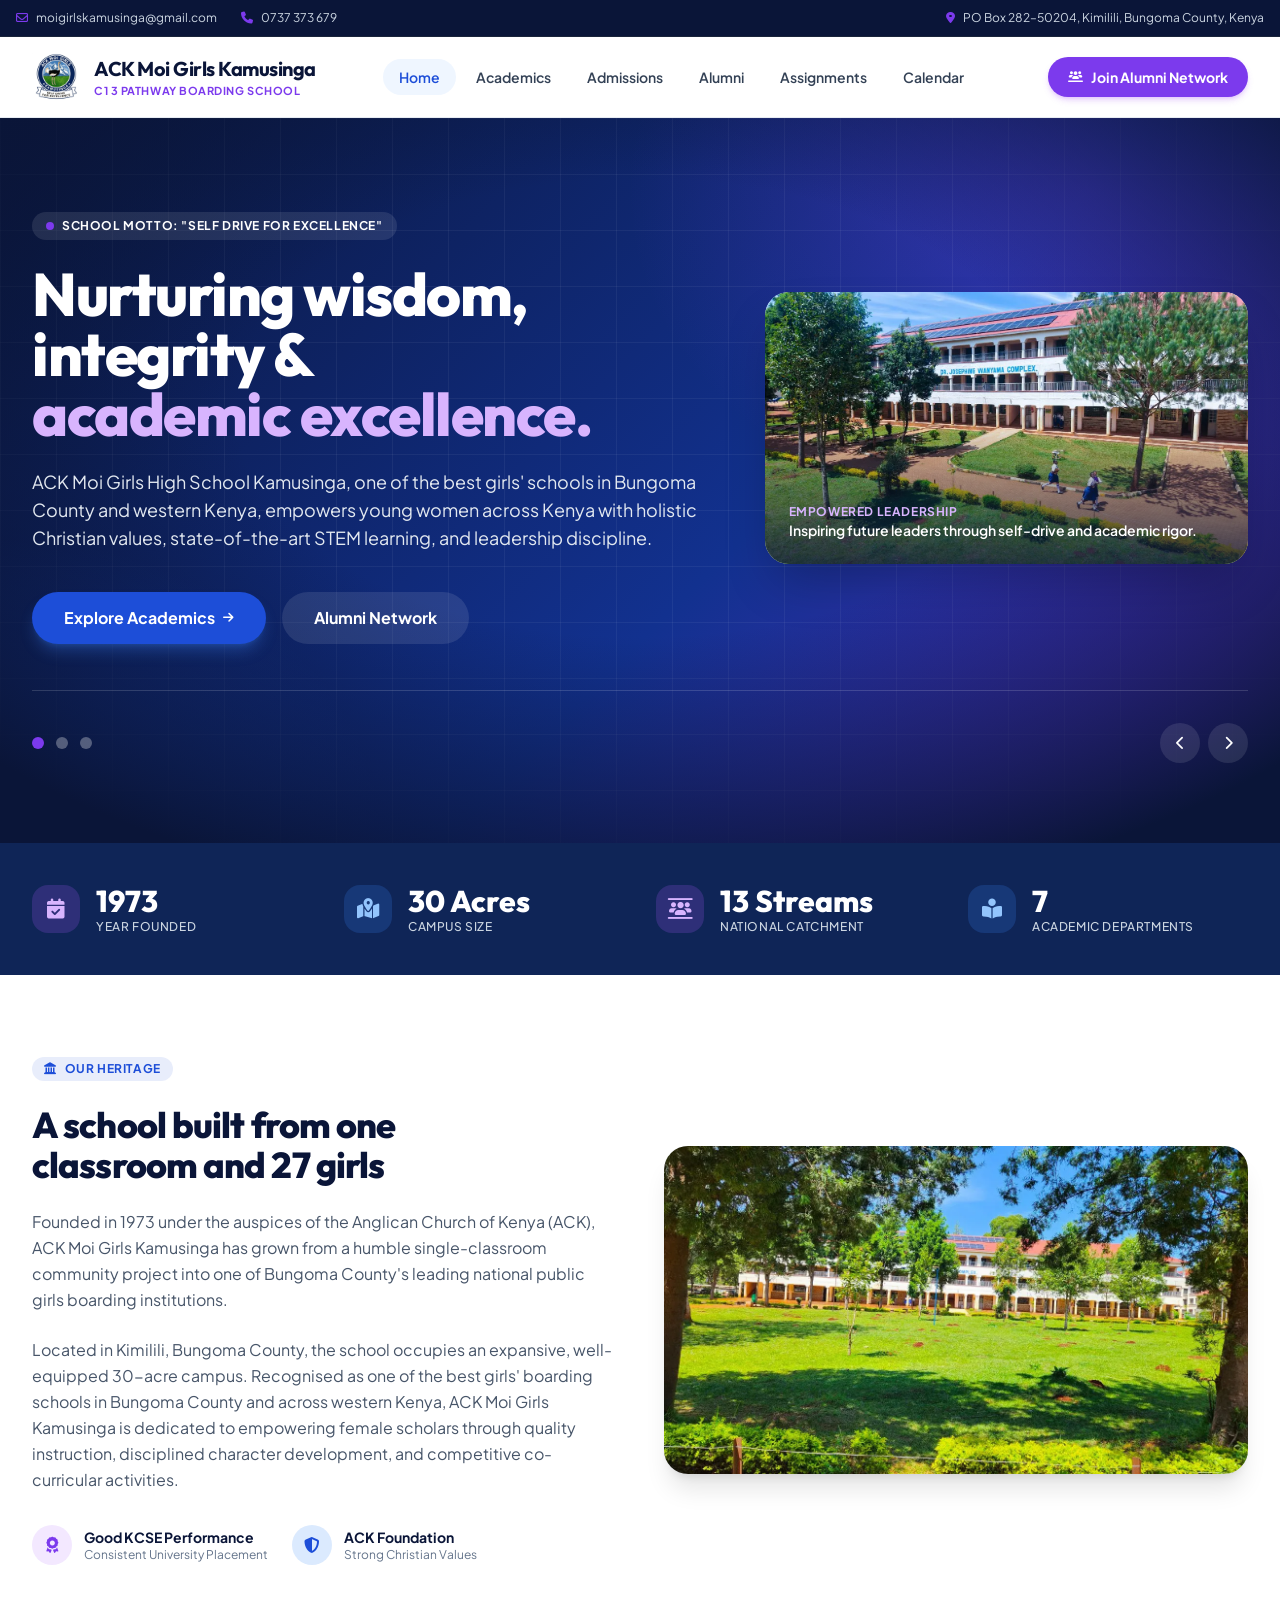
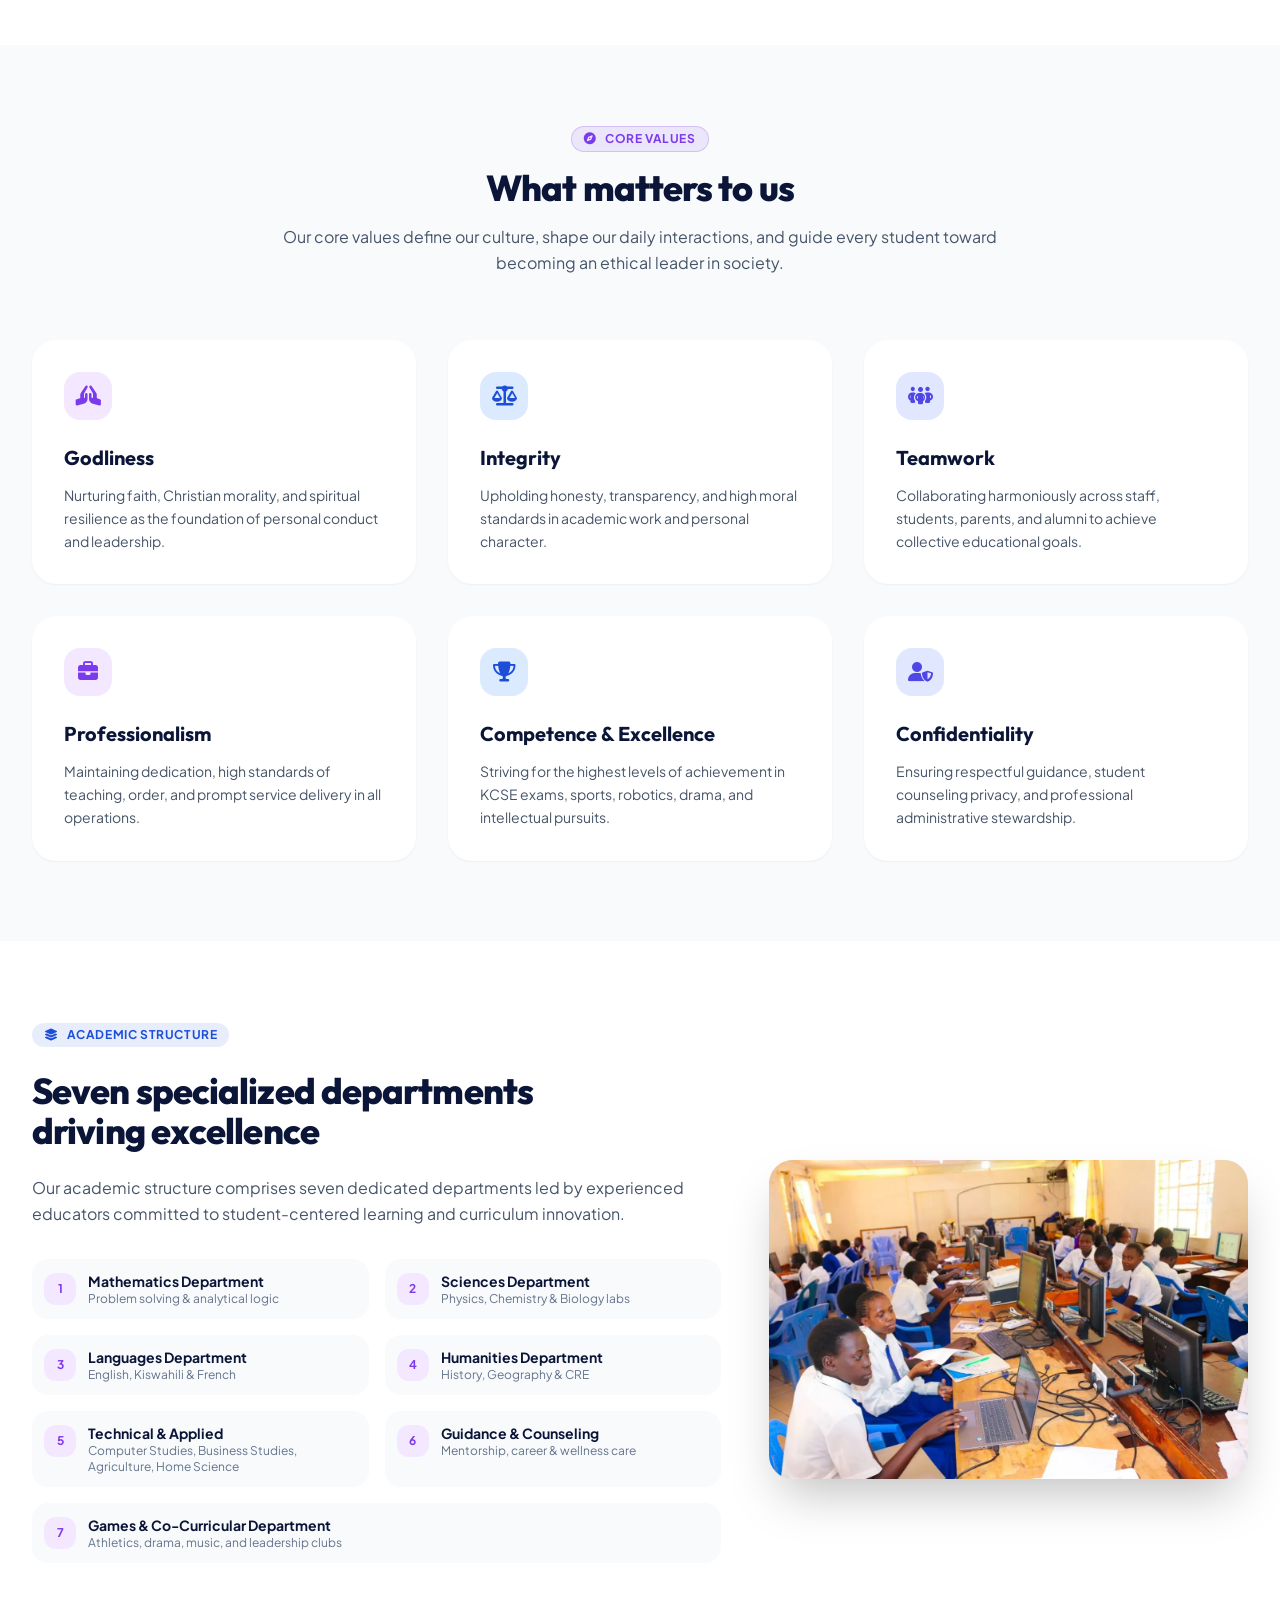
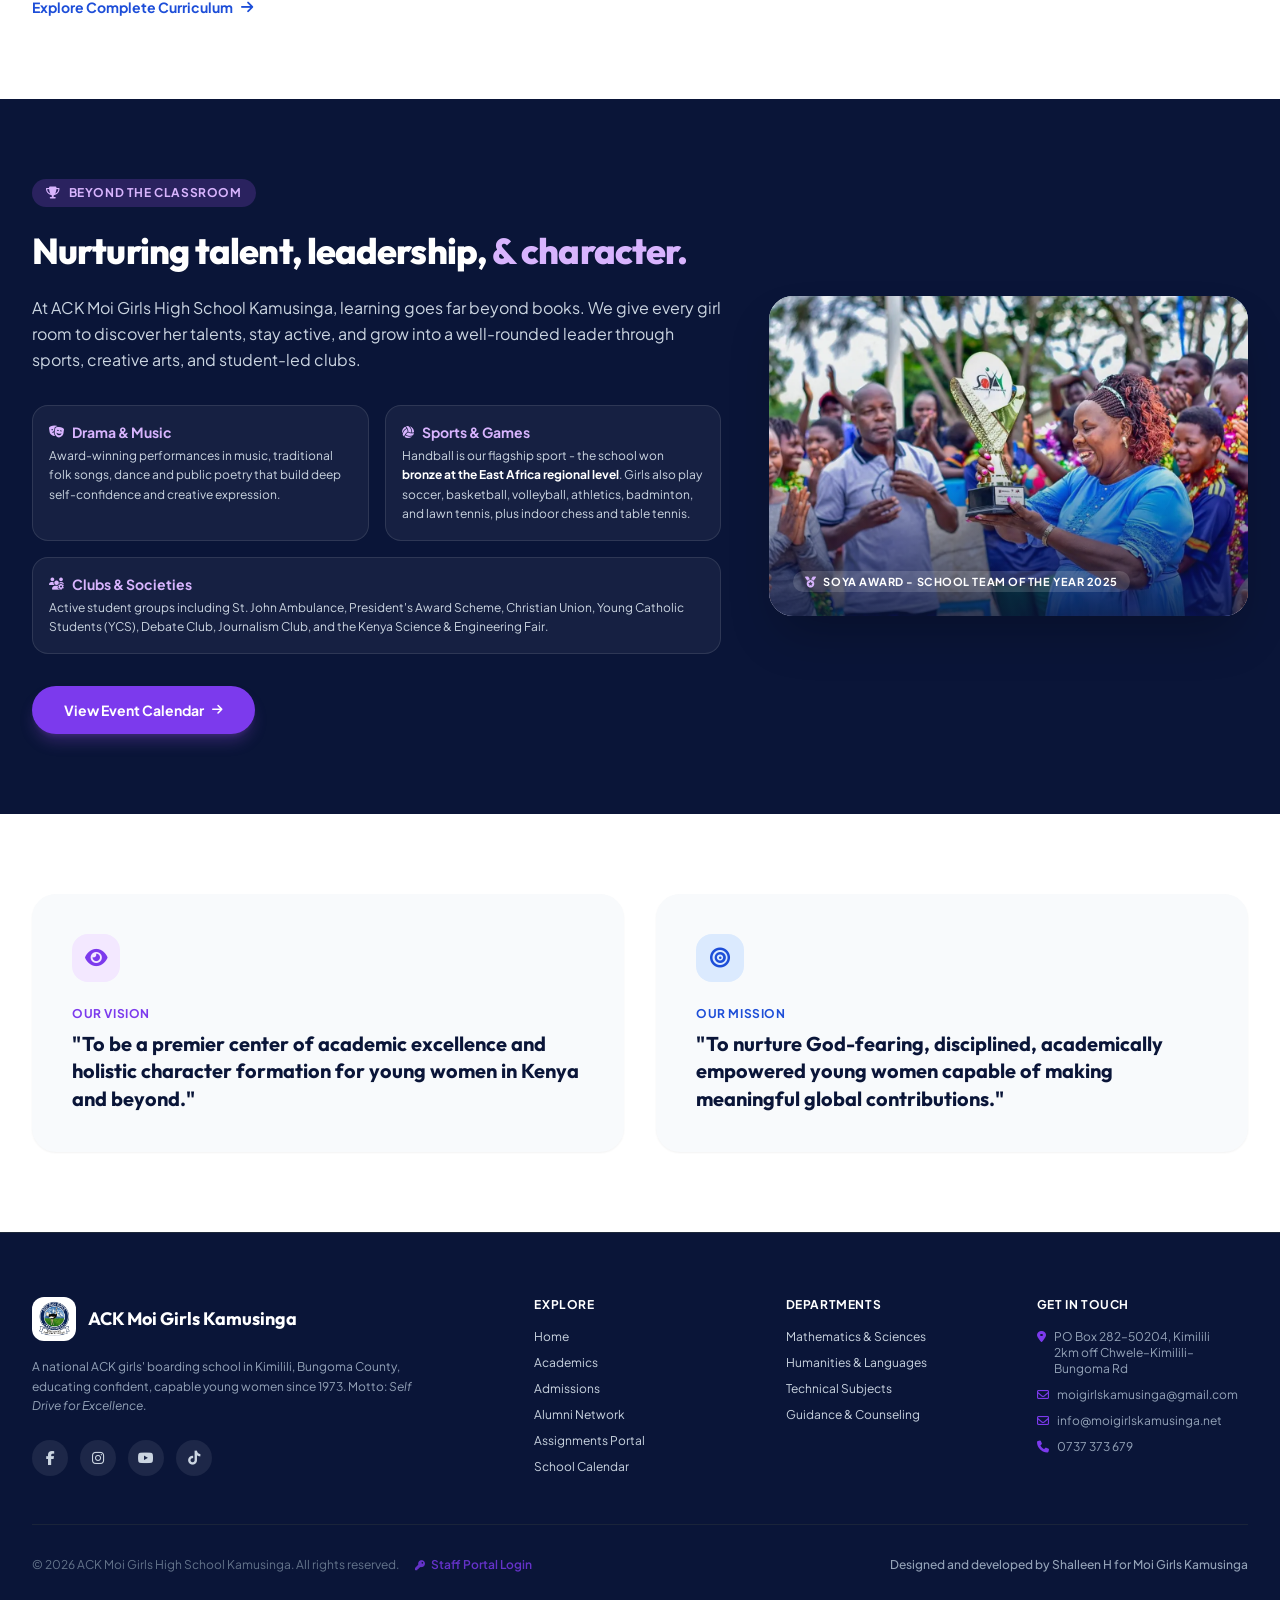
<file: index.html>
<!DOCTYPE html>
<html lang="en">
<head>
<meta charset="UTF-8">
<meta name="viewport" content="width=device-width, initial-scale=1.0">
<title>ACK Moi Girls Kamusinga | One of the Best Girls' Schools in Bungoma County</title>
<meta name="description" content="One of the best girls' schools in Bungoma County and western Kenya: ACK Moi Girls High School Kamusinga offers STEM, Social Sciences and Arts &amp; Sports Science pathways.">
<meta name="keywords" content="ACK Moi Girls Kamusinga, Moi Girls High School Kamusinga, Kamusinga Girls, Best Girls Schools in Bungoma County, Best Girls Schools in Western Kenya,Bungoma Top Girls School, Kenya National High Schools, girls schools in western Kenya, girls schools in Bungoma county, well equipped girls school Kenya, leading girls boarding school Bungoma, top girls secondary schools western Kenya">
<link rel="canonical" href="https://www.moigirlskamusinga.net/">

<!-- Social sharing -->
<meta property="og:type" content="website">
<meta property="og:site_name" content="ACK Moi Girls High School Kamusinga">
<meta property="og:title" content="ACK Moi Girls Kamusinga | One of the Best Girls' Schools in Bungoma County">
<meta property="og:description" content="One of the best girls' schools in Bungoma County and western Kenya: ACK Moi Girls High School Kamusinga offers STEM, Social Sciences and Arts &amp; Sports Science pathways.">
<meta property="og:image" content="https://www.moigirlskamusinga.net/images/photos/og-image.jpg">
<meta name="twitter:card" content="summary_large_image">
<meta name="theme-color" content="#0A1538">
<link rel="icon" href="images/logo.webp" type="image/svg+xml">

<!-- Fonts & icons -->
<link rel="preconnect" href="https://fonts.googleapis.com">
<link rel="preconnect" href="https://fonts.gstatic.com" crossorigin>
<link href="https://fonts.googleapis.com/css2?family=Plus+Jakarta+Sans:wght@300;400;500;600;700;800&family=Outfit:wght@400;500;600;700;800&display=swap" rel="stylesheet">
<link rel="stylesheet" href="assets/fontawesome/css/all.min.css">

<!-- Tailwind: precompiled static stylesheet (colours & fonts still set in assets/site-config.js,
     which is now only a reference doc + the source the build reads from) -->
<link rel="stylesheet" href="assets/tailwind.css">
<link rel="stylesheet" href="assets/site.css">
<script src="assets/site.js"></script>
<script type="application/ld+json">
{"@context":"https://schema.org","@type":"School","name":"ACK Moi Girls High School Kamusinga",
 "description":"National extra-county girls' boarding secondary school in Kimilili, Bungoma, Kenya, founded in 1973 under Anglican Church of Kenya values.",
 "foundingDate":"1973","slogan":"Self Drive for Excellence","knowsAbout":["STEM education","CBC senior school pathways","Girls' boarding school education"],"email":"moigirlskamusinga@gmail.com","telephone":"+254737373679",
 "url":"https://www.moigirlskamusinga.net/","logo":"https://www.moigirlskamusinga.net/images/crest.svg",
 "address":{"@type":"PostalAddress","postOfficeBoxNumber":"282-50204","addressLocality":"Kimilili","addressRegion":"Bungoma County","addressCountry":"KE"},
 "areaServed":["Bungoma County","Western Kenya","Kenya"]}
</script>
</head>
<body class="antialiased text-slate-800 flex flex-col min-h-screen">

<!-- Top Utility Bar -->
<div class="bg-brand-navyDark text-slate-300 text-xs py-2.5 px-4 border-b border-slate-800/80">
  <div class="max-w-7xl mx-auto flex flex-col sm:flex-row justify-between items-center gap-2">
    <div class="flex items-center space-x-6">
      <a href="mailto:moigirlskamusinga@gmail.com" class="hover:text-white transition-colors flex items-center gap-2"><i class="fa-regular fa-envelope text-brand-purple"></i>moigirlskamusinga@gmail.com</a>
      <a href="tel:+254737373679" class="hover:text-white transition-colors flex items-center gap-2"><i class="fa-solid fa-phone text-brand-purple"></i>0737 373 679</a>
    </div>
    <div class="flex items-center gap-2 text-slate-300"><i class="fa-solid fa-location-dot text-brand-purple"></i><span>PO Box 282–50204, Kimilili, Bungoma County, Kenya</span></div>
  </div>
</div>

<!-- Header Navigation -->
<header class="sticky top-0 z-50 glass-header border-b border-slate-200/80 shadow-sm">
  <div class="max-w-7xl mx-auto px-4 sm:px-6 lg:px-8">
    <div class="flex items-center justify-between h-20">
      <a href="index.html" class="flex items-center gap-3.5 group">
        <img src="images/logo.webp" alt="ACK Moi Girls High School Kamusinga crest" width="48" height="48" class="w-12 h-12 object-contain">
        <div class="flex flex-col">
          <span class="font-display font-bold text-lg md:text-xl text-brand-navyDark tracking-tight group-hover:text-brand-blue transition-colors">ACK Moi Girls Kamusinga</span>
          <span class="text-[11px] font-bold uppercase tracking-wider text-brand-purple">C1 3 Pathway Boarding School</span>
        </div>
      </a>
      <nav class="hidden lg:flex items-center space-x-1" aria-label="Primary Navigation">
        <a href="index.html" aria-current="page" class="px-4 py-2 rounded-full text-sm font-semibold text-brand-blue bg-blue-50">Home</a><a href="academics.html" class="px-4 py-2 rounded-full text-sm font-semibold text-slate-700 hover:text-brand-blue hover:bg-slate-50 transition-colors">Academics</a><a href="admissions.html" class="px-4 py-2 rounded-full text-sm font-semibold text-slate-700 hover:text-brand-blue hover:bg-slate-50 transition-colors">Admissions</a><a href="alumni.html" class="px-4 py-2 rounded-full text-sm font-semibold text-slate-700 hover:text-brand-purple hover:bg-slate-50 transition-colors">Alumni</a><a href="assignments.html" class="px-4 py-2 rounded-full text-sm font-semibold text-slate-700 hover:text-brand-blue hover:bg-slate-50 transition-colors">Assignments</a><a href="calendar.html" class="px-4 py-2 rounded-full text-sm font-semibold text-slate-700 hover:text-brand-blue hover:bg-slate-50 transition-colors">Calendar</a>
      </nav>
      <div class="flex items-center space-x-4">
        <a href="alumni.html#register" class="hidden sm:inline-flex items-center justify-center px-5 py-2.5 rounded-full text-sm font-bold text-white bg-brand-purple hover:bg-brand-purpleHover transition-all shadow-md shadow-purple-500/25">
          <i class="fa-solid fa-users-line mr-2 text-xs"></i>Join Alumni Network
        </a>
        <button id="nav-toggle" class="lg:hidden p-2.5 rounded-xl text-slate-700 hover:bg-slate-100 focus:outline-none" aria-label="Toggle navigation menu" aria-expanded="false" aria-controls="mobile-menu">
          <i id="nav-icon" class="fa-solid fa-bars text-xl"></i>
        </button>
      </div>
    </div>
  </div>
  <div id="mobile-menu" class="hidden lg:hidden bg-white border-b border-slate-200 px-4 pt-2 pb-6 space-y-2 shadow-xl">
    <a href="index.html" aria-current="page" class="block px-4 py-3 rounded-xl text-base font-semibold text-brand-blue bg-blue-50">Home</a><a href="academics.html" class="block px-4 py-3 rounded-xl text-base font-semibold text-slate-700 hover:bg-slate-50">Academics</a><a href="admissions.html" class="block px-4 py-3 rounded-xl text-base font-semibold text-slate-700 hover:bg-slate-50">Admissions</a><a href="alumni.html" class="block px-4 py-3 rounded-xl text-base font-semibold text-slate-700 hover:bg-slate-50">Alumni</a><a href="assignments.html" class="block px-4 py-3 rounded-xl text-base font-semibold text-slate-700 hover:bg-slate-50">Assignments</a><a href="calendar.html" class="block px-4 py-3 rounded-xl text-base font-semibold text-slate-700 hover:bg-slate-50">Calendar</a>
    <div class="pt-2"><a href="alumni.html#register" class="block w-full text-center py-3 rounded-full font-bold text-white bg-brand-purple hover:bg-brand-purpleHover shadow">Join Alumni Network</a></div>
  </div>
</header>

<main class="flex-grow">


  <!-- HERO CAROUSEL SECTION -->
  <section class="relative bg-brand-navyDark text-white py-12 lg:py-20 overflow-hidden hero-gradient hero-grid">
    <div class="max-w-7xl mx-auto px-4 sm:px-6 lg:px-8 relative z-10">
      
      <!-- Hero Carousel Wrapper -->
      <div id="hero-carousel" class="relative min-h-[460px] flex items-center">
        
        <!-- SLIDE 1 -->
        <div class="hero-slide active slide-panel w-full grid lg:grid-cols-12 gap-10 items-center">
          <div class="lg:col-span-7 space-y-6">
            <div class="inline-flex items-center gap-2 px-3.5 py-1.5 rounded-full bg-white/10 backdrop-blur-md text-white text-xs font-bold tracking-wider uppercase">
              <span class="w-2 h-2 rounded-full bg-brand-purple animate-ping"></span>
              School Motto: "Self Drive for Excellence"
            </div>
            <h1 class="font-display text-4xl sm:text-5xl lg:text-6xl font-extrabold tracking-tight text-white leading-[1.15]">
              Nurturing wisdom, integrity & <span class="text-purple-300">academic excellence.</span>
            </h1>
            <p class="text-slate-200 text-base sm:text-lg leading-relaxed max-w-2xl font-normal">
              ACK Moi Girls High School Kamusinga, one of the best girls' schools in Bungoma County and western Kenya, empowers young women across Kenya with holistic Christian values, state-of-the-art STEM learning, and leadership discipline.
            </p>
            <div class="pt-4 flex flex-wrap gap-4 items-center">
              <a href="academics.html" class="px-8 py-3.5 rounded-full text-base font-bold bg-brand-blue hover:bg-brand-blueHover text-white transition-all shadow-lg shadow-blue-500/30 flex items-center gap-2">
                Explore Academics <i class="fa-solid fa-arrow-right text-xs"></i>
              </a>
              <a href="alumni.html" class="px-8 py-3.5 rounded-full text-base font-bold text-white bg-white/10 hover:bg-white/20 backdrop-blur-md transition-all">
                Alumni Network
              </a>
            </div>
          </div>
          <div class="lg:col-span-5">
            <div class="photo rounded-3xl overflow-hidden shadow-2xl group">
              <img src="images/photos/heritage (1).webp" alt="Students in modern learning environment" width="1600" height="1200" loading="eager" decoding="async" fetchpriority="high" class="w-full h-[420px] object-cover group-hover:scale-105 transition-transform duration-700">
              <div class="absolute inset-0 bg-gradient-to-t from-brand-navyDark/80 via-transparent to-transparent"></div>
              <div class="absolute bottom-6 left-6 right-6">
                <p class="text-xs font-bold uppercase tracking-wider text-purple-300">Empowered Leadership</p>
                <p class="text-sm font-semibold">Inspiring future leaders through self-drive and academic rigor.</p>
              </div>
            </div>
          </div>
        </div>

        <!-- SLIDE 2 -->
        <div class="hero-slide hidden slide-panel w-full grid lg:grid-cols-12 gap-10 items-center">
          <div class="lg:col-span-7 space-y-6">
            <div class="inline-flex items-center gap-2 px-3.5 py-1.5 rounded-full bg-white/10 backdrop-blur-md text-white text-xs font-bold tracking-wider uppercase">
              <span class="w-2 h-2 rounded-full bg-brand-blue"></span>
              STEM & Innovation Focus
            </div>
            <h1 class="font-display text-4xl sm:text-5xl lg:text-6xl font-extrabold tracking-tight text-white leading-[1.15]">
              State-of-the-art laboratories & <span class="text-purple-300">digital learning.</span>
            </h1>
            <p class="text-slate-200 text-base sm:text-lg leading-relaxed max-w-2xl font-normal">
              Equipping students with modern ICT skills, practical science education, and critical problem-solving capabilities required for 21st-century careers.
            </p>
            <div class="pt-4 flex flex-wrap gap-4 items-center">
              <a href="assignments.html" class="px-8 py-3.5 rounded-full text-base font-bold bg-brand-purple hover:bg-brand-purpleHover text-white transition-all shadow-lg shadow-purple-500/30 flex items-center gap-2">
                Learning Resources <i class="fa-solid fa-laptop-code text-xs"></i>
              </a>
              <a href="#contact-info" class="px-8 py-3.5 rounded-full text-base font-bold text-white bg-white/10 hover:bg-white/20 backdrop-blur-md transition-all">
                Admissions & Contact Us
              </a>
            </div>
          </div>
          <div class="lg:col-span-5">
            <div class="photo rounded-3xl overflow-hidden shadow-2xl group">
              <img src="images/photos/herro2 (1).webp" alt="Science Laboratory Practical Work" width="1600" height="1200" loading="eager" decoding="async" class="w-full h-[420px] object-cover group-hover:scale-105 transition-transform duration-700">
              <div class="absolute inset-0 bg-gradient-to-t from-brand-navyDark/80 via-transparent to-transparent"></div>
              <div class="absolute bottom-6 left-6 right-6">
                <p class="text-xs font-bold uppercase tracking-wider text-purple-300">Hands-on STEM Curriculum</p>
                <p class="text-sm font-semibold">Fostering inquiry, research, and scientific discovery.</p>
              </div>
            </div>
          </div>
        </div>

        <!-- SLIDE 3 -->
        <div class="hero-slide hidden slide-panel w-full grid lg:grid-cols-12 gap-10 items-center">
          <div class="lg:col-span-7 space-y-6">
            <div class="inline-flex items-center gap-2 px-3.5 py-1.5 rounded-full bg-white/10 backdrop-blur-md text-white text-xs font-bold tracking-wider uppercase">
              <span class="w-2 h-2 rounded-full bg-indigo-400"></span>
              Christian Character & Discipline
            </div>
            <h1 class="font-display text-4xl sm:text-5xl lg:text-6xl font-extrabold tracking-tight text-white leading-[1.15]">
              Grounded in faith, <span class="text-purple-300">guided by integrity.</span>
            </h1>
            <p class="text-slate-200 text-base sm:text-lg leading-relaxed max-w-2xl font-normal">
              Under the Anglican Church of Kenya, we cultivate spiritual growth, ethical leadership, mutual respect, and active community responsibility guided by our motto, <em>Self Drive for Excellence</em>.
            </p>
            <div class="pt-4 flex flex-wrap gap-4 items-center">
              <a href="calendar.html" class="px-8 py-3.5 rounded-full text-base font-bold bg-brand-blue hover:bg-brand-blueHover text-white transition-all shadow-lg flex items-center gap-2">
                School Calendar <i class="fa-solid fa-calendar-days text-xs"></i>
              </a>
            </div>
          </div>
          <div class="lg:col-span-5">
            <div class="photo rounded-3xl overflow-hidden shadow-2xl group">
              <img src="images/photos/hero3 (1).webp" alt="Campus library and quiet study" width="1600" height="1200" loading="eager" decoding="async" class="w-full h-[420px] object-cover group-hover:scale-105 transition-transform duration-700">
              <div class="absolute inset-0 bg-gradient-to-t from-brand-navyDark/80 via-transparent to-transparent"></div>
              <div class="absolute bottom-6 left-6 right-6">
                <p class="text-xs font-bold uppercase tracking-wider text-purple-300">Holistic Mentorship</p>
                <p class="text-sm font-semibold">Nurturing responsible citizens with strong moral values.</p>
              </div>
            </div>
          </div>
        </div>

      </div>

      <!-- Controls & Dots -->
      <div class="flex items-center justify-between pt-8 border-t border-white/15 mt-8">
        <div class="flex items-center space-x-3" id="hero-dots">
          <button class="dot-btn w-3 h-3 rounded-full bg-brand-purple transition-all" aria-label="Slide 1"></button>
          <button class="dot-btn w-3 h-3 rounded-full bg-white/30 hover:bg-white/60 transition-all" aria-label="Slide 2"></button>
          <button class="dot-btn w-3 h-3 rounded-full bg-white/30 hover:bg-white/60 transition-all" aria-label="Slide 3"></button>
        </div>
        <div class="flex items-center space-x-2">
          <button id="prev-slide" class="w-10 h-10 rounded-full bg-white/10 hover:bg-white/20 text-white flex items-center justify-center transition-colors" aria-label="Previous slide">
            <i class="fa-solid fa-chevron-left text-sm"></i>
          </button>
          <button id="next-slide" class="w-10 h-10 rounded-full bg-white/10 hover:bg-white/20 text-white flex items-center justify-center transition-colors" aria-label="Next slide">
            <i class="fa-solid fa-chevron-right text-sm"></i>
          </button>
        </div>
      </div>

    </div>
  </section>

  <!-- KEY STATS STRIP SECTION -->
  <section class="bg-brand-navyLight text-white py-10">
    <div class="max-w-7xl mx-auto px-4 sm:px-6 lg:px-8">
      <div class="grid grid-cols-2 lg:grid-cols-4 gap-8">
        
        <div class="flex items-center gap-4">
          <div class="w-12 h-12 rounded-2xl bg-purple-500/20 text-purple-300 flex items-center justify-center text-xl font-bold flex-shrink-0">
            <i class="fa-solid fa-calendar-check"></i>
          </div>
          <div>
            <div class="text-2xl sm:text-3xl font-extrabold font-display text-white">1973</div>
            <div class="text-xs text-slate-300 font-medium uppercase tracking-wider">Year Founded</div>
          </div>
        </div>

        <div class="flex items-center gap-4">
          <div class="w-12 h-12 rounded-2xl bg-blue-500/20 text-blue-300 flex items-center justify-center text-xl font-bold flex-shrink-0">
            <i class="fa-solid fa-map-location-dot"></i>
          </div>
          <div>
            <div class="text-2xl sm:text-3xl font-extrabold font-display text-white">30 Acres</div>
            <div class="text-xs text-slate-300 font-medium uppercase tracking-wider">Campus Size</div>
          </div>
        </div>

        <div class="flex items-center gap-4">
          <div class="w-12 h-12 rounded-2xl bg-purple-500/20 text-purple-300 flex items-center justify-center text-xl font-bold flex-shrink-0">
            <i class="fa-solid fa-users-between-lines"></i>
          </div>
          <div>
            <div class="text-2xl sm:text-3xl font-extrabold font-display text-white">13 Streams</div>
            <div class="text-xs text-slate-300 font-medium uppercase tracking-wider">National Catchment</div>
          </div>
        </div>

        <div class="flex items-center gap-4">
          <div class="w-12 h-12 rounded-2xl bg-blue-500/20 text-blue-300 flex items-center justify-center text-xl font-bold flex-shrink-0">
            <i class="fa-solid fa-book-open-reader"></i>
          </div>
          <div>
            <div class="text-2xl sm:text-3xl font-extrabold font-display text-white">7</div>
            <div class="text-xs text-slate-300 font-medium uppercase tracking-wider">Academic Departments</div>
          </div>
        </div>

      </div>
    </div>
  </section>

  <!-- HISTORY / ABOUT SECTION -->
  <section class="reveal py-20 bg-white">
    <div class="max-w-7xl mx-auto px-4 sm:px-6 lg:px-8">
      <div class="grid lg:grid-cols-12 gap-12 items-center">
        
        <!-- Left Text -->
        <div class="lg:col-span-6 space-y-6">
          <div class="inline-flex items-center gap-2 px-3 py-1 rounded-full badge-blue text-xs font-bold uppercase tracking-wider">
            <i class="fa-solid fa-landmark"></i> Our Heritage
          </div>

          <h2 class="text-3xl sm:text-4xl font-extrabold font-display text-brand-navyDark tracking-tight leading-tight">
            A school built from one classroom and 27 girls
          </h2>

          <p class="text-slate-600 text-base leading-relaxed">
            Founded in 1973 under the auspices of the Anglican Church of Kenya (ACK), ACK Moi Girls Kamusinga has grown from a humble single-classroom community project into one of Bungoma County's leading national public girls boarding institutions.
          </p>

          <p class="text-slate-600 text-base leading-relaxed">
            Located in Kimilili, Bungoma County, the school occupies an expansive, well-equipped 30-acre campus. Recognised as one of the best girls' boarding schools in Bungoma County and across western Kenya, ACK Moi Girls Kamusinga is dedicated to empowering female scholars through quality instruction, disciplined character development, and competitive co-curricular activities.
          </p>

          <div class="pt-2 flex items-center gap-6">
            <div class="flex items-center gap-3">
              <div class="w-10 h-10 rounded-full bg-purple-100 text-brand-purple flex items-center justify-center font-bold">
                <i class="fa-solid fa-award"></i>
              </div>
              <div>
                <h4 class="text-sm font-bold text-brand-navyDark">Good KCSE Performance</h4>
                <p class="text-xs text-slate-500">Consistent University Placement</p>
              </div>
            </div>
            <div class="flex items-center gap-3">
              <div class="w-10 h-10 rounded-full bg-blue-100 text-brand-blue flex items-center justify-center font-bold">
                <i class="fa-solid fa-shield-halved"></i>
              </div>
              <div>
                <h4 class="text-sm font-bold text-brand-navyDark">ACK Foundation</h4>
                <p class="text-xs text-slate-500">Strong Christian Values</p>
              </div>
            </div>
          </div>
        </div>

        <!-- Right Image (Borderless Photo Container) -->
        <div class="lg:col-span-6">
          <div class="photo rounded-3xl overflow-hidden shadow-xl">
            <img src="images/photos/heritage1 (1).webp" alt="ACK Moi Girls High School Kamusinga Campus Environment" width="1600" height="1200" loading="lazy" decoding="async" class="w-full h-[440px] object-cover hover:scale-105 transition-transform duration-700">
          </div>
        </div>

      </div>
    </div>
  </section>

  <!-- WHAT MATTERS TO US VALUES GRID SECTION -->
  <section class="reveal py-20 bg-brand-lightBg">
    <div class="max-w-7xl mx-auto px-4 sm:px-6 lg:px-8">
      
      <div class="max-w-3xl mx-auto text-center space-y-4 mb-16">
        <div class="inline-flex items-center gap-2 px-3 py-1 rounded-full badge-purple text-xs font-bold uppercase tracking-wider">
          <i class="fa-solid fa-compass"></i> Core Values
        </div>
        <h2 class="text-3xl sm:text-4xl font-extrabold font-display text-brand-navyDark tracking-tight">
          What matters to us
        </h2>
        <p class="text-slate-600 text-base leading-relaxed">
          Our core values define our culture, shape our daily interactions, and guide every student toward becoming an ethical leader in society.
        </p>
      </div>

      <div class="grid md:grid-cols-2 lg:grid-cols-3 gap-8">
        
        <!-- Value 1 -->
        <div class="bg-white p-8 rounded-3xl shadow-sm hover:shadow-corporate transition-all duration-300">
          <div class="w-12 h-12 rounded-2xl bg-purple-100 text-brand-purple flex items-center justify-center text-xl mb-6 font-bold">
            <i class="fa-solid fa-hands-praying"></i>
          </div>
          <h3 class="text-xl font-bold font-display text-brand-navyDark mb-3">Godliness</h3>
          <p class="text-slate-600 text-sm leading-relaxed">Nurturing faith, Christian morality, and spiritual resilience as the foundation of personal conduct and leadership.</p>
        </div>

        <!-- Value 2 -->
        <div class="bg-white p-8 rounded-3xl shadow-sm hover:shadow-corporate transition-all duration-300">
          <div class="w-12 h-12 rounded-2xl bg-blue-100 text-brand-blue flex items-center justify-center text-xl mb-6 font-bold">
            <i class="fa-solid fa-scale-balanced"></i>
          </div>
          <h3 class="text-xl font-bold font-display text-brand-navyDark mb-3">Integrity</h3>
          <p class="text-slate-600 text-sm leading-relaxed">Upholding honesty, transparency, and high moral standards in academic work and personal character.</p>
        </div>

        <!-- Value 3 -->
        <div class="bg-white p-8 rounded-3xl shadow-sm hover:shadow-corporate transition-all duration-300">
          <div class="w-12 h-12 rounded-2xl bg-indigo-100 text-indigo-600 flex items-center justify-center text-xl mb-6 font-bold">
            <i class="fa-solid fa-people-group"></i>
          </div>
          <h3 class="text-xl font-bold font-display text-brand-navyDark mb-3">Teamwork</h3>
          <p class="text-slate-600 text-sm leading-relaxed">Collaborating harmoniously across staff, students, parents, and alumni to achieve collective educational goals.</p>
        </div>

        <!-- Value 4 -->
        <div class="bg-white p-8 rounded-3xl shadow-sm hover:shadow-corporate transition-all duration-300">
          <div class="w-12 h-12 rounded-2xl bg-purple-100 text-brand-purple flex items-center justify-center text-xl mb-6 font-bold">
            <i class="fa-solid fa-briefcase"></i>
          </div>
          <h3 class="text-xl font-bold font-display text-brand-navyDark mb-3">Professionalism</h3>
          <p class="text-slate-600 text-sm leading-relaxed">Maintaining dedication, high standards of teaching, order, and prompt service delivery in all operations.</p>
        </div>

        <!-- Value 5 -->
        <div class="bg-white p-8 rounded-3xl shadow-sm hover:shadow-corporate transition-all duration-300">
          <div class="w-12 h-12 rounded-2xl bg-blue-100 text-brand-blue flex items-center justify-center text-xl mb-6 font-bold">
            <i class="fa-solid fa-trophy"></i>
          </div>
          <h3 class="text-xl font-bold font-display text-brand-navyDark mb-3">Competence & Excellence</h3>
          <p class="text-slate-600 text-sm leading-relaxed">Striving for the highest levels of achievement in KCSE exams, sports, robotics, drama, and intellectual pursuits.</p>
        </div>

        <!-- Value 6 -->
        <div class="bg-white p-8 rounded-3xl shadow-sm hover:shadow-corporate transition-all duration-300">
          <div class="w-12 h-12 rounded-2xl bg-indigo-100 text-indigo-600 flex items-center justify-center text-xl mb-6 font-bold">
            <i class="fa-solid fa-user-shield"></i>
          </div>
          <h3 class="text-xl font-bold font-display text-brand-navyDark mb-3">Confidentiality</h3>
          <p class="text-slate-600 text-sm leading-relaxed">Ensuring respectful guidance, student counseling privacy, and professional administrative stewardship.</p>
        </div>

      </div>

    </div>
  </section>

  <!-- 7 DEPARTMENTS SECTION -->
  <section class="reveal py-20 bg-white">
    <div class="max-w-7xl mx-auto px-4 sm:px-6 lg:px-8">
      
      <div class="grid lg:grid-cols-12 gap-12 items-center">
        
        <!-- Left Content -->
        <div class="lg:col-span-7 space-y-6">
          <div class="inline-flex items-center gap-2 px-3 py-1 rounded-full badge-blue text-xs font-bold uppercase tracking-wider">
            <i class="fa-solid fa-layer-group"></i> Academic Structure
          </div>

          <h2 class="text-3xl sm:text-4xl font-extrabold font-display text-brand-navyDark tracking-tight">
            Seven specialized departments driving excellence
          </h2>

          <p class="text-slate-600 text-base leading-relaxed">
            Our academic structure comprises seven dedicated departments led by experienced educators committed to student-centered learning and curriculum innovation.
          </p>

          <div class="grid sm:grid-cols-2 gap-4 pt-2">
            
            <div class="flex items-start gap-3 p-3 rounded-2xl bg-brand-lightBg">
              <div class="w-8 h-8 rounded-xl bg-purple-100 text-brand-purple flex items-center justify-center font-bold text-xs flex-shrink-0 mt-0.5">1</div>
              <div>
                <h4 class="text-sm font-bold text-brand-navyDark">Mathematics Department</h4>
                <p class="text-xs text-slate-500">Problem solving & analytical logic</p>
              </div>
            </div>

            <div class="flex items-start gap-3 p-3 rounded-2xl bg-brand-lightBg">
              <div class="w-8 h-8 rounded-xl bg-purple-100 text-brand-purple flex items-center justify-center font-bold text-xs flex-shrink-0 mt-0.5">2</div>
              <div>
                <h4 class="text-sm font-bold text-brand-navyDark">Sciences Department</h4>
                <p class="text-xs text-slate-500">Physics, Chemistry & Biology labs</p>
              </div>
            </div>

            <div class="flex items-start gap-3 p-3 rounded-2xl bg-brand-lightBg">
              <div class="w-8 h-8 rounded-xl bg-purple-100 text-brand-purple flex items-center justify-center font-bold text-xs flex-shrink-0 mt-0.5">3</div>
              <div>
                <h4 class="text-sm font-bold text-brand-navyDark">Languages Department</h4>
                <p class="text-xs text-slate-500">English, Kiswahili & French</p>
              </div>
            </div>

            <div class="flex items-start gap-3 p-3 rounded-2xl bg-brand-lightBg">
              <div class="w-8 h-8 rounded-xl bg-purple-100 text-brand-purple flex items-center justify-center font-bold text-xs flex-shrink-0 mt-0.5">4</div>
              <div>
                <h4 class="text-sm font-bold text-brand-navyDark">Humanities Department</h4>
                <p class="text-xs text-slate-500">History, Geography & CRE</p>
              </div>
            </div>

            <div class="flex items-start gap-3 p-3 rounded-2xl bg-brand-lightBg">
              <div class="w-8 h-8 rounded-xl bg-purple-100 text-brand-purple flex items-center justify-center font-bold text-xs flex-shrink-0 mt-0.5">5</div>
              <div>
                <h4 class="text-sm font-bold text-brand-navyDark">Technical & Applied</h4>
                <p class="text-xs text-slate-500">Computer Studies, Business Studies, Agriculture, Home Science</p>
              </div>
            </div>

            <div class="flex items-start gap-3 p-3 rounded-2xl bg-brand-lightBg">
              <div class="w-8 h-8 rounded-xl bg-purple-100 text-brand-purple flex items-center justify-center font-bold text-xs flex-shrink-0 mt-0.5">6</div>
              <div>
                <h4 class="text-sm font-bold text-brand-navyDark">Guidance & Counseling</h4>
                <p class="text-xs text-slate-500">Mentorship, career & wellness care</p>
              </div>
            </div>

            <div class="sm:col-span-2 flex items-start gap-3 p-3 rounded-2xl bg-brand-lightBg">
              <div class="w-8 h-8 rounded-xl bg-purple-100 text-brand-purple flex items-center justify-center font-bold text-xs flex-shrink-0 mt-0.5">7</div>
              <div>
                <h4 class="text-sm font-bold text-brand-navyDark">Games & Co-Curricular Department</h4>
                <p class="text-xs text-slate-500">Athletics, drama, music, and leadership clubs</p>
              </div>
            </div>

          </div>

          <div class="pt-2">
            <a href="academics.html" class="inline-flex items-center gap-2 text-sm font-bold text-brand-blue hover:text-brand-blueHover">
              Explore Complete Curriculum <i class="fa-solid fa-arrow-right"></i>
            </a>
          </div>

        </div>

        <!-- Right Image (Borderless) -->
        <div class="lg:col-span-5">
          <div class="photo rounded-3xl overflow-hidden shadow-2xl">
            <img src="images/photos/aca-stru (1).webp" alt="Technical & Home Science skills training" width="1400" height="1400" loading="lazy" decoding="async" class="w-full h-[500px] object-cover hover:scale-105 transition-transform duration-700">
          </div>
        </div>

      </div>

    </div>
  </section>

  <!-- CO-CURRICULAR & TALENT DEVELOPMENT SECTION -->
<section class="reveal py-20 bg-brand-navyDark text-white relative overflow-hidden">
  <div class="max-w-7xl mx-auto px-4 sm:px-6 lg:px-8 relative z-10">
    <div class="grid lg:grid-cols-12 gap-12 items-center">
      
      <div class="lg:col-span-7 space-y-6">
        <div class="inline-flex items-center gap-2 px-3.5 py-1.5 rounded-full bg-purple-500/20 text-purple-300 text-xs font-bold uppercase tracking-wider">
          <i class="fa-solid fa-trophy"></i> Beyond The Classroom
        </div>

        <h2 class="text-3xl sm:text-4xl font-extrabold font-display tracking-tight text-white leading-tight">
          Nurturing talent, leadership, <span class="text-purple-300">&amp; character.</span>
        </h2>

        <p class="text-slate-300 text-base leading-relaxed">
          At ACK Moi Girls High School Kamusinga, learning goes far beyond books. We give every girl room to discover her talents, stay active, and grow into a well-rounded leader through sports, creative arts, and student-led clubs.
        </p>

        <!-- Detailed Activities Grid -->
        <div class="grid sm:grid-cols-2 gap-4 pt-2">
          
          <div class="bg-white/5 p-4 rounded-2xl border border-white/10">
            <div class="flex items-center gap-2 text-purple-300 font-bold text-sm mb-1">
              <i class="fa-solid fa-masks-theater text-xs"></i> Drama &amp; Music
            </div>
            <p class="text-slate-300 text-xs leading-relaxed">
              Award-winning performances in music, traditional folk songs, dance and public poetry that build deep self-confidence and creative expression.
            </p>
          </div>

          <div class="bg-white/5 p-4 rounded-2xl border border-white/10">
            <div class="flex items-center gap-2 text-purple-300 font-bold text-sm mb-1">
              <i class="fa-solid fa-volleyball text-xs"></i> Sports &amp; Games
            </div>
            <p class="text-slate-300 text-xs leading-relaxed">
              Handball is our flagship sport - the school won <strong class="text-white">bronze at the East Africa regional level</strong>. Girls also play soccer, basketball, volleyball, athletics, badminton, and lawn tennis, plus indoor chess and table tennis.
            </p>
          </div>

          <div class="bg-white/5 p-4 rounded-2xl border border-white/10 sm:col-span-2">
            <div class="flex items-center gap-2 text-purple-300 font-bold text-sm mb-1">
              <i class="fa-solid fa-users-gear text-xs"></i> Clubs &amp; Societies
            </div>
            <p class="text-slate-300 text-xs leading-relaxed">
              Active student groups including St. John Ambulance, President's Award Scheme, Christian Union, Young Catholic Students (YCS), Debate Club, Journalism Club, and the Kenya Science &amp; Engineering Fair.
            </p>
          </div>

        </div>

        <div class="pt-2 flex flex-wrap gap-4 items-center">
          <a href="calendar.html" class="px-8 py-3.5 rounded-full text-sm font-bold bg-brand-purple hover:bg-brand-purpleHover text-white transition-all shadow-lg shadow-purple-500/25 flex items-center gap-2">
            View Event Calendar <i class="fa-solid fa-arrow-right text-xs"></i>
          </a>
          <!-- <a href="calendar.html" class="px-8 py-3.5 rounded-full text-sm font-bold text-white bg-white/10 hover:bg-white/20 backdrop-blur-md transition-all">
            View Event Calendar
          </a> -->
        </div>
      </div>

      <div class="lg:col-span-5">
        <div class="photo rounded-3xl overflow-hidden shadow-2xl">
          <img src="images/photos/sports (1).webp" alt="SOYA Award - School Team of the Year 2025" width="1400" height="1400" loading="lazy" decoding="async" class="w-full h-[420px] object-cover">
          <div class="absolute inset-0 bg-gradient-to-t from-brand-navyDark/80 via-transparent to-transparent"></div>
          <div class="absolute bottom-6 left-6 right-6">
            <span class="text-[11px] font-bold uppercase tracking-wider bg-white/15 backdrop-blur-md px-3 py-1 rounded-full text-white"><i class="fa-solid fa-medal text-purple-300 mr-1"></i> SOYA Award - School Team of the Year 2025</span>
          </div>
        </div>
      </div>

    </div>
  </div>
</section>

  <!-- VISION & MISSION BLOCK QUOTES -->
  <section class="reveal py-20 bg-white">
    <div class="max-w-7xl mx-auto px-4 sm:px-6 lg:px-8">
      <div class="grid md:grid-cols-2 gap-8">
        
        <!-- Vision -->
        <div class="bg-brand-lightBg p-8 sm:p-10 rounded-3xl shadow-sm relative overflow-hidden">
          <div class="w-12 h-12 rounded-2xl bg-purple-100 text-brand-purple flex items-center justify-center text-xl mb-6 font-bold">
            <i class="fa-solid fa-eye"></i>
          </div>
          <span class="text-xs font-bold uppercase tracking-wider text-brand-purple block mb-2">Our Vision</span>
          <blockquote class="text-xl font-bold font-display text-brand-navyDark leading-snug">
            "To be a premier center of academic excellence and holistic character formation for young women in Kenya and beyond."
          </blockquote>
        </div>

        <!-- Mission -->
        <div class="bg-brand-lightBg p-8 sm:p-10 rounded-3xl shadow-sm relative overflow-hidden">
          <div class="w-12 h-12 rounded-2xl bg-blue-100 text-brand-blue flex items-center justify-center text-xl mb-6 font-bold">
            <i class="fa-solid fa-bullseye"></i>
          </div>
          <span class="text-xs font-bold uppercase tracking-wider text-brand-blue block mb-2">Our Mission</span>
          <blockquote class="text-xl font-bold font-display text-brand-navyDark leading-snug">
            "To nurture God-fearing, disciplined, academically empowered young women capable of making meaningful global contributions."
          </blockquote>
        </div>

      </div>
    </div>
  </section>

  <!-- AROUND THE SCHOOL GALLERY GRID (Borderless photos) -->
  <!-- <section class="reveal py-20 bg-brand-lightBg">
    <div class="max-w-7xl mx-auto px-4 sm:px-6 lg:px-8">
      
      <div class="max-w-3xl mx-auto text-center space-y-4 mb-12">
        <div class="inline-flex items-center gap-2 px-3 py-1 rounded-full badge-blue text-xs font-bold uppercase tracking-wider">
          <i class="fa-solid fa-camera"></i> Campus Life
        </div>
        <h2 class="text-3xl sm:text-4xl font-extrabold font-display text-brand-navyDark tracking-tight">
          Around the school
        </h2>
        <p class="text-slate-600 text-base leading-relaxed">
          Take a look into daily student life, modern academic facilities, and vibrant co-curricular activities at ACK Moi Girls Kamusinga.
        </p>
      </div>

      <div class="grid sm:grid-cols-2 lg:grid-cols-4 gap-6">
        
        <div class="photo rounded-3xl overflow-hidden shadow-md group">
          <img src="images/photos/gallery-1.jpg" alt="Students in modern library" width="1200" height="900" loading="lazy" decoding="async" class="w-full h-64 object-cover group-hover:scale-105 transition-transform duration-500">
        </div>

        <div class="photo rounded-3xl overflow-hidden shadow-md group">
          <img src="images/photos/gallery-2.jpg" alt="Computer ICT Center learning" width="1200" height="900" loading="lazy" decoding="async" class="w-full h-64 object-cover group-hover:scale-105 transition-transform duration-500">
        </div>

        <div class="photo rounded-3xl overflow-hidden shadow-md group">
          <img src="images/photos/gallery-3.jpg" alt="Quiet academic reading space" width="1200" height="900" loading="lazy" decoding="async" class="w-full h-64 object-cover group-hover:scale-105 transition-transform duration-500">
        </div>

        <div class="photo rounded-3xl overflow-hidden shadow-md group">
          <img src="images/photos/gallery-4.jpg" alt="Campus grounds and facilities" width="1200" height="900" loading="lazy" decoding="async" class="w-full h-64 object-cover group-hover:scale-105 transition-transform duration-500">
        </div>

      </div>

    </div>
  </section> -->


</main>

<!-- FOOTER -->
<footer id="contact-info" class="bg-brand-navyDark text-slate-300 text-sm border-t border-slate-800">
  <div class="max-w-7xl mx-auto px-4 sm:px-6 lg:px-8 pt-16 pb-8">
    <div class="grid grid-cols-1 md:grid-cols-2 lg:grid-cols-5 gap-10 pb-12 border-b border-slate-800/80">
      <div class="lg:col-span-2 space-y-4">
        <div class="flex items-center gap-3">
          <div class="w-11 h-11 rounded-xl bg-white p-1 flex items-center justify-center"><img src="images/logo.webp" alt="" width="36" height="36" class="max-h-full max-w-full"></div>
          <span class="font-display font-bold text-lg text-white">ACK Moi Girls Kamusinga</span>
        </div>
        <p class="text-slate-400 text-xs leading-relaxed max-w-sm">A national ACK girls' boarding school in Kimilili, Bungoma County, educating confident, capable young women since 1973. Motto: <em>Self Drive for Excellence</em>.</p>
        <div class="flex flex-wrap gap-3 pt-2">
          <a href="https://www.facebook.com/people/Moi-Girls-Kamusinga/100076113910541/" target="_blank" rel="noopener" aria-label="Moi Girls Kamusinga on Facebook" class="w-9 h-9 rounded-full flex items-center justify-center text-slate-300 hover:text-white transition-colors" style="background:rgba(255,255,255,.08)"><i class="fa-brands fa-facebook-f"></i></a>
          <a href="https://www.instagram.com/mgkamusinga/" target="_blank" rel="noopener" aria-label="Moi Girls Kamusinga on Instagram" class="w-9 h-9 rounded-full flex items-center justify-center text-slate-300 hover:text-white transition-colors" style="background:rgba(255,255,255,.08)"><i class="fa-brands fa-instagram"></i></a>
          <a href="https://www.youtube.com/@moigirlskamusinga" target="_blank" rel="noopener" aria-label="Moi Girls Kamusinga on YouTube" class="w-9 h-9 rounded-full flex items-center justify-center text-slate-300 hover:text-white transition-colors" style="background:rgba(255,255,255,.08)"><i class="fa-brands fa-youtube"></i></a>
          <a href="https://www.tiktok.com/@moi.girls.kamusinga" target="_blank" rel="noopener" aria-label="Moi Girls Kamusinga on TikTok" class="w-9 h-9 rounded-full flex items-center justify-center text-slate-300 hover:text-white transition-colors" style="background:rgba(255,255,255,.08)"><i class="fa-brands fa-tiktok"></i></a>
        </div>
      </div>
      <div>
        <h5 class="text-white font-bold text-xs uppercase tracking-wider mb-4">Explore</h5>
        <ul class="space-y-2.5 text-xs">
          <li><a href="/" class="hover:text-white transition-colors">Home</a></li>
          <li><a href="academics" class="hover:text-white transition-colors">Academics</a></li>
          <li><a href="admissions" class="hover:text-white transition-colors">Admissions</a></li>
          <li><a href="alumni" class="hover:text-white transition-colors">Alumni Network</a></li>
          <li><a href="assignments" class="hover:text-white transition-colors">Assignments Portal</a></li>
          <li><a href="calendar" class="hover:text-white transition-colors">School Calendar</a></li>
        </ul>
      </div>
      <div>
        <h5 class="text-white font-bold text-xs uppercase tracking-wider mb-4">Departments</h5>
        <ul class="space-y-2.5 text-xs">
          <li><a href="academics.html#sciences" class="hover:text-white transition-colors">Mathematics &amp; Sciences</a></li>
          <li><a href="academics.html#humanities" class="hover:text-white transition-colors">Humanities &amp; Languages</a></li>
          <li><a href="academics.html#technical" class="hover:text-white transition-colors">Technical Subjects</a></li>
          <li><a href="academics.html#careers" class="hover:text-white transition-colors">Guidance &amp; Counseling</a></li>
        </ul>
      </div>
      <div>
        <h5 class="text-white font-bold text-xs uppercase tracking-wider mb-4">Get in touch</h5>
        <div class="space-y-2.5 text-xs text-slate-400">
          <p class="flex items-start gap-2"><i class="fa-solid fa-location-dot text-brand-purple mt-0.5"></i><span>PO Box 282–50204, Kimilili<br>2km off Chwele–Kimilili–Bungoma Rd</span></p>
          <p class="flex items-center gap-2"><i class="fa-regular fa-envelope text-brand-purple"></i><a href="mailto:moigirlskamusinga@gmail.com" class="hover:text-white transition-colors">moigirlskamusinga@gmail.com</a></p>
          <p class="flex items-center gap-2"><i class="fa-regular fa-envelope text-brand-purple"></i><a href="mailto:info@moigirlskamusinga.net" class="hover:text-white transition-colors">info@moigirlskamusinga.net</a></p>
          <p class="flex items-center gap-2"><i class="fa-solid fa-phone text-brand-purple"></i><a href="tel:+254737373679" class="hover:text-white transition-colors">0737 373 679</a></p>
        </div>
      </div>
    </div>
    <div class="pt-8 flex flex-col sm:flex-row justify-between items-center text-xs text-slate-500 gap-3">
      <div class="flex items-center gap-4">
        <span>© <span class="js-year">2026</span> ACK Moi Girls High School Kamusinga. All rights reserved.</span>
        <a href="admin/index.html" class="text-brand-purple/80 hover:text-brand-purple font-semibold transition-colors flex items-center gap-1.5"><i class="fa-solid fa-key text-[10px]"></i>Staff Portal Login</a>
      </div>
      <div class="text-slate-400 font-medium">Designed and developed by <a href="mailto:nikki.hb20@gmail.com?subject=I%20Want%20a%20Website" class="hover:text-brand-purple transition-colors underline-offset-2 hover:underline">Shalleen H</a> for Moi Girls Kamusinga</div>
    </div>
  </div>
</footer>

<script>
document.addEventListener("DOMContentLoaded", () => {
// 3. Interactive Hero Carousel Logic
    const slides = document.querySelectorAll('.hero-slide');
    const dots = document.querySelectorAll('#hero-dots .dot-btn');
    const prevBtn = document.getElementById('prev-slide');
    const nextBtn = document.getElementById('next-slide');
    let currentSlide = 0;
    let slideInterval;

    function showSlide(index) {
      if (index < 0) index = slides.length - 1;
      if (index >= slides.length) index = 0;
      currentSlide = index;

      slides.forEach((slide, i) => {
        if (i === currentSlide) {
          slide.classList.remove('hidden');
          slide.classList.add('active');
        } else {
          slide.classList.add('hidden');
          slide.classList.remove('active');
        }
      });

      dots.forEach((dot, i) => {
        if (i === currentSlide) {
          dot.className = 'dot-btn w-3 h-3 rounded-full bg-brand-purple transition-all';
        } else {
          dot.className = 'dot-btn w-3 h-3 rounded-full bg-white/30 hover:bg-white/60 transition-all';
        }
      });
    }

    function startAutoSlide() {
      slideInterval = setInterval(() => {
        showSlide(currentSlide + 1);
      }, 6000);
    }

    function resetAutoSlide() {
      clearInterval(slideInterval);
      startAutoSlide();
    }

    if (slides.length > 0) {
      if (prevBtn) {
        prevBtn.addEventListener('click', () => {
          showSlide(currentSlide - 1);
          resetAutoSlide();
        });
      }

      if (nextBtn) {
        nextBtn.addEventListener('click', () => {
          showSlide(currentSlide + 1);
          resetAutoSlide();
        });
      }

      dots.forEach((dot, idx) => {
        dot.addEventListener('click', () => {
          showSlide(idx);
          resetAutoSlide();
        });
      });

      startAutoSlide();
    }
  });
</script>
</body>
</html>
</file>
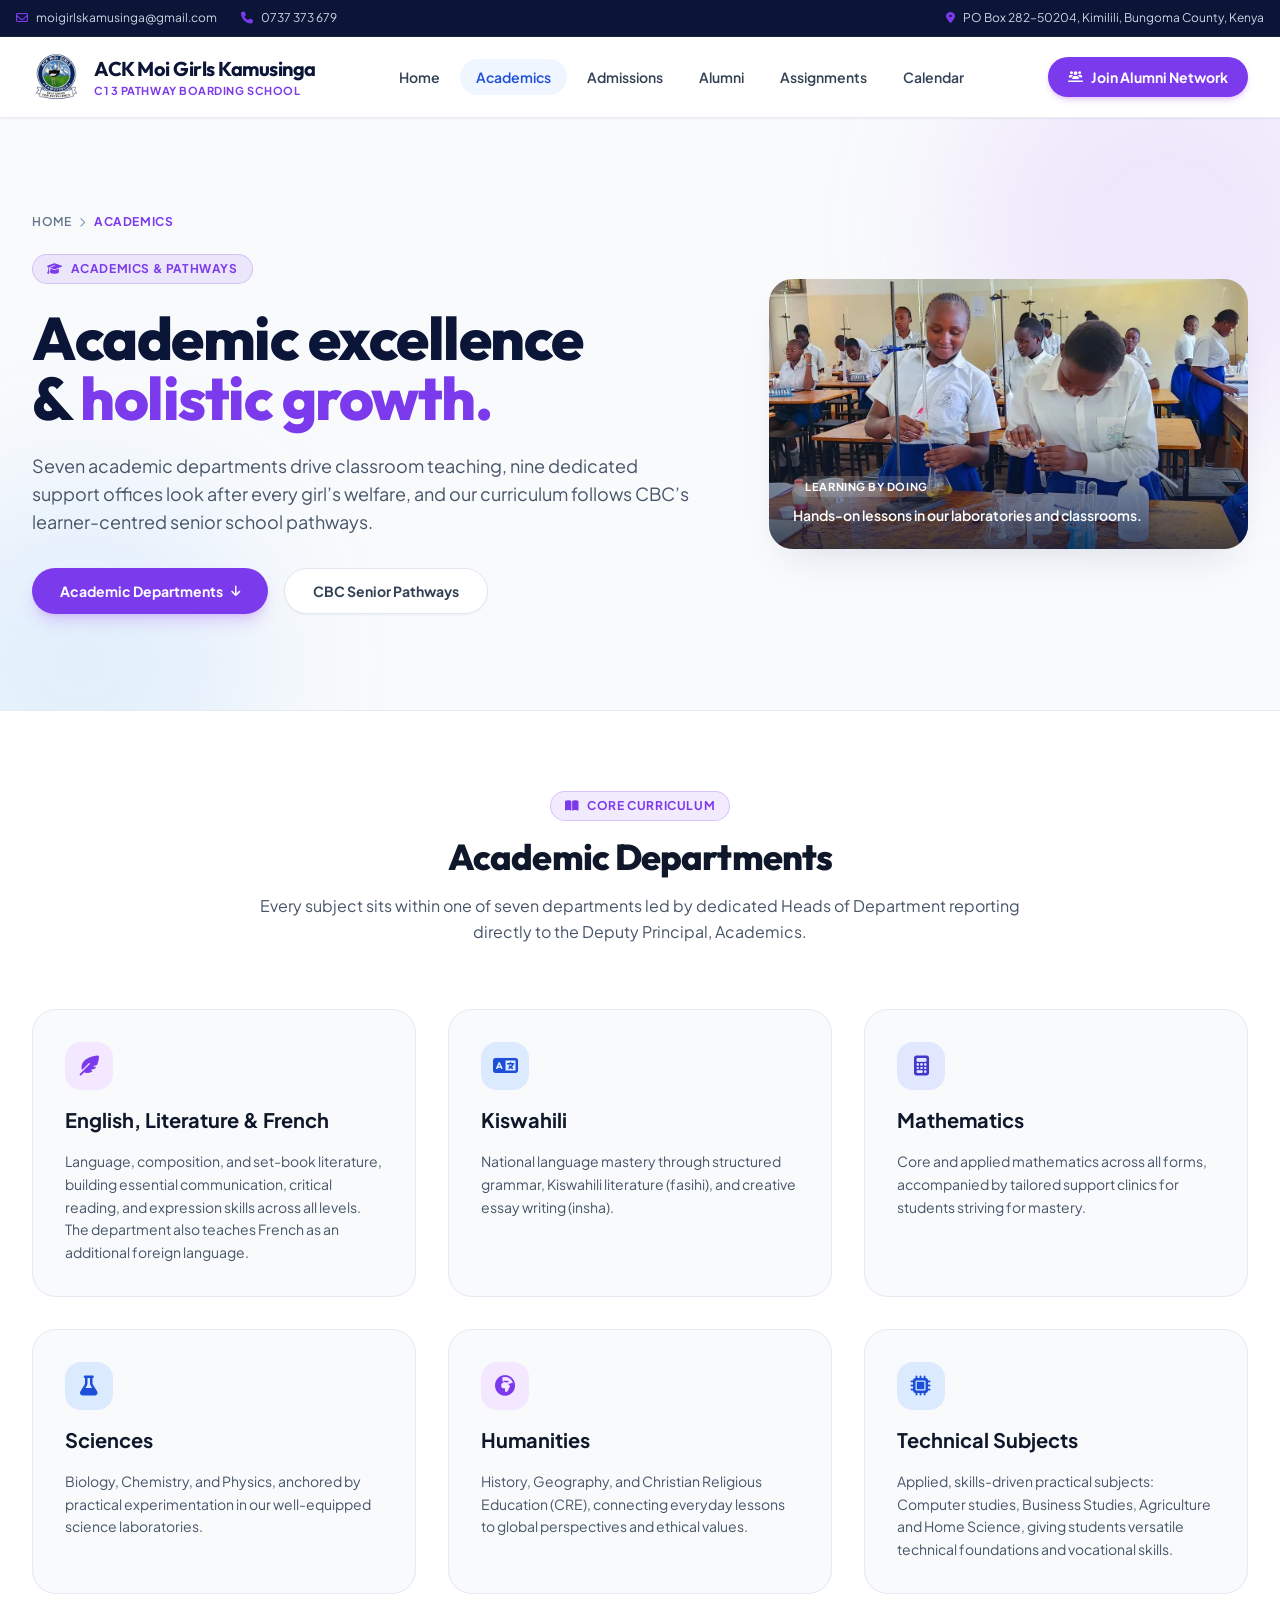
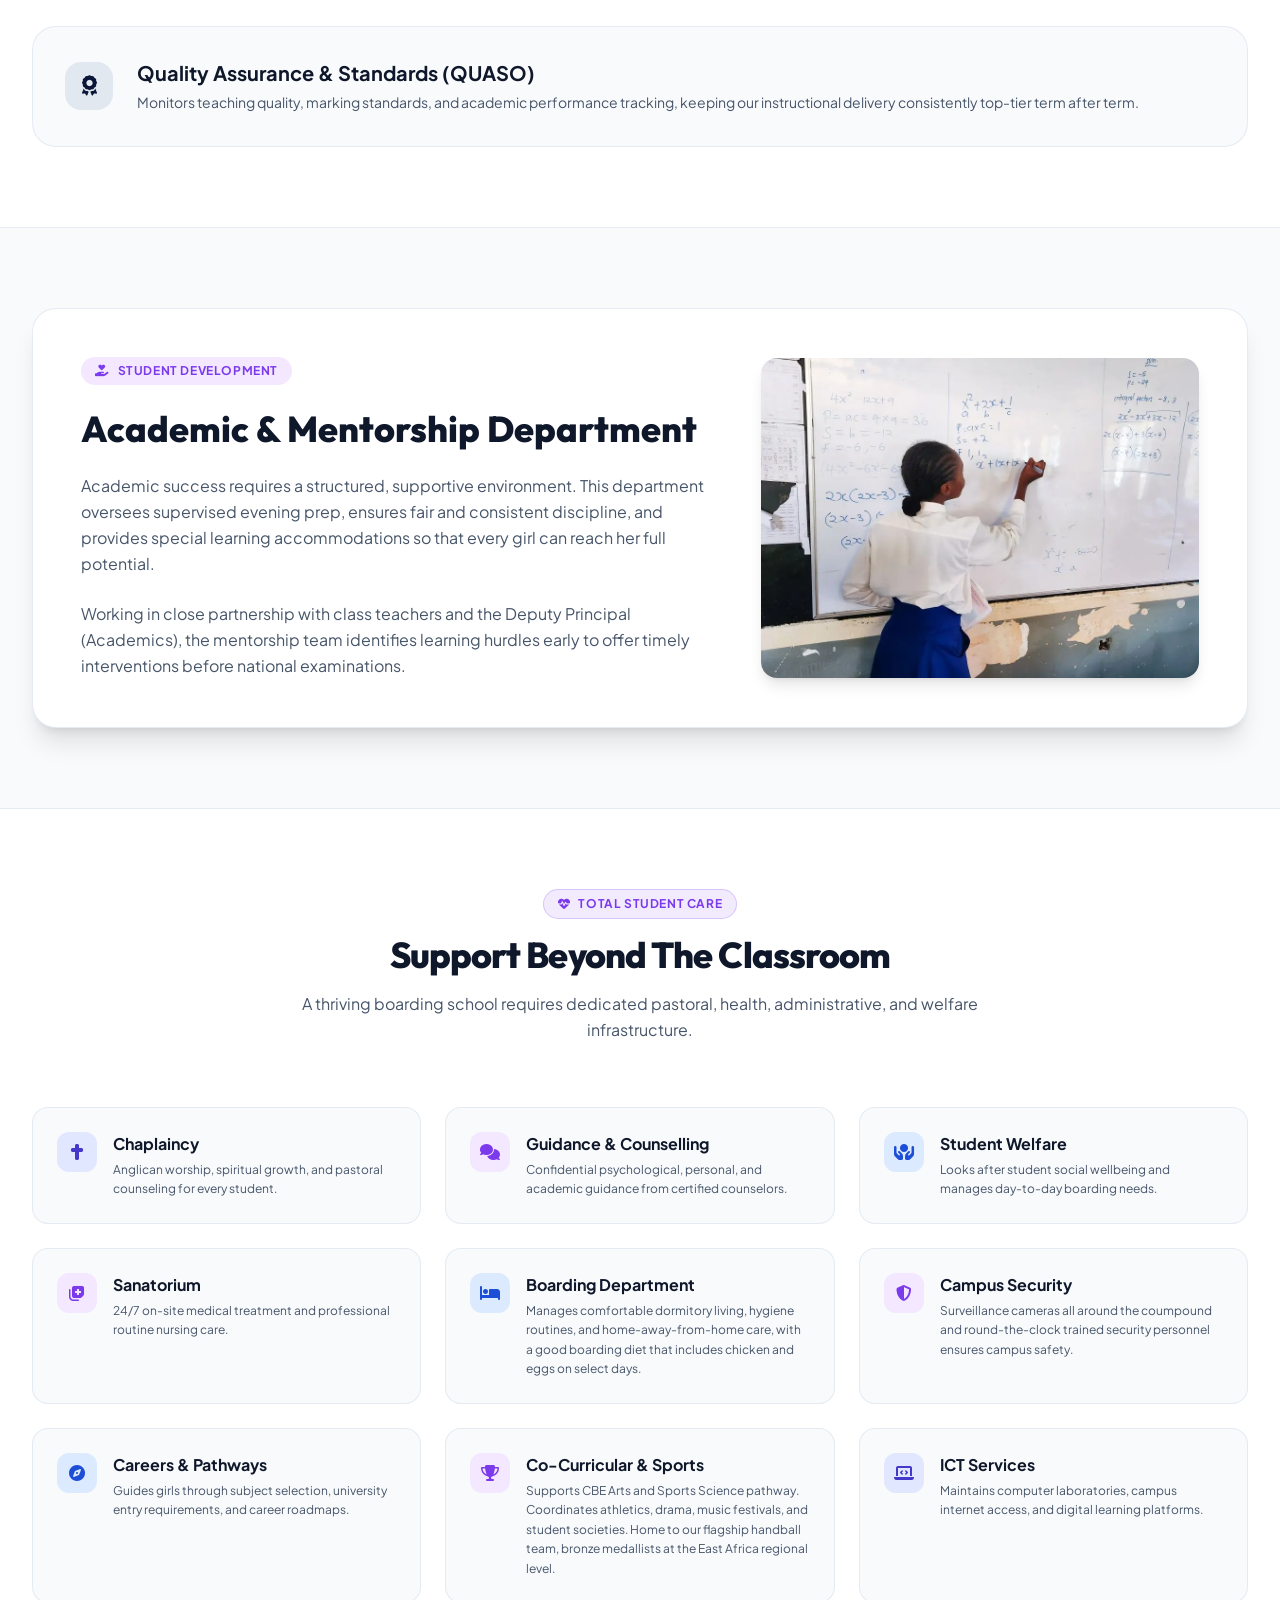
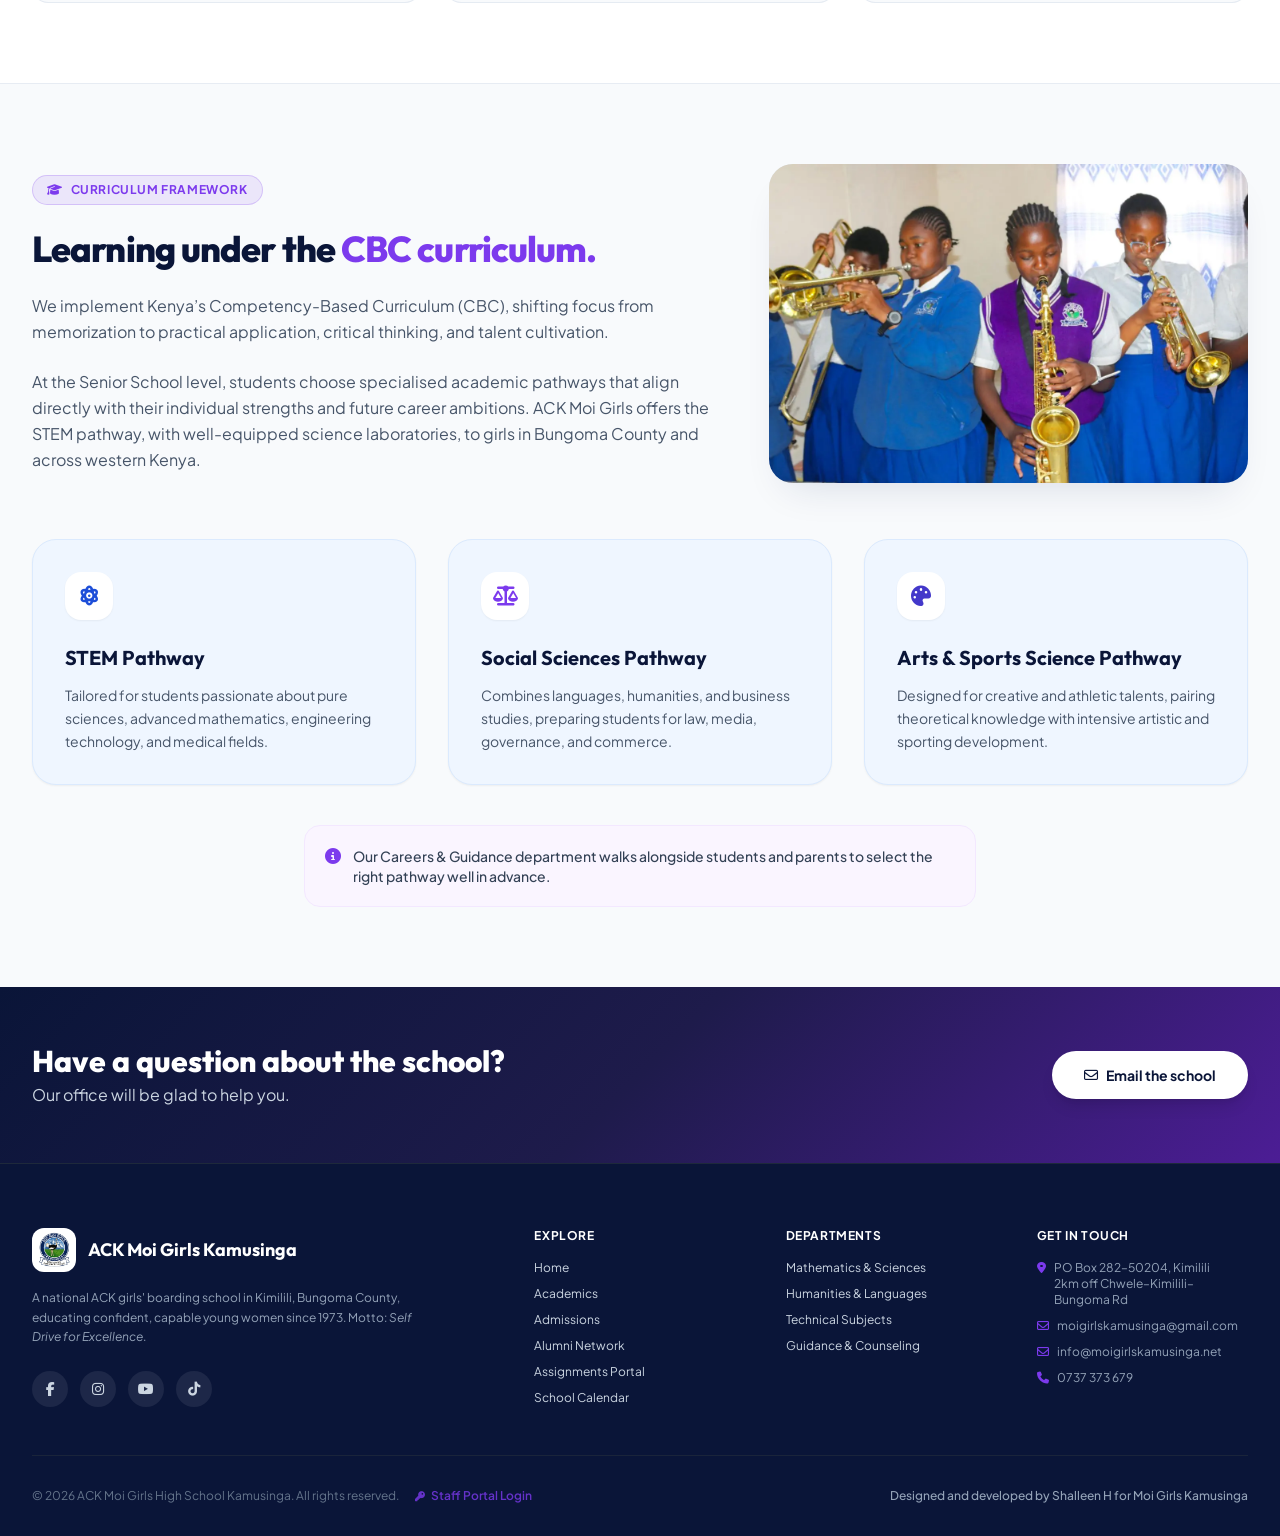
<file: academics.html>
<!DOCTYPE html>
<html lang="en">
<head>
<meta charset="UTF-8">
<meta name="viewport" content="width=device-width, initial-scale=1.0">
<title>STEM &amp; CBC Pathways for Girls in Bungoma County | ACK Moi Girls Kamusinga</title>
<meta name="description" content="STEM, Social Sciences and Arts &amp; Sports Science pathways at ACK Moi Girls High School Kamusinga, a well-equipped girls' school and one of the best girls schools in Bungoma County and western Kenya, with science laboratories and co-curricular programmes.">
<meta name="keywords" content="ACK Moi Girls Kamusinga academics, CBC pathways Kenya, STEM girls school Bungoma, best girls schools in western Kenya, best girls schools in Bungoma county, well equipped girls school Kenya">

<link rel="canonical" href="https://www.moigirlskamusinga.net/academics">

<!-- Social sharing -->
<meta property="og:type" content="website">
<meta property="og:site_name" content="ACK Moi Girls High School Kamusinga">
<meta property="og:title" content="STEM &amp; CBC Pathways for Girls in Bungoma County | ACK Moi Girls Kamusinga">
<meta property="og:description" content="STEM, Social Sciences and Arts &amp; Sports Science pathways at ACK Moi Girls High School Kamusinga, a well-equipped girls' school and one of the best girls schools in Bungoma County and western Kenya, with science laboratories and co-curricular programmes.">
<meta property="og:image" content="https://www.moigirlskamusinga.net/images/photos/og-image.jpg">
<meta name="twitter:card" content="summary_large_image">
<meta name="theme-color" content="#0A1538">
<link rel="icon" href="images/logo.webp" type="image/svg+xml">

<!-- Fonts & icons -->
<link rel="preconnect" href="https://fonts.googleapis.com">
<link rel="preconnect" href="https://fonts.gstatic.com" crossorigin>
<link href="https://fonts.googleapis.com/css2?family=Plus+Jakarta+Sans:wght@300;400;500;600;700;800&family=Outfit:wght@400;500;600;700;800&display=swap" rel="stylesheet">
<link rel="stylesheet" href="assets/fontawesome/css/all.min.css">

<!-- Tailwind: precompiled static stylesheet (colours & fonts still set in assets/site-config.js,
     which is now only a reference doc + the source the build reads from) -->
<link rel="stylesheet" href="assets/tailwind.css">
<link rel="stylesheet" href="assets/site.css">
<script src="assets/site.js"></script>

</head>
<body class="antialiased text-slate-800 flex flex-col min-h-screen">

<!-- Top Utility Bar -->
<div class="bg-brand-navyDark text-slate-300 text-xs py-2.5 px-4 border-b border-slate-800/80">
  <div class="max-w-7xl mx-auto flex flex-col sm:flex-row justify-between items-center gap-2">
    <div class="flex items-center space-x-6">
      <a href="mailto:moigirlskamusinga@gmail.com" class="hover:text-white transition-colors flex items-center gap-2"><i class="fa-regular fa-envelope text-brand-purple"></i>moigirlskamusinga@gmail.com</a>
      <a href="tel:+254737373679" class="hover:text-white transition-colors flex items-center gap-2"><i class="fa-solid fa-phone text-brand-purple"></i>0737 373 679</a>
    </div>
    <div class="flex items-center gap-2 text-slate-300"><i class="fa-solid fa-location-dot text-brand-purple"></i><span>PO Box 282–50204, Kimilili, Bungoma County, Kenya</span></div>
  </div>
</div>

<!-- Header Navigation -->
<header class="sticky top-0 z-50 glass-header border-b border-slate-200/80 shadow-sm">
  <div class="max-w-7xl mx-auto px-4 sm:px-6 lg:px-8">
    <div class="flex items-center justify-between h-20">
      <a href="index.html" class="flex items-center gap-3.5 group">
        <img src="images/logo.webp" alt="ACK Moi Girls High School Kamusinga crest" width="48" height="48" class="w-12 h-12 object-contain">
        <div class="flex flex-col">
          <span class="font-display font-bold text-lg md:text-xl text-brand-navyDark tracking-tight group-hover:text-brand-blue transition-colors">ACK Moi Girls Kamusinga</span>
          <span class="text-[11px] font-bold uppercase tracking-wider text-brand-purple">C1 3 Pathway Boarding School</span>
        </div>
      </a>
      <nav class="hidden lg:flex items-center space-x-1" aria-label="Primary Navigation">
        <a href="index.html" class="px-4 py-2 rounded-full text-sm font-semibold text-slate-700 hover:text-brand-blue hover:bg-slate-50 transition-colors">Home</a><a href="academics.html" aria-current="page" class="px-4 py-2 rounded-full text-sm font-semibold text-brand-blue bg-blue-50">Academics</a><a href="admissions.html" class="px-4 py-2 rounded-full text-sm font-semibold text-slate-700 hover:text-brand-blue hover:bg-slate-50 transition-colors">Admissions</a><a href="alumni.html" class="px-4 py-2 rounded-full text-sm font-semibold text-slate-700 hover:text-brand-purple hover:bg-slate-50 transition-colors">Alumni</a><a href="assignments.html" class="px-4 py-2 rounded-full text-sm font-semibold text-slate-700 hover:text-brand-blue hover:bg-slate-50 transition-colors">Assignments</a><a href="calendar.html" class="px-4 py-2 rounded-full text-sm font-semibold text-slate-700 hover:text-brand-blue hover:bg-slate-50 transition-colors">Calendar</a>
      </nav>
      <div class="flex items-center space-x-4">
        <a href="alumni.html#register" class="hidden sm:inline-flex items-center justify-center px-5 py-2.5 rounded-full text-sm font-bold text-white bg-brand-purple hover:bg-brand-purpleHover transition-all shadow-md shadow-purple-500/25">
          <i class="fa-solid fa-users-line mr-2 text-xs"></i>Join Alumni Network
        </a>
        <button id="nav-toggle" class="lg:hidden p-2.5 rounded-xl text-slate-700 hover:bg-slate-100 focus:outline-none" aria-label="Toggle navigation menu" aria-expanded="false" aria-controls="mobile-menu">
          <i id="nav-icon" class="fa-solid fa-bars text-xl"></i>
        </button>
      </div>
    </div>
  </div>
  <div id="mobile-menu" class="hidden lg:hidden bg-white border-b border-slate-200 px-4 pt-2 pb-6 space-y-2 shadow-xl">
    <a href="index.html" class="block px-4 py-3 rounded-xl text-base font-semibold text-slate-700 hover:bg-slate-50">Home</a><a href="academics.html" aria-current="page" class="block px-4 py-3 rounded-xl text-base font-semibold text-brand-blue bg-blue-50">Academics</a><a href="admissions.html" class="block px-4 py-3 rounded-xl text-base font-semibold text-slate-700 hover:bg-slate-50">Admissions</a><a href="alumni.html" class="block px-4 py-3 rounded-xl text-base font-semibold text-slate-700 hover:bg-slate-50">Alumni</a><a href="assignments.html" class="block px-4 py-3 rounded-xl text-base font-semibold text-slate-700 hover:bg-slate-50">Assignments</a><a href="calendar.html" class="block px-4 py-3 rounded-xl text-base font-semibold text-slate-700 hover:bg-slate-50">Calendar</a>
    <div class="pt-2"><a href="alumni.html#register" class="block w-full text-center py-3 rounded-full font-bold text-white bg-brand-purple hover:bg-brand-purpleHover shadow">Join Alumni Network</a></div>
  </div>
</header>

<main class="flex-grow">


  <section class="relative bg-brand-lightBg border-b border-slate-200/80 overflow-hidden">
    <div class="absolute -top-24 -right-24 w-[26rem] h-[26rem] rounded-full bg-purple-300/25 blur-3xl" aria-hidden="true"></div>
    <div class="absolute -bottom-32 -left-24 w-[22rem] h-[22rem] rounded-full bg-blue-300/20 blur-3xl" aria-hidden="true"></div>
    <div class="relative max-w-7xl mx-auto px-4 sm:px-6 lg:px-8 py-16 lg:py-24">
      <div class="grid lg:grid-cols-12 gap-12 items-center">
        <div class="lg:col-span-7 space-y-6">
          <nav class="flex items-center text-xs font-semibold uppercase tracking-wider text-slate-500 gap-2" aria-label="Breadcrumb">
            <a href="index.html" class="hover:text-brand-purple transition-colors">Home</a>
            <i class="fa-solid fa-chevron-right text-[10px] text-slate-400"></i>
            <span class="text-brand-purple font-bold">Academics</span>
          </nav>
          <div class="inline-flex items-center gap-2 px-3.5 py-1.5 rounded-full badge-purple text-xs font-bold tracking-wider uppercase"><i class="fa-solid fa-graduation-cap"></i> Academics &amp; Pathways</div>
          <h1 class="font-display text-4xl sm:text-5xl lg:text-6xl font-extrabold tracking-tight text-brand-navyDark leading-[1.12]">Academic excellence &amp; <span class="text-brand-purple">holistic growth.</span></h1>
          <p class="text-slate-600 text-base sm:text-lg leading-relaxed max-w-2xl">Seven academic departments drive classroom teaching, nine dedicated support offices look after every girl’s welfare, and our curriculum follows CBC’s learner-centred senior school pathways.</p>
          <div class="pt-2 flex flex-wrap gap-4">
            <a href="#departments" class="px-7 py-3 rounded-full text-sm font-bold bg-brand-purple hover:bg-brand-purpleHover text-white transition-all shadow-lg shadow-purple-500/25 flex items-center gap-2">Academic Departments <i class="fa-solid fa-arrow-down text-xs"></i></a>
            <a href="#cbc-pathways" class="px-7 py-3 rounded-full text-sm font-bold text-slate-700 bg-white hover:bg-slate-100 border border-slate-200 transition-all shadow-sm">CBC Senior Pathways</a>
          </div>
        </div>
        <div class="lg:col-span-5">
          <div class="photo rounded-3xl shadow-corporate bg-white group">
            <img src="images/photos/aca (1).webp" alt="Students in the science laboratory" width="1600" height="1200" loading="eager" decoding="async" fetchpriority="high" class="w-full h-[380px] lg:h-[440px] object-cover group-hover:scale-105 transition-transform duration-700">
            <div class="absolute inset-0 bg-gradient-to-t from-brand-navyDark/75 via-transparent to-transparent"></div>
            <div class="absolute bottom-6 left-6 right-6 text-white">
              <span class="text-[11px] font-bold uppercase tracking-wider bg-white/15 backdrop-blur-md px-3 py-1 rounded-full">Learning by doing</span>
              <p class="text-sm font-semibold mt-2">Hands-on lessons in our laboratories and classrooms.</p>
            </div>
          </div>
        </div>
      </div>
    </div>
  </section>

    <!-- ACADEMIC DEPARTMENTS SECTION -->
    <section id="departments" class="py-20 bg-white border-b border-slate-200/80">
      <div class="max-w-7xl mx-auto px-4 sm:px-6 lg:px-8">
        
        <div class="text-center max-w-3xl mx-auto mb-16 space-y-4">
          <div class="inline-flex items-center gap-2 px-3.5 py-1.5 rounded-full badge-purple text-xs font-bold uppercase tracking-wider">
            <i class="fa-solid fa-book-open"></i> Core Curriculum
          </div>
          <h2 class="text-3xl sm:text-4xl font-extrabold font-display text-slate-900 tracking-tight">
            Academic Departments
          </h2>
          <p class="text-slate-600 text-base leading-relaxed">
            Every subject sits within one of seven departments led by dedicated Heads of Department reporting directly to the Deputy Principal, Academics.
          </p>
        </div>

        <div class="grid md:grid-cols-2 lg:grid-cols-3 gap-8">
          
          <!-- English -->
          <div id="english" class="bg-brand-lightBg p-8 rounded-3xl border border-slate-200/80 hover:shadow-xl hover:-translate-y-1 transition-all duration-300 flex flex-col justify-between">
            <div class="space-y-4">
              <div class="w-12 h-12 rounded-2xl bg-purple-100 text-brand-purple flex items-center justify-center text-xl font-bold">
                <i class="fa-solid fa-feather-pointed"></i>
              </div>
              <h3 class="text-xl font-bold text-slate-900">English, Literature &amp; French</h3>
              <p class="text-slate-600 text-sm leading-relaxed">
                Language, composition, and set-book literature, building essential communication, critical reading, and expression skills across all levels. The department also teaches French as an additional foreign language.
              </p>
            </div>
          </div>

          <!-- Kiswahili -->
          <div id="kiswahili" class="bg-brand-lightBg p-8 rounded-3xl border border-slate-200/80 hover:shadow-xl hover:-translate-y-1 transition-all duration-300 flex flex-col justify-between">
            <div class="space-y-4">
              <div class="w-12 h-12 rounded-2xl bg-blue-100 text-brand-blue flex items-center justify-center text-xl font-bold">
                <i class="fa-solid fa-language"></i>
              </div>
              <h3 class="text-xl font-bold text-slate-900">Kiswahili</h3>
              <p class="text-slate-600 text-sm leading-relaxed">
                National language mastery through structured grammar, Kiswahili literature (fasihi), and creative essay writing (insha).
              </p>
            </div>
          </div>

          <!-- Mathematics -->
          <div id="mathematics" class="bg-brand-lightBg p-8 rounded-3xl border border-slate-200/80 hover:shadow-xl hover:-translate-y-1 transition-all duration-300 flex flex-col justify-between">
            <div class="space-y-4">
              <div class="w-12 h-12 rounded-2xl bg-indigo-100 text-indigo-700 flex items-center justify-center text-xl font-bold">
                <i class="fa-solid fa-calculator"></i>
              </div>
              <h3 class="text-xl font-bold text-slate-900">Mathematics</h3>
              <p class="text-slate-600 text-sm leading-relaxed">
                Core and applied mathematics across all forms, accompanied by tailored support clinics for students striving for mastery.
              </p>
            </div>
          </div>

          <!-- Sciences -->
          <div id="sciences" class="bg-brand-lightBg p-8 rounded-3xl border border-slate-200/80 hover:shadow-xl hover:-translate-y-1 transition-all duration-300 flex flex-col justify-between">
            <div class="space-y-4">
              <div class="w-12 h-12 rounded-2xl bg-blue-100 text-brand-blue flex items-center justify-center text-xl font-bold">
                <i class="fa-solid fa-flask"></i>
              </div>
              <h3 class="text-xl font-bold text-slate-900">Sciences</h3>
              <p class="text-slate-600 text-sm leading-relaxed">
                Biology, Chemistry, and Physics, anchored by practical experimentation in our well-equipped science laboratories.
              </p>
            </div>
          </div>

          <!-- Humanities -->
          <div id="humanities" class="bg-brand-lightBg p-8 rounded-3xl border border-slate-200/80 hover:shadow-xl hover:-translate-y-1 transition-all duration-300 flex flex-col justify-between">
            <div class="space-y-4">
              <div class="w-12 h-12 rounded-2xl bg-purple-100 text-brand-purple flex items-center justify-center text-xl font-bold">
                <i class="fa-solid fa-earth-africa"></i>
              </div>
              <h3 class="text-xl font-bold text-slate-900">Humanities</h3>
              <p class="text-slate-600 text-sm leading-relaxed">
                History, Geography, and Christian Religious Education (CRE), connecting everyday lessons to global perspectives and ethical values.
              </p>
            </div>
          </div>

          <!-- Technical Subjects -->
          <div id="technical" class="bg-brand-lightBg p-8 rounded-3xl border border-slate-200/80 hover:shadow-xl hover:-translate-y-1 transition-all duration-300 flex flex-col justify-between">
            <div class="space-y-4">
              <div class="w-12 h-12 rounded-2xl bg-blue-100 text-brand-blue flex items-center justify-center text-xl font-bold">
                <i class="fa-solid fa-microchip"></i>
              </div>
              <h3 class="text-xl font-bold text-slate-900">Technical Subjects</h3>
              <p class="text-slate-600 text-sm leading-relaxed">
                Applied, skills-driven practical subjects: Computer studies, Business Studies, Agriculture and Home Science, giving students versatile technical foundations and vocational skills.
              </p>
            </div>
          </div>

          <!-- QUASO -->
          <div id="quaso" class="bg-brand-lightBg p-8 rounded-3xl border border-slate-200/80 hover:shadow-xl hover:-translate-y-1 transition-all duration-300 md:col-span-2 lg:col-span-3 flex flex-col sm:flex-row items-start sm:items-center gap-6">
            <div class="w-12 h-12 rounded-2xl bg-slate-200 text-brand-navyDark flex items-center justify-center text-xl font-bold shrink-0">
              <i class="fa-solid fa-award"></i>
            </div>
            <div>
              <h3 class="text-xl font-bold text-slate-900 mb-1">Quality Assurance &amp; Standards (QUASO)</h3>
              <p class="text-slate-600 text-sm leading-relaxed">
                Monitors teaching quality, marking standards, and academic performance tracking, keeping our instructional delivery consistently top-tier term after term.
              </p>
            </div>
          </div>

        </div>

      </div>
    </section>

    <!-- ACADEMIC & MENTORSHIP SPOTLIGHT -->
    <section class="reveal py-20 bg-brand-lightBg border-b border-slate-200/80">
      <div class="max-w-7xl mx-auto px-4 sm:px-6 lg:px-8">
        <div class="bg-white rounded-3xl border border-slate-200/80 p-8 sm:p-12 shadow-xl grid lg:grid-cols-12 gap-12 items-center">
          
          <div class="lg:col-span-7 space-y-6">
            <div class="inline-flex items-center gap-2 px-3.5 py-1.5 rounded-full bg-purple-100 text-brand-purple text-xs font-bold uppercase tracking-wider">
              <i class="fa-solid fa-hand-holding-heart"></i> Student Development
            </div>
            <h2 class="text-3xl sm:text-4xl font-extrabold font-display text-slate-900">
              Academic &amp; Mentorship Department
            </h2>
            <p class="text-slate-600 leading-relaxed">
              Academic success requires a structured, supportive environment. This department oversees supervised evening prep, ensures fair and consistent discipline, and provides special learning accommodations so that every girl can reach her full potential.
            </p>
            <p class="text-slate-600 leading-relaxed">
              Working in close partnership with class teachers and the Deputy Principal (Academics), the mentorship team identifies learning hurdles early to offer timely interventions before national examinations.
            </p>
          </div>

          <div class="lg:col-span-5">
            <div class="rounded-2xl overflow-hidden shadow-lg">
              <img src="images/photos/mentor.webp" alt="Students studying in the library" width="1400" height="1000" loading="lazy" decoding="async" class="w-full h-[320px] object-cover">
            </div>
          </div>

        </div>
      </div>
    </section>

    <!-- SUPPORT BEYOND THE CLASSROOM -->
    <section class="reveal py-20 bg-white border-b border-slate-200/80">
      <div class="max-w-7xl mx-auto px-4 sm:px-6 lg:px-8">
        
        <div class="text-center max-w-3xl mx-auto mb-16 space-y-4">
          <div class="inline-flex items-center gap-2 px-3.5 py-1.5 rounded-full badge-purple text-xs font-bold uppercase tracking-wider">
            <i class="fa-solid fa-heart-pulse"></i> Total Student Care
          </div>
          <h2 class="text-3xl sm:text-4xl font-extrabold font-display text-slate-900 tracking-tight">
            Support Beyond The Classroom
          </h2>
          <p class="text-slate-600 text-base leading-relaxed">
            A thriving boarding school requires dedicated pastoral, health, administrative, and welfare infrastructure.
          </p>
        </div>

        <div class="grid sm:grid-cols-2 lg:grid-cols-3 gap-6">
          
          <div class="p-6 rounded-2xl bg-brand-lightBg border border-slate-200/80 flex items-start gap-4">
            <div class="w-10 h-10 rounded-xl bg-indigo-100 text-indigo-700 flex items-center justify-center shrink-0">
              <i class="fa-solid fa-cross"></i>
            </div>
            <div>
              <h4 class="font-bold text-slate-900 mb-1">Chaplaincy</h4>
              <p class="text-xs text-slate-600 leading-relaxed">Anglican worship, spiritual growth, and pastoral counseling for every student.</p>
            </div>
          </div>

          <div class="p-6 rounded-2xl bg-brand-lightBg border border-slate-200/80 flex items-start gap-4">
            <div class="w-10 h-10 rounded-xl bg-purple-100 text-brand-purple flex items-center justify-center shrink-0">
              <i class="fa-solid fa-comments"></i>
            </div>
            <div>
              <h4 class="font-bold text-slate-900 mb-1">Guidance &amp; Counselling</h4>
              <p class="text-xs text-slate-600 leading-relaxed">Confidential psychological, personal, and academic guidance from certified counselors.</p>
            </div>
          </div>

          <div class="p-6 rounded-2xl bg-brand-lightBg border border-slate-200/80 flex items-start gap-4">
            <div class="w-10 h-10 rounded-xl bg-blue-100 text-brand-blue flex items-center justify-center shrink-0">
              <i class="fa-solid fa-hands-holding-circle"></i>
            </div>
            <div>
              <h4 class="font-bold text-slate-900 mb-1">Student Welfare</h4>
              <p class="text-xs text-slate-600 leading-relaxed">Looks after student social wellbeing and manages day-to-day boarding needs.</p>
            </div>
          </div>

          <div class="p-6 rounded-2xl bg-brand-lightBg border border-slate-200/80 flex items-start gap-4">
            <div class="w-10 h-10 rounded-xl bg-purple-100 text-brand-purple flex items-center justify-center shrink-0">
              <i class="fa-solid fa-notes-medical"></i>
            </div>
            <div>
              <h4 class="font-bold text-slate-900 mb-1">Sanatorium</h4>
              <p class="text-xs text-slate-600 leading-relaxed">24/7 on-site medical treatment and professional routine nursing care.</p>
            </div>
          </div>

          <div class="p-6 rounded-2xl bg-brand-lightBg border border-slate-200/80 flex items-start gap-4">
            <div class="w-10 h-10 rounded-xl bg-blue-100 text-brand-blue flex items-center justify-center shrink-0">
              <i class="fa-solid fa-bed"></i>
            </div>
            <div>
              <h4 class="font-bold text-slate-900 mb-1">Boarding Department</h4>
              <p class="text-xs text-slate-600 leading-relaxed">Manages comfortable dormitory living, hygiene routines, and home-away-from-home care, with a good boarding diet that includes chicken and eggs on select days.</p>
            </div>
          </div>

          <div class="p-6 rounded-2xl bg-brand-lightBg border border-slate-200/80 flex items-start gap-4">
            <div class="w-10 h-10 rounded-xl bg-purple-100 text-brand-purple flex items-center justify-center shrink-0">
              <i class="fa-solid fa-shield-halved"></i>
            </div>
            <div>
              <h4 class="font-bold text-slate-900 mb-1">Campus Security</h4>
              <p class="text-xs text-slate-600 leading-relaxed">Surveillance cameras all around the coumpound and round-the-clock trained security personnel ensures campus safety.</p>
            </div>
          </div>

          <div id="careers" class="p-6 rounded-2xl bg-brand-lightBg border border-slate-200/80 flex items-start gap-4">
            <div class="w-10 h-10 rounded-xl bg-blue-100 text-brand-blue flex items-center justify-center shrink-0">
              <i class="fa-solid fa-compass"></i>
            </div>
            <div>
              <h4 class="font-bold text-slate-900 mb-1">Careers &amp; Pathways</h4>
              <p class="text-xs text-slate-600 leading-relaxed">Guides girls through subject selection, university entry requirements, and career roadmaps.</p>
            </div>
          </div>

          <div id="cocurricular" class="p-6 rounded-2xl bg-brand-lightBg border border-slate-200/80 flex items-start gap-4">
            <div class="w-10 h-10 rounded-xl bg-purple-100 text-brand-purple flex items-center justify-center shrink-0">
              <i class="fa-solid fa-trophy"></i>
            </div>
            <div>
              <h4 class="font-bold text-slate-900 mb-1">Co-Curricular &amp; Sports</h4>
              <p class="text-xs text-slate-600 leading-relaxed">Supports CBE Arts and Sports Science pathway. Coordinates athletics, drama, music festivals, and student societies. Home to our flagship handball team, bronze medallists at the East Africa regional level.</p>
            </div>
          </div>

          <div class="p-6 rounded-2xl bg-brand-lightBg border border-slate-200/80 flex items-start gap-4">
            <div class="w-10 h-10 rounded-xl bg-indigo-100 text-indigo-700 flex items-center justify-center shrink-0">
              <i class="fa-solid fa-laptop-code"></i>
            </div>
            <div>
              <h4 class="font-bold text-slate-900 mb-1">ICT Services</h4>
              <p class="text-xs text-slate-600 leading-relaxed">Maintains computer laboratories, campus internet access, and digital learning platforms.</p>
            </div>
          </div>

        </div>

      </div>
    </section>

    <!-- CBC CURRICULUM & SENIOR SCHOOL PATHWAYS -->
    <section id="cbc-pathways" class="reveal py-20 bg-brand-lightBg">
      <div class="max-w-7xl mx-auto px-4 sm:px-6 lg:px-8">
        <div class="grid lg:grid-cols-12 gap-12 items-center mb-14">
          <div class="lg:col-span-7 space-y-6">
            <div class="inline-flex items-center gap-2 px-3.5 py-1.5 rounded-full badge-purple text-xs font-bold uppercase tracking-wider"><i class="fa-solid fa-graduation-cap"></i> Curriculum Framework</div>
            <h2 class="text-3xl sm:text-4xl font-extrabold font-display tracking-tight text-brand-navyDark leading-tight">Learning under the <span class="text-brand-purple">CBC curriculum.</span></h2>
            <p class="text-slate-600 leading-relaxed">We implement Kenya’s Competency-Based Curriculum (CBC), shifting focus from memorization to practical application, critical thinking, and talent cultivation.</p>
            <p class="text-slate-600 leading-relaxed">At the Senior School level, students choose specialised academic pathways that align directly with their individual strengths and future career ambitions. ACK Moi Girls offers the STEM pathway, with well-equipped science laboratories, to girls in Bungoma County and across western Kenya.</p>
          </div>
          <div class="lg:col-span-5">
            <div class="photo rounded-3xl shadow-corporate">
              <img src="images/photos/cbe.webp" alt="Students engaged in CBC learning" width="1400" height="1000" loading="lazy" decoding="async" class="w-full h-[300px] object-cover">
            </div>
          </div>
        </div>

        <div class="grid md:grid-cols-3 gap-8">
          <div class="bg-blue-50 rounded-3xl p-8 border border-blue-100 shadow-sm hover:shadow-corporate transition-all">
            <div class="w-12 h-12 rounded-2xl bg-white text-brand-blue flex items-center justify-center text-xl mb-6 shadow-sm"><i class="fa-solid fa-atom"></i></div>
            <h3 class="text-xl font-bold font-display text-brand-navyDark mb-3">STEM Pathway</h3>
            <p class="text-slate-600 text-sm leading-relaxed">Tailored for students passionate about pure sciences, advanced mathematics, engineering technology, and medical fields.</p>
          </div>
          <div class="bg-blue-50 rounded-3xl p-8 border border-blue-100 shadow-sm hover:shadow-corporate transition-all">
            <div class="w-12 h-12 rounded-2xl bg-white text-brand-purple flex items-center justify-center text-xl mb-6 shadow-sm"><i class="fa-solid fa-scale-balanced"></i></div>
            <h3 class="text-xl font-bold font-display text-brand-navyDark mb-3">Social Sciences Pathway</h3>
            <p class="text-slate-600 text-sm leading-relaxed">Combines languages, humanities, and business studies, preparing students for law, media, governance, and commerce.</p>
          </div>
          <div class="bg-blue-50 rounded-3xl p-8 border border-blue-100 shadow-sm hover:shadow-corporate transition-all">
            <div class="w-12 h-12 rounded-2xl bg-white text-indigo-700 flex items-center justify-center text-xl mb-6 shadow-sm"><i class="fa-solid fa-palette"></i></div>
            <h3 class="text-xl font-bold font-display text-brand-navyDark mb-3">Arts &amp; Sports Science Pathway</h3>
            <p class="text-slate-600 text-sm leading-relaxed">Designed for creative and athletic talents, pairing theoretical knowledge with intensive artistic and sporting development.</p>
          </div>
        </div>

        <div class="mt-10 flex items-start gap-3 max-w-2xl mx-auto bg-purple-50 border border-purple-100 rounded-2xl p-5">
          <i class="fa-solid fa-circle-info text-brand-purple mt-0.5"></i>
          <p class="text-slate-700 text-sm font-medium">Our Careers &amp; Guidance department walks alongside students and parents to select the right pathway well in advance.</p>
        </div>
      </div>
    </section>

    <!-- CONTACT BAND -->
    <section class="reveal py-14 purple-gradient-card text-white">
      <div class="max-w-7xl mx-auto px-4 sm:px-6 lg:px-8 flex flex-col md:flex-row items-center justify-between gap-6">
        <div>
          <h2 class="font-display text-2xl sm:text-3xl font-extrabold">Have a question about the school?</h2>
          <p class="text-slate-300 mt-1">Our office will be glad to help you.</p>
        </div>
        <a href="mailto:moigirlskamusinga@gmail.com" class="px-8 py-3.5 rounded-full text-sm font-bold bg-white text-brand-navyDark hover:bg-purple-50 transition-all shadow-lg flex items-center gap-2"><i class="fa-regular fa-envelope"></i> Email the school</a>
      </div>
    </section>
  
</main>

<!-- FOOTER -->
<footer id="contact-info" class="bg-brand-navyDark text-slate-300 text-sm border-t border-slate-800">
  <div class="max-w-7xl mx-auto px-4 sm:px-6 lg:px-8 pt-16 pb-8">
    <div class="grid grid-cols-1 md:grid-cols-2 lg:grid-cols-5 gap-10 pb-12 border-b border-slate-800/80">
      <div class="lg:col-span-2 space-y-4">
        <div class="flex items-center gap-3">
          <div class="w-11 h-11 rounded-xl bg-white p-1 flex items-center justify-center"><img src="images/logo.webp" alt="" width="36" height="36" class="max-h-full max-w-full"></div>
          <span class="font-display font-bold text-lg text-white">ACK Moi Girls Kamusinga</span>
        </div>
        <p class="text-slate-400 text-xs leading-relaxed max-w-sm">A national ACK girls' boarding school in Kimilili, Bungoma County, educating confident, capable young women since 1973. Motto: <em>Self Drive for Excellence</em>.</p>
        <div class="flex flex-wrap gap-3 pt-2">
          <a href="https://www.facebook.com/people/Moi-Girls-Kamusinga/100076113910541/" target="_blank" rel="noopener" aria-label="Moi Girls Kamusinga on Facebook" class="w-9 h-9 rounded-full flex items-center justify-center text-slate-300 hover:text-white transition-colors" style="background:rgba(255,255,255,.08)"><i class="fa-brands fa-facebook-f"></i></a>
          <a href="https://www.instagram.com/mgkamusinga/" target="_blank" rel="noopener" aria-label="Moi Girls Kamusinga on Instagram" class="w-9 h-9 rounded-full flex items-center justify-center text-slate-300 hover:text-white transition-colors" style="background:rgba(255,255,255,.08)"><i class="fa-brands fa-instagram"></i></a>
          <a href="https://www.youtube.com/@moigirlskamusinga" target="_blank" rel="noopener" aria-label="Moi Girls Kamusinga on YouTube" class="w-9 h-9 rounded-full flex items-center justify-center text-slate-300 hover:text-white transition-colors" style="background:rgba(255,255,255,.08)"><i class="fa-brands fa-youtube"></i></a>
          <a href="https://www.tiktok.com/@moi.girls.kamusinga" target="_blank" rel="noopener" aria-label="Moi Girls Kamusinga on TikTok" class="w-9 h-9 rounded-full flex items-center justify-center text-slate-300 hover:text-white transition-colors" style="background:rgba(255,255,255,.08)"><i class="fa-brands fa-tiktok"></i></a>
        </div>
      </div>
      <div>
        <h5 class="text-white font-bold text-xs uppercase tracking-wider mb-4">Explore</h5>
        <ul class="space-y-2.5 text-xs">
          <li><a href="/" class="hover:text-white transition-colors">Home</a></li>
          <li><a href="academics" class="hover:text-white transition-colors">Academics</a></li>
          <li><a href="admissions" class="hover:text-white transition-colors">Admissions</a></li>
          <li><a href="alumni" class="hover:text-white transition-colors">Alumni Network</a></li>
          <li><a href="assignments" class="hover:text-white transition-colors">Assignments Portal</a></li>
          <li><a href="calendar" class="hover:text-white transition-colors">School Calendar</a></li>
        </ul>
      </div>
      <div>
        <h5 class="text-white font-bold text-xs uppercase tracking-wider mb-4">Departments</h5>
        <ul class="space-y-2.5 text-xs">
          <li><a href="academics.html#sciences" class="hover:text-white transition-colors">Mathematics &amp; Sciences</a></li>
          <li><a href="academics.html#humanities" class="hover:text-white transition-colors">Humanities &amp; Languages</a></li>
          <li><a href="academics.html#technical" class="hover:text-white transition-colors">Technical Subjects</a></li>
          <li><a href="academics.html#careers" class="hover:text-white transition-colors">Guidance &amp; Counseling</a></li>
        </ul>
      </div>
      <div>
        <h5 class="text-white font-bold text-xs uppercase tracking-wider mb-4">Get in touch</h5>
        <div class="space-y-2.5 text-xs text-slate-400">
          <p class="flex items-start gap-2"><i class="fa-solid fa-location-dot text-brand-purple mt-0.5"></i><span>PO Box 282–50204, Kimilili<br>2km off Chwele–Kimilili–Bungoma Rd</span></p>
          <p class="flex items-center gap-2"><i class="fa-regular fa-envelope text-brand-purple"></i><a href="mailto:moigirlskamusinga@gmail.com" class="hover:text-white transition-colors">moigirlskamusinga@gmail.com</a></p>
          <p class="flex items-center gap-2"><i class="fa-regular fa-envelope text-brand-purple"></i><a href="mailto:info@moigirlskamusinga.net" class="hover:text-white transition-colors">info@moigirlskamusinga.net</a></p>
          <p class="flex items-center gap-2"><i class="fa-solid fa-phone text-brand-purple"></i><a href="tel:+254737373679" class="hover:text-white transition-colors">0737 373 679</a></p>
        </div>
      </div>
    </div>
    <div class="pt-8 flex flex-col sm:flex-row justify-between items-center text-xs text-slate-500 gap-3">
      <div class="flex items-center gap-4">
        <span>© <span class="js-year">2026</span> ACK Moi Girls High School Kamusinga. All rights reserved.</span>
        <a href="admin/index.html" class="text-brand-purple/80 hover:text-brand-purple font-semibold transition-colors flex items-center gap-1.5"><i class="fa-solid fa-key text-[10px]"></i>Staff Portal Login</a>
      </div>
      <div class="text-slate-400 font-medium">Designed and developed by <a href="mailto:nikki.hb20@gmail.com?subject=I%20Want%20a%20Website" class="hover:text-brand-purple transition-colors underline-offset-2 hover:underline">Shalleen H</a> for Moi Girls Kamusinga</div>
    </div>
  </div>
</footer>


</body>
</html>
</file>
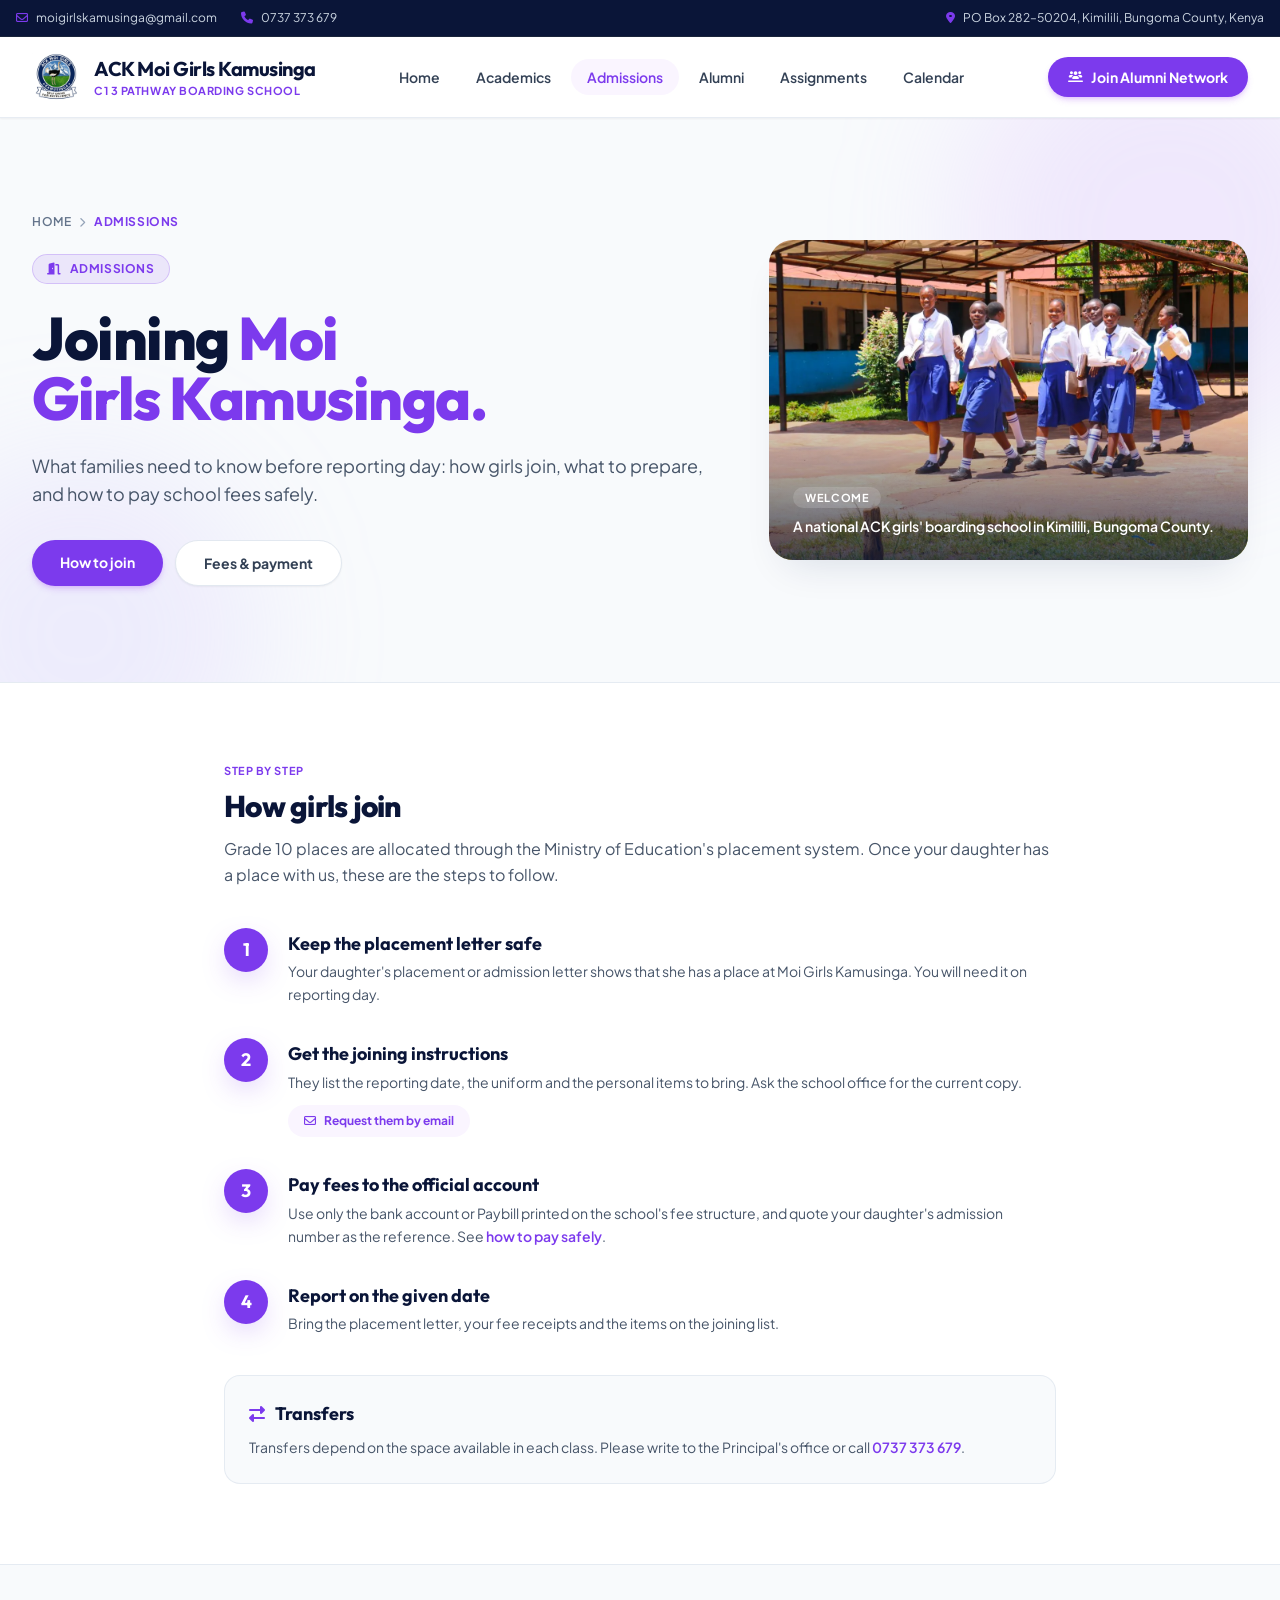
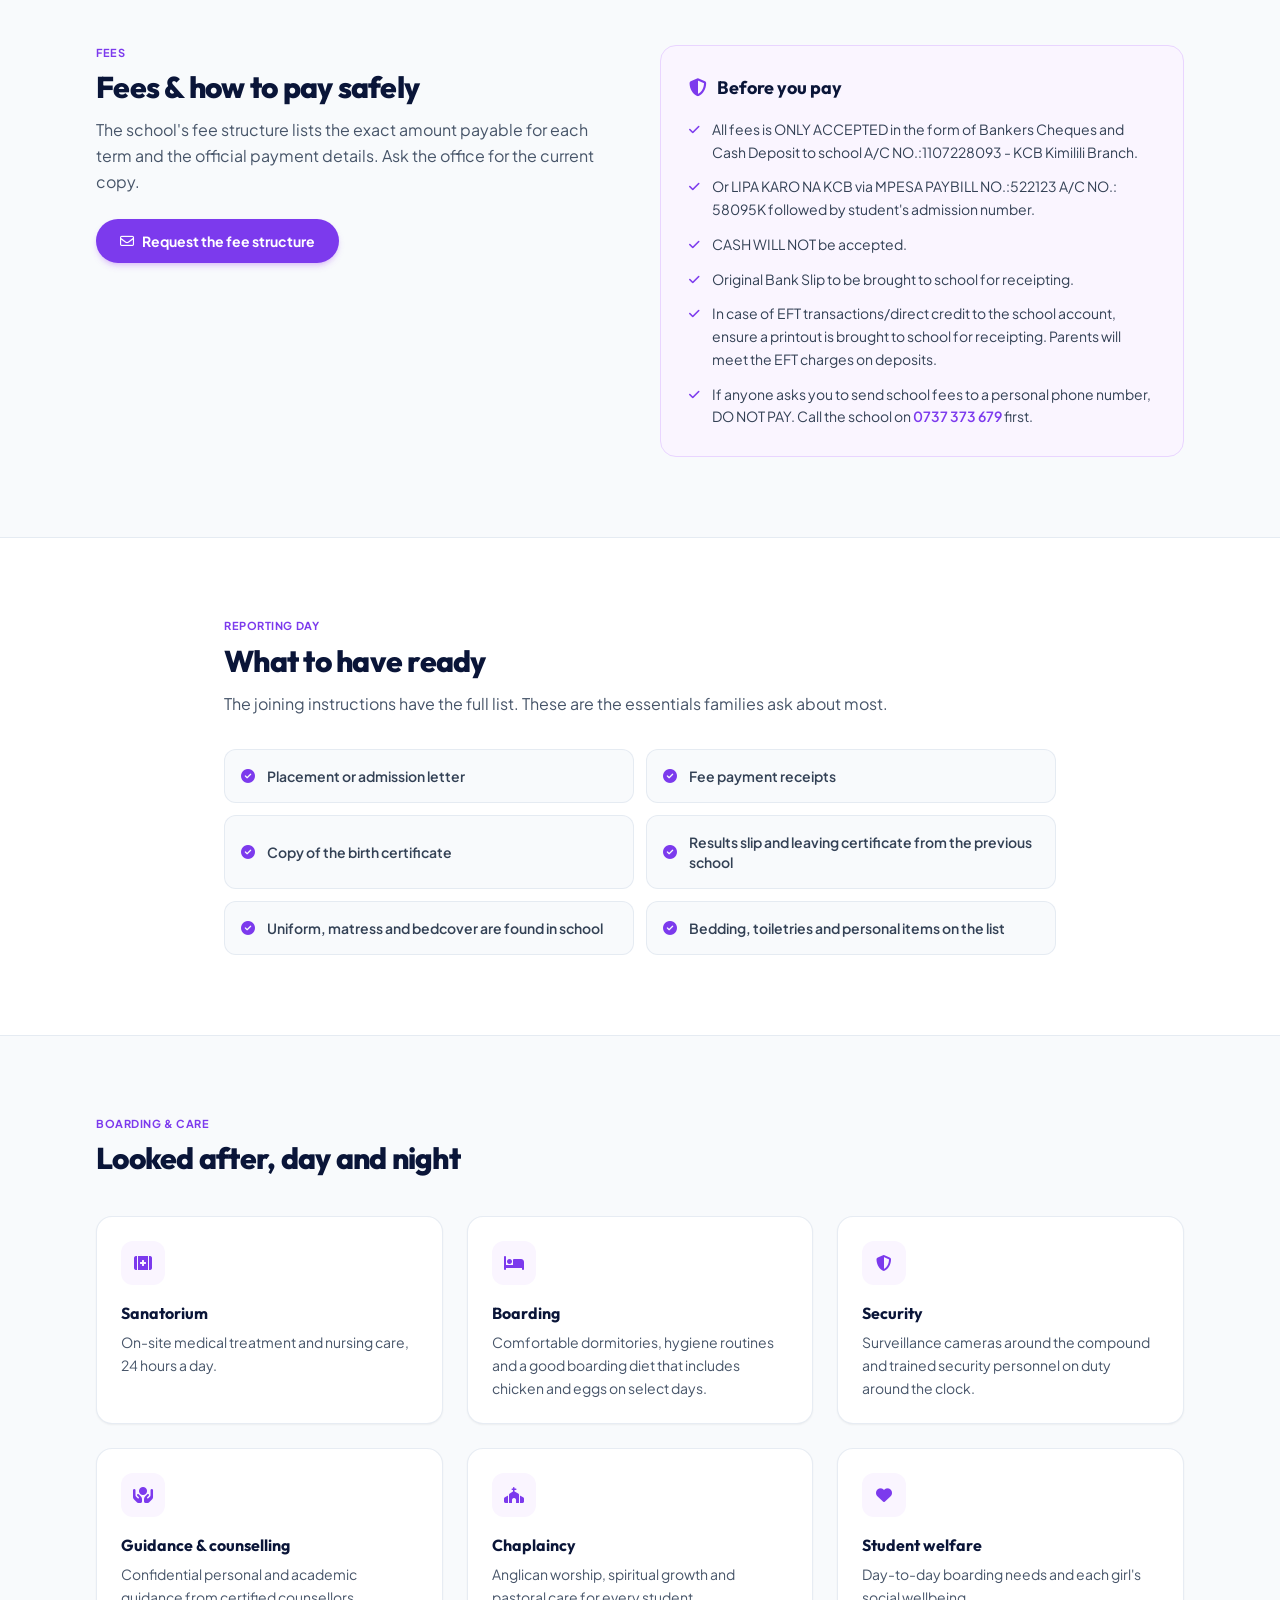
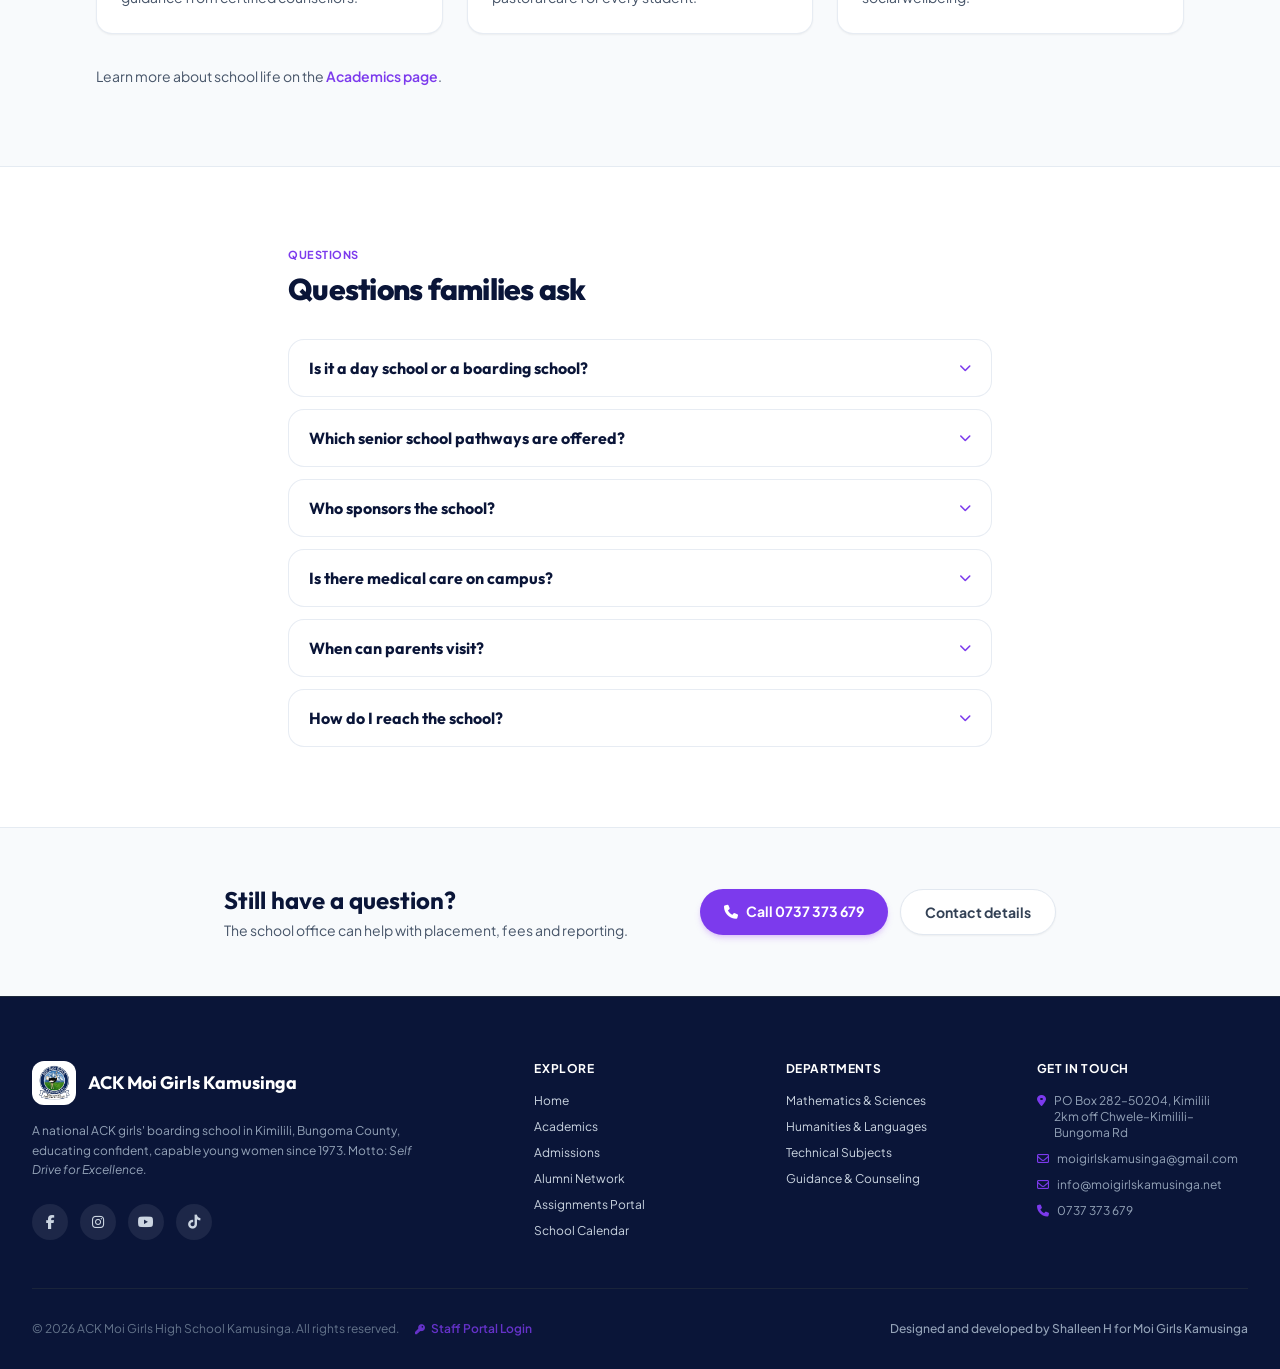
<file: admissions.html>
<!DOCTYPE html>
<html lang="en">
<head>
<meta charset="UTF-8">
<meta name="viewport" content="width=device-width, initial-scale=1.0">
<title>Admissions &amp; Grade 10 Placement | ACK Moi Girls Kamusinga, Bungoma County</title>
<meta name="description" content="How to join ACK Moi Girls High School Kamusinga, a girls' boarding school in Bungoma County, western Kenya: Grade 10 placement, transfers, fees, what to bring and boarding life.">
<meta name="keywords" content="ACK Moi Girls Kamusinga admissions, Grade 10 placement Kamusinga, transfer to Kamusinga girls, girls schools in western Kenya, girls schools in Bungoma county, girls boarding school Kimilili">

<link rel="canonical" href="https://www.moigirlskamusinga.net/admissions">

<!-- Social sharing -->
<meta property="og:type" content="website">
<meta property="og:site_name" content="ACK Moi Girls High School Kamusinga">
<meta property="og:title" content="Admissions &amp; Grade 10 Placement | ACK Moi Girls Kamusinga, Bungoma County">
<meta property="og:description" content="How to join ACK Moi Girls High School Kamusinga, a girls' boarding school in Bungoma County, western Kenya: Grade 10 placement, transfers, fees, what to bring and boarding life.">
<meta property="og:image" content="https://www.moigirlskamusinga.net/images/photos/og-image.jpg">
<meta name="twitter:card" content="summary_large_image">
<meta name="theme-color" content="#0A1538">
<link rel="icon" href="images/logo.webp" type="image/svg+xml">

<!-- Fonts & icons -->
<link rel="preconnect" href="https://fonts.googleapis.com">
<link rel="preconnect" href="https://fonts.gstatic.com" crossorigin>
<link href="https://fonts.googleapis.com/css2?family=Plus+Jakarta+Sans:wght@300;400;500;600;700;800&family=Outfit:wght@400;500;600;700;800&display=swap" rel="stylesheet">
<link rel="stylesheet" href="assets/fontawesome/css/all.min.css">

<!-- Tailwind: precompiled static stylesheet (colours & fonts still set in assets/site-config.js,
     which is now only a reference doc + the source the build reads from) -->
<link rel="stylesheet" href="assets/tailwind.css">
<link rel="stylesheet" href="assets/site.css">
<script src="assets/site.js"></script>

</head>
<body class="antialiased text-slate-800 flex flex-col min-h-screen">

<!-- Top Utility Bar -->
<div class="bg-brand-navyDark text-slate-300 text-xs py-2.5 px-4 border-b border-slate-800/80">
  <div class="max-w-7xl mx-auto flex flex-col sm:flex-row justify-between items-center gap-2">
    <div class="flex items-center space-x-6">
      <a href="mailto:moigirlskamusinga@gmail.com" class="hover:text-white transition-colors flex items-center gap-2"><i class="fa-regular fa-envelope text-brand-purple"></i>moigirlskamusinga@gmail.com</a>
      <a href="tel:+254737373679" class="hover:text-white transition-colors flex items-center gap-2"><i class="fa-solid fa-phone text-brand-purple"></i>0737 373 679</a>
    </div>
    <div class="flex items-center gap-2 text-slate-300"><i class="fa-solid fa-location-dot text-brand-purple"></i><span>PO Box 282–50204, Kimilili, Bungoma County, Kenya</span></div>
  </div>
</div>

<!-- Header Navigation -->
<header class="sticky top-0 z-50 glass-header border-b border-slate-200/80 shadow-sm">
  <div class="max-w-7xl mx-auto px-4 sm:px-6 lg:px-8">
    <div class="flex items-center justify-between h-20">
      <a href="index.html" class="flex items-center gap-3.5 group">
        <img src="images/logo.webp" alt="ACK Moi Girls High School Kamusinga crest" width="48" height="48" class="w-12 h-12 object-contain">
        <div class="flex flex-col">
          <span class="font-display font-bold text-lg md:text-xl text-brand-navyDark tracking-tight group-hover:text-brand-blue transition-colors">ACK Moi Girls Kamusinga</span>
          <span class="text-[11px] font-bold uppercase tracking-wider text-brand-purple">C1 3 Pathway Boarding School</span>
        </div>
      </a>
      <nav class="hidden lg:flex items-center space-x-1" aria-label="Primary Navigation">
        <a href="index.html" class="px-4 py-2 rounded-full text-sm font-semibold text-slate-700 hover:text-brand-blue hover:bg-slate-50 transition-colors">Home</a><a href="academics.html" class="px-4 py-2 rounded-full text-sm font-semibold text-slate-700 hover:text-brand-blue hover:bg-slate-50 transition-colors">Academics</a><a href="admissions.html" aria-current="page" class="px-4 py-2 rounded-full text-sm font-semibold text-brand-purple bg-purple-50">Admissions</a><a href="alumni.html" class="px-4 py-2 rounded-full text-sm font-semibold text-slate-700 hover:text-brand-purple hover:bg-slate-50 transition-colors">Alumni</a><a href="assignments.html" class="px-4 py-2 rounded-full text-sm font-semibold text-slate-700 hover:text-brand-blue hover:bg-slate-50 transition-colors">Assignments</a><a href="calendar.html" class="px-4 py-2 rounded-full text-sm font-semibold text-slate-700 hover:text-brand-blue hover:bg-slate-50 transition-colors">Calendar</a>
      </nav>
      <div class="flex items-center space-x-4">
        <a href="alumni.html#register" class="hidden sm:inline-flex items-center justify-center px-5 py-2.5 rounded-full text-sm font-bold text-white bg-brand-purple hover:bg-brand-purpleHover transition-all shadow-md shadow-purple-500/25">
          <i class="fa-solid fa-users-line mr-2 text-xs"></i>Join Alumni Network
        </a>
        <button id="nav-toggle" class="lg:hidden p-2.5 rounded-xl text-slate-700 hover:bg-slate-100 focus:outline-none" aria-label="Toggle navigation menu" aria-expanded="false" aria-controls="mobile-menu">
          <i id="nav-icon" class="fa-solid fa-bars text-xl"></i>
        </button>
      </div>
    </div>
  </div>
  <div id="mobile-menu" class="hidden lg:hidden bg-white border-b border-slate-200 px-4 pt-2 pb-6 space-y-2 shadow-xl">
    <a href="index.html" class="block px-4 py-3 rounded-xl text-base font-semibold text-slate-700 hover:bg-slate-50">Home</a><a href="academics.html" class="block px-4 py-3 rounded-xl text-base font-semibold text-slate-700 hover:bg-slate-50">Academics</a><a href="admissions.html" aria-current="page" class="block px-4 py-3 rounded-xl text-base font-semibold text-brand-purple bg-purple-50">Admissions</a><a href="alumni.html" class="block px-4 py-3 rounded-xl text-base font-semibold text-slate-700 hover:bg-slate-50">Alumni</a><a href="assignments.html" class="block px-4 py-3 rounded-xl text-base font-semibold text-slate-700 hover:bg-slate-50">Assignments</a><a href="calendar.html" class="block px-4 py-3 rounded-xl text-base font-semibold text-slate-700 hover:bg-slate-50">Calendar</a>
    <div class="pt-2"><a href="alumni.html#register" class="block w-full text-center py-3 rounded-full font-bold text-white bg-brand-purple hover:bg-brand-purpleHover shadow">Join Alumni Network</a></div>
  </div>
</header>

<main class="flex-grow">

  <section class="relative bg-brand-lightBg border-b border-slate-200/80 overflow-hidden">
    <div class="absolute -top-24 -right-24 w-[26rem] h-[26rem] rounded-full bg-purple-300/25 blur-3xl" aria-hidden="true"></div>
    <div class="absolute -bottom-32 -left-24 w-[22rem] h-[22rem] rounded-full bg-violet-300/20 blur-3xl" aria-hidden="true"></div>
    <div class="relative max-w-7xl mx-auto px-4 sm:px-6 lg:px-8 py-16 lg:py-24">
      <div class="grid lg:grid-cols-12 gap-12 items-center">
        <div class="lg:col-span-7 space-y-6">
          <nav class="flex items-center text-xs font-semibold uppercase tracking-wider text-slate-500 gap-2" aria-label="Breadcrumb">
            <a href="index.html" class="hover:text-brand-purple transition-colors">Home</a>
            <i class="fa-solid fa-chevron-right text-[10px] text-slate-400"></i>
            <span class="text-brand-purple font-bold">Admissions</span>
          </nav>
          <div class="inline-flex items-center gap-2 px-3.5 py-1.5 rounded-full badge-purple text-xs font-bold tracking-wider uppercase"><i class="fa-solid fa-door-open"></i> Admissions</div>
          <h1 class="font-display text-4xl sm:text-5xl lg:text-6xl font-extrabold tracking-tight text-brand-navyDark leading-[1.12]">Joining <span class="text-brand-purple">Moi Girls Kamusinga.</span></h1>
          <p class="text-slate-600 text-base sm:text-lg leading-relaxed max-w-2xl">What families need to know before reporting day: how girls join, what to prepare, and how to pay school fees safely.</p>
          <div class="flex flex-wrap gap-3 pt-2">
            <a href="#steps" class="px-7 py-3 rounded-full text-sm font-bold text-white bg-brand-purple hover:bg-brand-purpleHover transition-all shadow-md shadow-purple-500/25">How to join</a>
            <a href="#fees" class="px-7 py-3 rounded-full text-sm font-bold text-slate-700 bg-white hover:bg-slate-100 border border-slate-200 transition-all shadow-sm">Fees &amp; payment</a>
          </div>
        </div>
        <div class="lg:col-span-5">
          <div class="photo rounded-3xl shadow-corporate bg-white group">
            <img src="images/photos/res.webp" alt="Students of ACK Moi Girls High School Kamusinga seated together outside the classrooms" width="1600" height="1200" loading="eager" decoding="async" fetchpriority="high" class="w-full h-[380px] lg:h-[440px] object-cover group-hover:scale-105 transition-transform duration-700">
            <div class="absolute inset-0 bg-gradient-to-t from-brand-navyDark/75 via-transparent to-transparent"></div>
            <div class="absolute bottom-6 left-6 right-6 text-white">
              <span class="text-[11px] font-bold uppercase tracking-wider bg-white/15 backdrop-blur-md px-3 py-1 rounded-full">Welcome</span>
              <p class="text-sm font-semibold mt-2">A national ACK girls' boarding school in Kimilili, Bungoma County.</p>
            </div>
          </div>
        </div>
      </div>
    </div>
  </section>

  <section id="steps" class="py-16 lg:py-20 bg-white">
    <div class="max-w-4xl mx-auto px-4 sm:px-6 lg:px-8">
      <p class="text-[11px] font-bold uppercase tracking-wider text-brand-purple mb-2">Step by step</p>
      <h2 class="font-display text-3xl font-extrabold text-brand-navyDark tracking-tight">How girls join</h2>
      <p class="text-slate-600 mt-3 leading-relaxed">Grade 10 places are allocated through the Ministry of Education's placement system. Once your daughter has a place with us, these are the steps to follow.</p>
      <ol class="mt-10 space-y-8">
        <li class="flex gap-4 sm:gap-5">
          <div class="flex-shrink-0 w-11 h-11 rounded-full bg-brand-purple text-white font-display font-bold text-lg flex items-center justify-center shadow-purple-glow">1</div>
          <div class="pt-1 min-w-0">
            <h3 class="font-display text-lg font-bold text-brand-navyDark leading-snug">Keep the placement letter safe</h3>
            <p class="text-slate-600 text-sm leading-relaxed mt-1">Your daughter's placement or admission letter shows that she has a place at Moi Girls Kamusinga. You will need it on reporting day.</p>
          </div>
        </li>
        <li class="flex gap-4 sm:gap-5">
          <div class="flex-shrink-0 w-11 h-11 rounded-full bg-brand-purple text-white font-display font-bold text-lg flex items-center justify-center shadow-purple-glow">2</div>
          <div class="pt-1 min-w-0">
            <h3 class="font-display text-lg font-bold text-brand-navyDark leading-snug">Get the joining instructions</h3>
            <p class="text-slate-600 text-sm leading-relaxed mt-1">They list the reporting date, the uniform and the personal items to bring. Ask the school office for the current copy.</p><p class="mt-3"><a href="mailto:moigirlskamusinga@gmail.com?subject=Request%3A%20joining%20instructions" class="inline-flex items-center gap-2 px-4 py-2 rounded-full text-xs font-bold text-brand-purple bg-purple-50 hover:bg-purple-100 transition-colors"><i class="fa-regular fa-envelope"></i> Request them by email</a></p>
          </div>
        </li>
        <li class="flex gap-4 sm:gap-5">
          <div class="flex-shrink-0 w-11 h-11 rounded-full bg-brand-purple text-white font-display font-bold text-lg flex items-center justify-center shadow-purple-glow">3</div>
          <div class="pt-1 min-w-0">
            <h3 class="font-display text-lg font-bold text-brand-navyDark leading-snug">Pay fees to the official account</h3>
            <p class="text-slate-600 text-sm leading-relaxed mt-1">Use only the bank account or Paybill printed on the school's fee structure, and quote your daughter's admission number as the reference. See <a href="#fees" class="text-brand-purple font-semibold hover:underline">how to pay safely</a>.</p>
          </div>
        </li>
        <li class="flex gap-4 sm:gap-5">
          <div class="flex-shrink-0 w-11 h-11 rounded-full bg-brand-purple text-white font-display font-bold text-lg flex items-center justify-center shadow-purple-glow">4</div>
          <div class="pt-1 min-w-0">
            <h3 class="font-display text-lg font-bold text-brand-navyDark leading-snug">Report on the given date</h3>
            <p class="text-slate-600 text-sm leading-relaxed mt-1">Bring the placement letter, your fee receipts and the items on the joining list.</p>
          </div>
        </li>
      </ol>
      <div class="mt-10 p-6 rounded-2xl bg-brand-lightBg border border-slate-200/80">
        <h3 class="font-display text-lg font-bold text-brand-navyDark flex items-center gap-2.5"><i class="fa-solid fa-right-left text-brand-purple text-base"></i> Transfers</h3>
        <p class="text-slate-600 text-sm leading-relaxed mt-2">Transfers depend on the space available in each class. Please write to the Principal's office or call <a href="tel:+254737373679" class="text-brand-purple font-semibold hover:underline">0737 373 679</a>.</p>
      </div>
    </div>
  </section>

  <section id="fees" class="py-16 lg:py-20 bg-brand-lightBg border-y border-slate-200/80">
    <div class="max-w-6xl mx-auto px-4 sm:px-6 lg:px-8">
      <div class="grid lg:grid-cols-2 gap-10 items-start">
        <div>
          <p class="text-[11px] font-bold uppercase tracking-wider text-brand-purple mb-2">Fees</p>
          <h2 class="font-display text-3xl font-extrabold text-brand-navyDark tracking-tight">Fees &amp; how to pay safely</h2>
          <p class="text-slate-600 mt-3 leading-relaxed">The school's fee structure lists the exact amount payable for each term and the official payment details. Ask the office for the current copy.</p>
          <a href="mailto:moigirlskamusinga@gmail.com?subject=Request%3A%20fee%20structure" class="mt-6 inline-flex items-center gap-2 px-6 py-3 rounded-full text-sm font-bold text-white bg-brand-purple hover:bg-brand-purpleHover transition-all shadow-md shadow-purple-500/25"><i class="fa-regular fa-envelope"></i> Request the fee structure</a>
        </div>
        <div class="p-6 sm:p-7 rounded-2xl bg-purple-50 border border-purple-200">
          <h3 class="font-display text-lg font-bold text-brand-navyDark flex items-center gap-2.5"><i class="fa-solid fa-shield-halved text-brand-purple"></i> Before you pay</h3>
          <ul class="mt-4 space-y-3 text-sm text-slate-700 leading-relaxed">
            <li class="flex gap-3"><i class="fa-solid fa-check text-brand-purple mt-1 text-xs"></i><span>All fees is ONLY ACCEPTED in the form of Bankers Cheques and Cash Deposit to school A/C NO.:1107228093 - KCB Kimilili Branch.</span></li>
            <li class="flex gap-3"><i class="fa-solid fa-check text-brand-purple mt-1 text-xs"></i><span>Or LIPA KARO NA KCB via MPESA PAYBILL NO.:522123 A/C NO.: 58095K followed by student's admission number.</span></li>
            <li class="flex gap-3"><i class="fa-solid fa-check text-brand-purple mt-1 text-xs"></i><span>CASH WILL NOT be accepted.</span></li>
            <li class="flex gap-3"><i class="fa-solid fa-check text-brand-purple mt-1 text-xs"></i><span>Original Bank Slip to be brought to school for receipting.</span></li>
            <li class="flex gap-3"><i class="fa-solid fa-check text-brand-purple mt-1 text-xs"></i><span>In case of EFT transactions/direct credit to the school account, ensure a printout is brought to school for receipting. Parents will meet the EFT charges on deposits.</span></li>
            <li class="flex gap-3"><i class="fa-solid fa-check text-brand-purple mt-1 text-xs"></i><span>If anyone asks you to send school fees to a personal phone number, DO NOT PAY. Call the school on <a href="tel:+254737373679" class="text-brand-purple font-semibold hover:underline">0737 373 679</a> first.</span></li>
          </ul>
        </div>
      </div>
    </div>
  </section>

  <section class="py-16 lg:py-20 bg-white">
    <div class="max-w-4xl mx-auto px-4 sm:px-6 lg:px-8">
      <p class="text-[11px] font-bold uppercase tracking-wider text-brand-purple mb-2">Reporting day</p>
      <h2 class="font-display text-3xl font-extrabold text-brand-navyDark tracking-tight">What to have ready</h2>
      <p class="text-slate-600 mt-3 leading-relaxed">The joining instructions have the full list. These are the essentials families ask about most.</p>
      <ul class="mt-8 grid sm:grid-cols-2 gap-3">
        <li class="flex items-center gap-3 p-4 rounded-xl bg-brand-lightBg border border-slate-200/80 text-sm font-semibold text-slate-700"><i class="fa-solid fa-circle-check text-brand-purple"></i>Placement or admission letter</li><li class="flex items-center gap-3 p-4 rounded-xl bg-brand-lightBg border border-slate-200/80 text-sm font-semibold text-slate-700"><i class="fa-solid fa-circle-check text-brand-purple"></i>Fee payment receipts</li><li class="flex items-center gap-3 p-4 rounded-xl bg-brand-lightBg border border-slate-200/80 text-sm font-semibold text-slate-700"><i class="fa-solid fa-circle-check text-brand-purple"></i>Copy of the birth certificate</li><li class="flex items-center gap-3 p-4 rounded-xl bg-brand-lightBg border border-slate-200/80 text-sm font-semibold text-slate-700"><i class="fa-solid fa-circle-check text-brand-purple"></i>Results slip and leaving certificate from the previous school</li><li class="flex items-center gap-3 p-4 rounded-xl bg-brand-lightBg border border-slate-200/80 text-sm font-semibold text-slate-700"><i class="fa-solid fa-circle-check text-brand-purple"></i>Uniform, matress and bedcover are found in school</li><li class="flex items-center gap-3 p-4 rounded-xl bg-brand-lightBg border border-slate-200/80 text-sm font-semibold text-slate-700"><i class="fa-solid fa-circle-check text-brand-purple"></i>Bedding, toiletries and personal items on the list</li>
      </ul>
    </div>
  </section>

  <section class="py-16 lg:py-20 bg-brand-lightBg border-y border-slate-200/80">
    <div class="max-w-6xl mx-auto px-4 sm:px-6 lg:px-8">
      <p class="text-[11px] font-bold uppercase tracking-wider text-brand-purple mb-2">Boarding &amp; care</p>
      <h2 class="font-display text-3xl font-extrabold text-brand-navyDark tracking-tight">Looked after, day and night</h2>
      <div class="mt-10 grid sm:grid-cols-2 lg:grid-cols-3 gap-6">
        <div class="p-6 bg-white rounded-2xl border border-slate-200/80 shadow-sm hover:shadow-corporate transition-shadow">
          <div class="w-11 h-11 rounded-xl bg-purple-50 text-brand-purple flex items-center justify-center mb-4"><i class="fa-solid fa-kit-medical"></i></div>
          <h3 class="font-display text-base font-bold text-brand-navyDark">Sanatorium</h3>
          <p class="text-slate-600 text-sm leading-relaxed mt-1.5">On-site medical treatment and nursing care, 24 hours a day.</p>
        </div>
        <div class="p-6 bg-white rounded-2xl border border-slate-200/80 shadow-sm hover:shadow-corporate transition-shadow">
          <div class="w-11 h-11 rounded-xl bg-purple-50 text-brand-purple flex items-center justify-center mb-4"><i class="fa-solid fa-bed"></i></div>
          <h3 class="font-display text-base font-bold text-brand-navyDark">Boarding</h3>
          <p class="text-slate-600 text-sm leading-relaxed mt-1.5">Comfortable dormitories, hygiene routines and a good boarding diet that includes chicken and eggs on select days.</p>
        </div>
        <div class="p-6 bg-white rounded-2xl border border-slate-200/80 shadow-sm hover:shadow-corporate transition-shadow">
          <div class="w-11 h-11 rounded-xl bg-purple-50 text-brand-purple flex items-center justify-center mb-4"><i class="fa-solid fa-shield-halved"></i></div>
          <h3 class="font-display text-base font-bold text-brand-navyDark">Security</h3>
          <p class="text-slate-600 text-sm leading-relaxed mt-1.5">Surveillance cameras around the compound and trained security personnel on duty around the clock.</p>
        </div>
        <div class="p-6 bg-white rounded-2xl border border-slate-200/80 shadow-sm hover:shadow-corporate transition-shadow">
          <div class="w-11 h-11 rounded-xl bg-purple-50 text-brand-purple flex items-center justify-center mb-4"><i class="fa-solid fa-hands-holding-circle"></i></div>
          <h3 class="font-display text-base font-bold text-brand-navyDark">Guidance &amp; counselling</h3>
          <p class="text-slate-600 text-sm leading-relaxed mt-1.5">Confidential personal and academic guidance from certified counsellors.</p>
        </div>
        <div class="p-6 bg-white rounded-2xl border border-slate-200/80 shadow-sm hover:shadow-corporate transition-shadow">
          <div class="w-11 h-11 rounded-xl bg-purple-50 text-brand-purple flex items-center justify-center mb-4"><i class="fa-solid fa-church"></i></div>
          <h3 class="font-display text-base font-bold text-brand-navyDark">Chaplaincy</h3>
          <p class="text-slate-600 text-sm leading-relaxed mt-1.5">Anglican worship, spiritual growth and pastoral care for every student.</p>
        </div>
        <div class="p-6 bg-white rounded-2xl border border-slate-200/80 shadow-sm hover:shadow-corporate transition-shadow">
          <div class="w-11 h-11 rounded-xl bg-purple-50 text-brand-purple flex items-center justify-center mb-4"><i class="fa-solid fa-heart"></i></div>
          <h3 class="font-display text-base font-bold text-brand-navyDark">Student welfare</h3>
          <p class="text-slate-600 text-sm leading-relaxed mt-1.5">Day-to-day boarding needs and each girl's social wellbeing.</p>
        </div>
      </div>
      <p class="mt-8 text-sm text-slate-600">Learn more about school life on the <a href="academics.html" class="text-brand-purple font-semibold hover:underline">Academics page</a>.</p>
    </div>
  </section>

  <section class="py-16 lg:py-20 bg-white">
    <div class="max-w-3xl mx-auto px-4 sm:px-6 lg:px-8">
      <p class="text-[11px] font-bold uppercase tracking-wider text-brand-purple mb-2">Questions</p>
      <h2 class="font-display text-3xl font-extrabold text-brand-navyDark tracking-tight">Questions families ask</h2>
      <div class="mt-8 space-y-3">
        <details class="group bg-white rounded-2xl border border-slate-200/80 px-5 py-4">
          <summary class="flex items-center justify-between gap-4 cursor-pointer font-display font-bold text-brand-navyDark text-base list-none">Is it a day school or a boarding school?<i class="fa-solid fa-chevron-down text-xs text-brand-purple transition-transform group-open:rotate-180"></i></summary>
          <p class="text-slate-600 text-sm leading-relaxed mt-3">Moi Girls Kamusinga is a girls' boarding school.</p>
        </details>
        <details class="group bg-white rounded-2xl border border-slate-200/80 px-5 py-4">
          <summary class="flex items-center justify-between gap-4 cursor-pointer font-display font-bold text-brand-navyDark text-base list-none">Which senior school pathways are offered?<i class="fa-solid fa-chevron-down text-xs text-brand-purple transition-transform group-open:rotate-180"></i></summary>
          <p class="text-slate-600 text-sm leading-relaxed mt-3">All three CBC pathways: STEM, Social Sciences, and Arts &amp; Sports Science. <a href="academics.html#cbc-pathways" class="text-brand-purple font-semibold hover:underline">Read about the pathways</a>.</p>
        </details>
        <details class="group bg-white rounded-2xl border border-slate-200/80 px-5 py-4">
          <summary class="flex items-center justify-between gap-4 cursor-pointer font-display font-bold text-brand-navyDark text-base list-none">Who sponsors the school?<i class="fa-solid fa-chevron-down text-xs text-brand-purple transition-transform group-open:rotate-180"></i></summary>
          <p class="text-slate-600 text-sm leading-relaxed mt-3">The Anglican Church of Kenya (ACK).</p>
        </details>
        <details class="group bg-white rounded-2xl border border-slate-200/80 px-5 py-4">
          <summary class="flex items-center justify-between gap-4 cursor-pointer font-display font-bold text-brand-navyDark text-base list-none">Is there medical care on campus?<i class="fa-solid fa-chevron-down text-xs text-brand-purple transition-transform group-open:rotate-180"></i></summary>
          <p class="text-slate-600 text-sm leading-relaxed mt-3">Yes. The sanatorium provides on-site treatment and nursing care 24 hours a day.</p>
        </details>
        <details class="group bg-white rounded-2xl border border-slate-200/80 px-5 py-4">
          <summary class="flex items-center justify-between gap-4 cursor-pointer font-display font-bold text-brand-navyDark text-base list-none">When can parents visit?<i class="fa-solid fa-chevron-down text-xs text-brand-purple transition-transform group-open:rotate-180"></i></summary>
          <p class="text-slate-600 text-sm leading-relaxed mt-3">Parents' Day and other visiting dates are on the <a href="calendar.html" class="text-brand-purple font-semibold hover:underline">school calendar</a>.</p>
        </details>
        <details class="group bg-white rounded-2xl border border-slate-200/80 px-5 py-4">
          <summary class="flex items-center justify-between gap-4 cursor-pointer font-display font-bold text-brand-navyDark text-base list-none">How do I reach the school?<i class="fa-solid fa-chevron-down text-xs text-brand-purple transition-transform group-open:rotate-180"></i></summary>
          <p class="text-slate-600 text-sm leading-relaxed mt-3">Call the school office on <a href="tel:+254737373679" class="text-brand-purple font-semibold hover:underline">0737 373 679</a> or email <a href="mailto:moigirlskamusinga@gmail.com" class="text-brand-purple font-semibold hover:underline">moigirlskamusinga@gmail.com</a>.</p>
        </details>
      </div>
    </div>
  </section>

  <section class="py-14 bg-brand-lightBg border-t border-slate-200/80">
    <div class="max-w-4xl mx-auto px-4 sm:px-6 lg:px-8 flex flex-col sm:flex-row items-center justify-between gap-6 text-center sm:text-left">
      <div>
        <h2 class="font-display text-2xl font-bold text-brand-navyDark">Still have a question?</h2>
        <p class="text-slate-600 text-sm mt-1">The school office can help with placement, fees and reporting.</p>
      </div>
      <div class="flex flex-wrap justify-center gap-3">
        <a href="tel:+254737373679" class="px-6 py-3 rounded-full text-sm font-bold text-white bg-brand-purple hover:bg-brand-purpleHover transition-all shadow-md shadow-purple-500/25"><i class="fa-solid fa-phone mr-2"></i>Call 0737 373 679</a>
        <a href="#contact-info" class="px-6 py-3 rounded-full text-sm font-bold text-slate-700 bg-white hover:bg-slate-100 border border-slate-200 transition-all shadow-sm">Contact details</a>
      </div>
    </div>
  </section>

</main>

<!-- FOOTER -->
<footer id="contact-info" class="bg-brand-navyDark text-slate-300 text-sm border-t border-slate-800">
  <div class="max-w-7xl mx-auto px-4 sm:px-6 lg:px-8 pt-16 pb-8">
    <div class="grid grid-cols-1 md:grid-cols-2 lg:grid-cols-5 gap-10 pb-12 border-b border-slate-800/80">
      <div class="lg:col-span-2 space-y-4">
        <div class="flex items-center gap-3">
          <div class="w-11 h-11 rounded-xl bg-white p-1 flex items-center justify-center"><img src="images/logo.webp" alt="" width="36" height="36" class="max-h-full max-w-full"></div>
          <span class="font-display font-bold text-lg text-white">ACK Moi Girls Kamusinga</span>
        </div>
        <p class="text-slate-400 text-xs leading-relaxed max-w-sm">A national ACK girls' boarding school in Kimilili, Bungoma County, educating confident, capable young women since 1973. Motto: <em>Self Drive for Excellence</em>.</p>
        <div class="flex flex-wrap gap-3 pt-2">
          <a href="https://www.facebook.com/people/Moi-Girls-Kamusinga/100076113910541/" target="_blank" rel="noopener" aria-label="Moi Girls Kamusinga on Facebook" class="w-9 h-9 rounded-full flex items-center justify-center text-slate-300 hover:text-white transition-colors" style="background:rgba(255,255,255,.08)"><i class="fa-brands fa-facebook-f"></i></a>
          <a href="https://www.instagram.com/mgkamusinga/" target="_blank" rel="noopener" aria-label="Moi Girls Kamusinga on Instagram" class="w-9 h-9 rounded-full flex items-center justify-center text-slate-300 hover:text-white transition-colors" style="background:rgba(255,255,255,.08)"><i class="fa-brands fa-instagram"></i></a>
          <a href="https://www.youtube.com/@moigirlskamusinga" target="_blank" rel="noopener" aria-label="Moi Girls Kamusinga on YouTube" class="w-9 h-9 rounded-full flex items-center justify-center text-slate-300 hover:text-white transition-colors" style="background:rgba(255,255,255,.08)"><i class="fa-brands fa-youtube"></i></a>
          <a href="https://www.tiktok.com/@moi.girls.kamusinga" target="_blank" rel="noopener" aria-label="Moi Girls Kamusinga on TikTok" class="w-9 h-9 rounded-full flex items-center justify-center text-slate-300 hover:text-white transition-colors" style="background:rgba(255,255,255,.08)"><i class="fa-brands fa-tiktok"></i></a>
        </div>
      </div>
      <div>
        <h5 class="text-white font-bold text-xs uppercase tracking-wider mb-4">Explore</h5>
        <ul class="space-y-2.5 text-xs">
          <li><a href="/" class="hover:text-white transition-colors">Home</a></li>
          <li><a href="academics" class="hover:text-white transition-colors">Academics</a></li>
          <li><a href="admissions" class="hover:text-white transition-colors">Admissions</a></li>
          <li><a href="alumni" class="hover:text-white transition-colors">Alumni Network</a></li>
          <li><a href="assignments" class="hover:text-white transition-colors">Assignments Portal</a></li>
          <li><a href="calendar" class="hover:text-white transition-colors">School Calendar</a></li>
        </ul>
      </div>
      <div>
        <h5 class="text-white font-bold text-xs uppercase tracking-wider mb-4">Departments</h5>
        <ul class="space-y-2.5 text-xs">
          <li><a href="academics.html#sciences" class="hover:text-white transition-colors">Mathematics &amp; Sciences</a></li>
          <li><a href="academics.html#humanities" class="hover:text-white transition-colors">Humanities &amp; Languages</a></li>
          <li><a href="academics.html#technical" class="hover:text-white transition-colors">Technical Subjects</a></li>
          <li><a href="academics.html#careers" class="hover:text-white transition-colors">Guidance &amp; Counseling</a></li>
        </ul>
      </div>
      <div>
        <h5 class="text-white font-bold text-xs uppercase tracking-wider mb-4">Get in touch</h5>
        <div class="space-y-2.5 text-xs text-slate-400">
          <p class="flex items-start gap-2"><i class="fa-solid fa-location-dot text-brand-purple mt-0.5"></i><span>PO Box 282–50204, Kimilili<br>2km off Chwele–Kimilili–Bungoma Rd</span></p>
          <p class="flex items-center gap-2"><i class="fa-regular fa-envelope text-brand-purple"></i><a href="mailto:moigirlskamusinga@gmail.com" class="hover:text-white transition-colors">moigirlskamusinga@gmail.com</a></p>
          <p class="flex items-center gap-2"><i class="fa-regular fa-envelope text-brand-purple"></i><a href="mailto:info@moigirlskamusinga.net" class="hover:text-white transition-colors">info@moigirlskamusinga.net</a></p>
          <p class="flex items-center gap-2"><i class="fa-solid fa-phone text-brand-purple"></i><a href="tel:+254737373679" class="hover:text-white transition-colors">0737 373 679</a></p>
        </div>
      </div>
    </div>
    <div class="pt-8 flex flex-col sm:flex-row justify-between items-center text-xs text-slate-500 gap-3">
      <div class="flex items-center gap-4">
        <span>© <span class="js-year">2026</span> ACK Moi Girls High School Kamusinga. All rights reserved.</span>
        <a href="admin/index.html" class="text-brand-purple/80 hover:text-brand-purple font-semibold transition-colors flex items-center gap-1.5"><i class="fa-solid fa-key text-[10px]"></i>Staff Portal Login</a>
      </div>
      <div class="text-slate-400 font-medium">Designed and developed by <a href="mailto:nikki.hb20@gmail.com?subject=I%20Want%20a%20Website" class="hover:text-brand-purple transition-colors underline-offset-2 hover:underline">Shalleen H</a> for Moi Girls Kamusinga</div>
    </div>
  </div>
</footer>

</body>
</html>
</file>
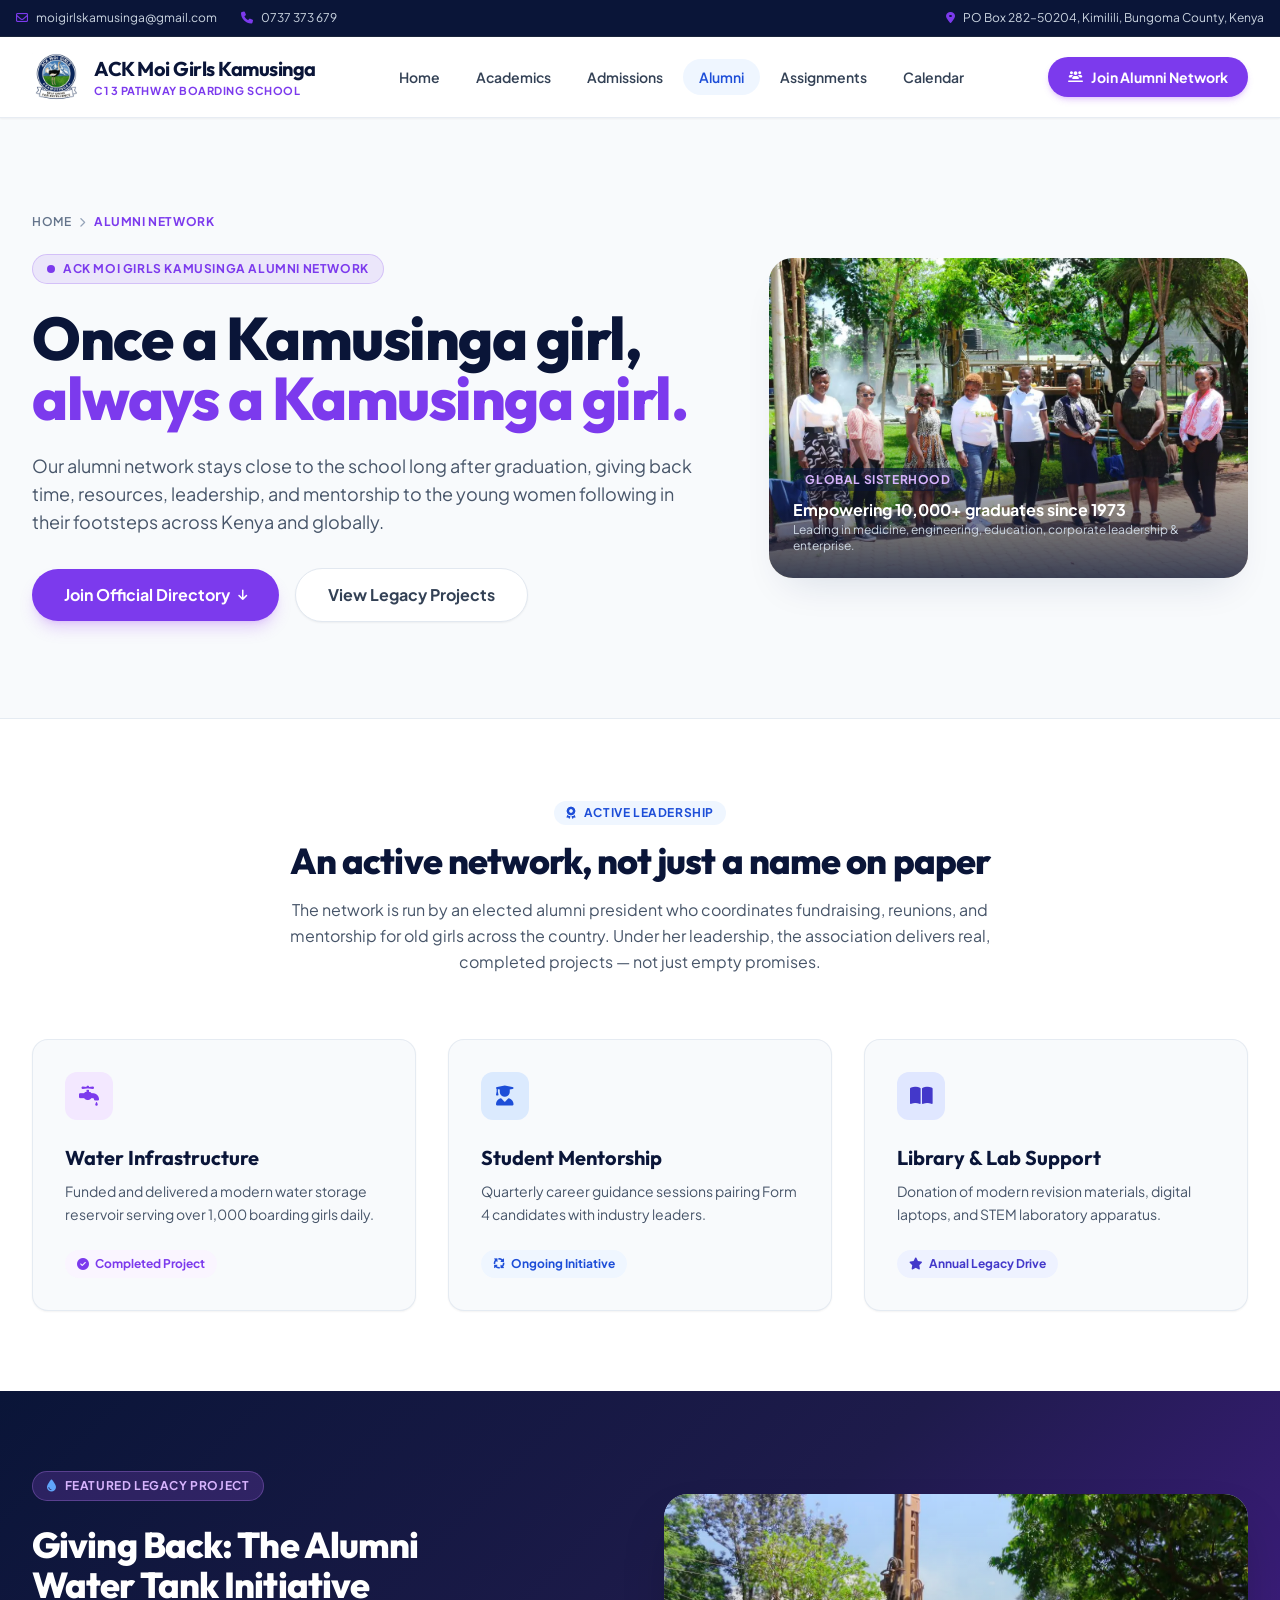
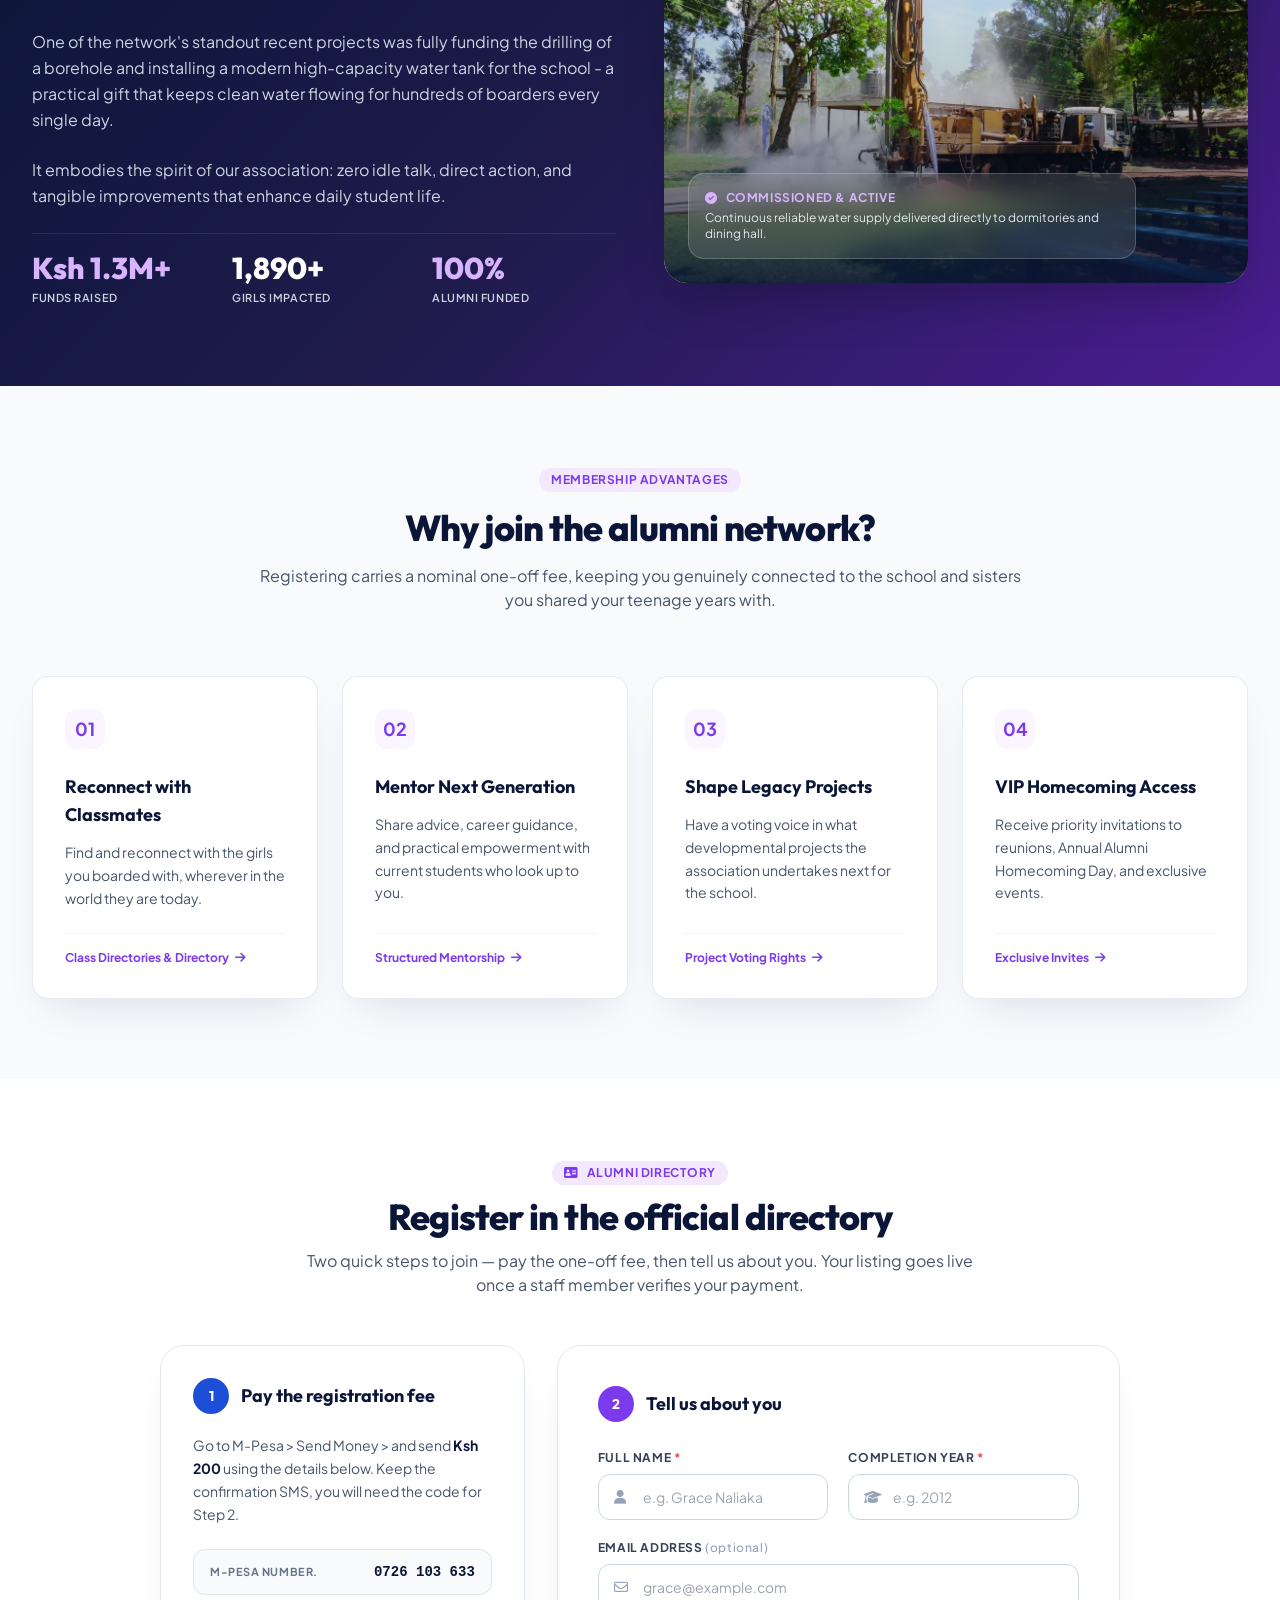
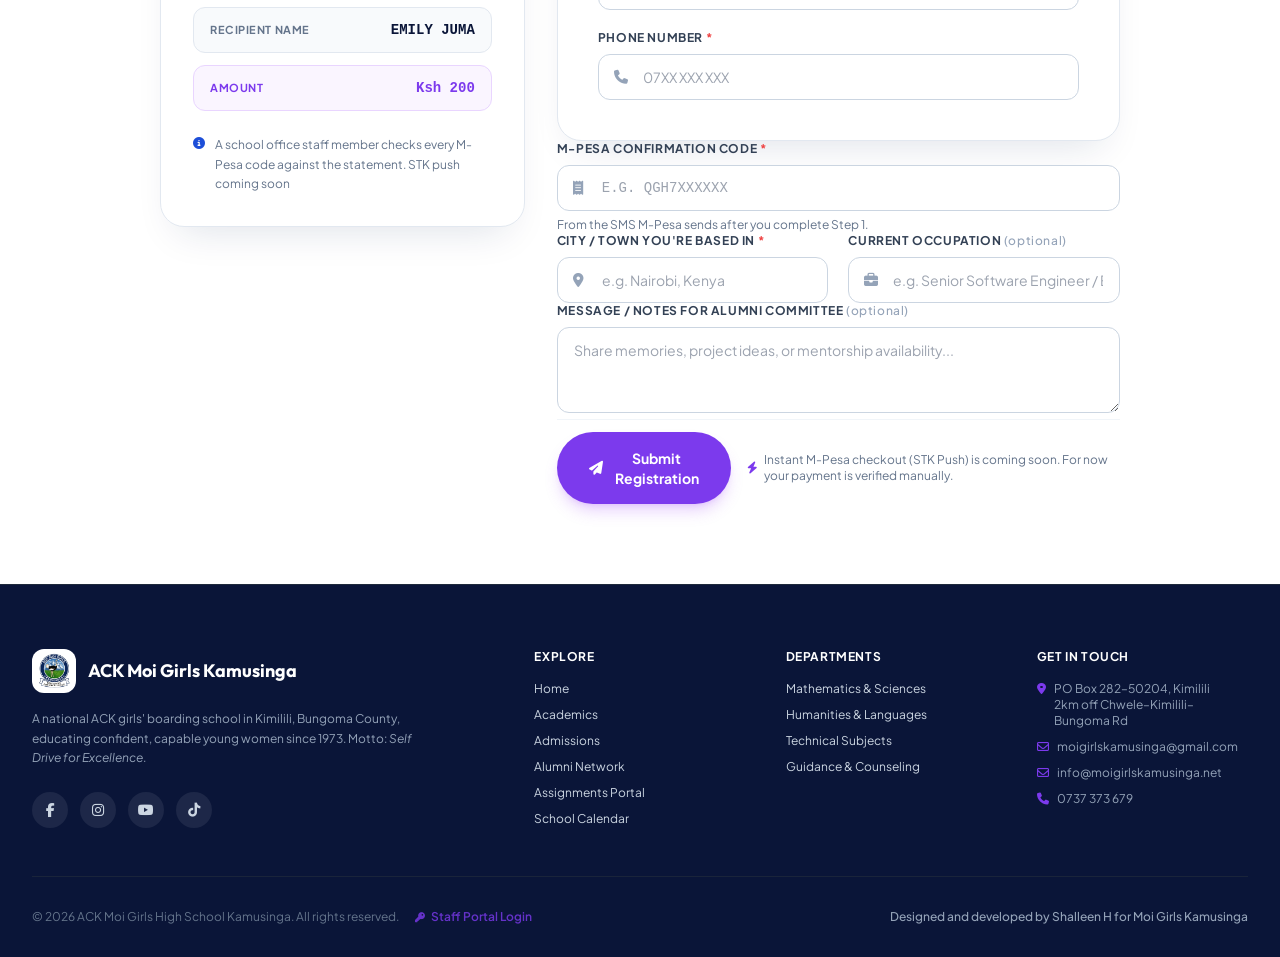
<file: alumni.html>
<!DOCTYPE html>
<html lang="en">
<head>
<meta charset="UTF-8">
<meta name="viewport" content="width=device-width, initial-scale=1.0">
<title>Alumni Network | ACK Moi Girls Kamusinga, Bungoma County</title>
<meta name="description" content="Join the ACK Moi Girls Kamusinga alumni network — connecting old girls, funding legacy projects like our water tank, and mentoring the next generation.">
<meta name="keywords" content="Moi Girls Kamusinga Alumni, Kamusinga Old Girls, ACK Moi Girls Kamusinga network, Kimilili school alumni, best girls schools in western Kenya, best girls schools in Bungoma county">
<link rel="canonical" href="https://www.moigirlskamusinga.net/alumni">

<!-- Social sharing -->
<meta property="og:type" content="website">
<meta property="og:site_name" content="ACK Moi Girls High School Kamusinga">
<meta property="og:title" content="Alumni Network - ACK Moi Girls Kamusinga, Bungoma County">
<meta property="og:description" content="Join the ACK Moi Girls High School Kamusinga alumni network - connecting old girls, funding legacy projects like our water tank, and mentoring the next generation.">
<meta property="og:image" content="https://www.moigirlskamusinga.net/images/photos/og-image.jpg">
<meta name="twitter:card" content="summary_large_image">
<meta name="theme-color" content="#0A1538">
<link rel="icon" href="images/logo.webp" type="image/svg+xml">

<!-- Fonts & icons -->
<link rel="preconnect" href="https://fonts.googleapis.com">
<link rel="preconnect" href="https://fonts.gstatic.com" crossorigin>
<link href="https://fonts.googleapis.com/css2?family=Plus+Jakarta+Sans:wght@300;400;500;600;700;800&family=Outfit:wght@400;500;600;700;800&display=swap" rel="stylesheet">
<link rel="stylesheet" href="assets/fontawesome/css/all.min.css">

<!-- Tailwind: precompiled static stylesheet (colours & fonts still set in assets/site-config.js,
     which is now only a reference doc + the source the build reads from) -->
<link rel="stylesheet" href="assets/tailwind.css">
<script src="assets/alumni-config.js"></script>
<link rel="stylesheet" href="assets/site.css">
<script src="assets/site.js"></script>

</head>
<body class="antialiased text-slate-800 flex flex-col min-h-screen">

<!-- Top Utility Bar -->
<div class="bg-brand-navyDark text-slate-300 text-xs py-2.5 px-4 border-b border-slate-800/80">
  <div class="max-w-7xl mx-auto flex flex-col sm:flex-row justify-between items-center gap-2">
    <div class="flex items-center space-x-6">
      <a href="mailto:moigirlskamusinga@gmail.com" class="hover:text-white transition-colors flex items-center gap-2"><i class="fa-regular fa-envelope text-brand-purple"></i>moigirlskamusinga@gmail.com</a>
      <a href="tel:+254737373679" class="hover:text-white transition-colors flex items-center gap-2"><i class="fa-solid fa-phone text-brand-purple"></i>0737 373 679</a>
    </div>
    <div class="flex items-center gap-2 text-slate-300"><i class="fa-solid fa-location-dot text-brand-purple"></i><span>PO Box 282–50204, Kimilili, Bungoma County, Kenya</span></div>
  </div>
</div>

<!-- Header Navigation -->
<header class="sticky top-0 z-50 glass-header border-b border-slate-200/80 shadow-sm">
  <div class="max-w-7xl mx-auto px-4 sm:px-6 lg:px-8">
    <div class="flex items-center justify-between h-20">
      <a href="index.html" class="flex items-center gap-3.5 group">
        <img src="images/logo.webp" alt="ACK Moi Girls High School Kamusinga crest" width="48" height="48" class="w-12 h-12 object-contain">
        <div class="flex flex-col">
          <span class="font-display font-bold text-lg md:text-xl text-brand-navyDark tracking-tight group-hover:text-brand-blue transition-colors">ACK Moi Girls Kamusinga</span>
          <span class="text-[11px] font-bold uppercase tracking-wider text-brand-purple">C1 3 Pathway Boarding School</span>
        </div>
      </a>
      <nav class="hidden lg:flex items-center space-x-1" aria-label="Primary Navigation">
        <a href="index.html" class="px-4 py-2 rounded-full text-sm font-semibold text-slate-700 hover:text-brand-blue hover:bg-slate-50 transition-colors">Home</a><a href="academics.html" class="px-4 py-2 rounded-full text-sm font-semibold text-slate-700 hover:text-brand-blue hover:bg-slate-50 transition-colors">Academics</a><a href="admissions.html" class="px-4 py-2 rounded-full text-sm font-semibold text-slate-700 hover:text-brand-blue hover:bg-slate-50 transition-colors">Admissions</a><a href="alumni.html" aria-current="page" class="px-4 py-2 rounded-full text-sm font-semibold text-brand-blue bg-blue-50">Alumni</a><a href="assignments.html" class="px-4 py-2 rounded-full text-sm font-semibold text-slate-700 hover:text-brand-blue hover:bg-slate-50 transition-colors">Assignments</a><a href="calendar.html" class="px-4 py-2 rounded-full text-sm font-semibold text-slate-700 hover:text-brand-blue hover:bg-slate-50 transition-colors">Calendar</a>
      </nav>
      <div class="flex items-center space-x-4">
        <a href="alumni.html#register" class="hidden sm:inline-flex items-center justify-center px-5 py-2.5 rounded-full text-sm font-bold text-white bg-brand-purple hover:bg-brand-purpleHover transition-all shadow-md shadow-purple-500/25">
          <i class="fa-solid fa-users-line mr-2 text-xs"></i>Join Alumni Network
        </a>
        <button id="nav-toggle" class="lg:hidden p-2.5 rounded-xl text-slate-700 hover:bg-slate-100 focus:outline-none" aria-label="Toggle navigation menu" aria-expanded="false" aria-controls="mobile-menu">
          <i id="nav-icon" class="fa-solid fa-bars text-xl"></i>
        </button>
      </div>
    </div>
  </div>
  <div id="mobile-menu" class="hidden lg:hidden bg-white border-b border-slate-200 px-4 pt-2 pb-6 space-y-2 shadow-xl">
    <a href="index.html" class="block px-4 py-3 rounded-xl text-base font-semibold text-slate-700 hover:bg-slate-50">Home</a><a href="academics.html" class="block px-4 py-3 rounded-xl text-base font-semibold text-slate-700 hover:bg-slate-50">Academics</a><a href="admissions.html" class="block px-4 py-3 rounded-xl text-base font-semibold text-slate-700 hover:bg-slate-50">Admissions</a><a href="alumni.html" aria-current="page" class="block px-4 py-3 rounded-xl text-base font-semibold text-brand-blue bg-blue-50">Alumni</a><a href="assignments.html" class="block px-4 py-3 rounded-xl text-base font-semibold text-slate-700 hover:bg-slate-50">Assignments</a><a href="calendar.html" class="block px-4 py-3 rounded-xl text-base font-semibold text-slate-700 hover:bg-slate-50">Calendar</a>
    <div class="pt-2"><a href="alumni.html#register" class="block w-full text-center py-3 rounded-full font-bold text-white bg-brand-purple hover:bg-brand-purpleHover shadow">Join Alumni Network</a></div>
  </div>
</header>

<main class="flex-grow">


  <!-- HERO SECTION -->
  <section class="relative bg-brand-lightBg py-16 lg:py-24 border-b border-slate-200/80 overflow-hidden">
    <div class="max-w-7xl mx-auto px-4 sm:px-6 lg:px-8">
      <div class="grid lg:grid-cols-12 gap-12 items-center">
        
        <!-- Hero Text -->
        <div class="lg:col-span-7 space-y-6">
          <nav class="flex items-center text-xs font-semibold uppercase tracking-wider text-slate-500 gap-2">
            <a href="index.html" class="hover:text-brand-purple transition-colors">Home</a>
            <i class="fa-solid fa-chevron-right text-[10px] text-slate-400"></i>
            <span class="text-brand-purple font-bold">Alumni Network</span>
          </nav>

          <div class="inline-flex items-center gap-2 px-3.5 py-1.5 rounded-full badge-purple text-xs font-bold tracking-wider uppercase">
            <span class="w-2 h-2 rounded-full bg-brand-purple animate-ping"></span>
            ACK Moi Girls Kamusinga Alumni Network
          </div>

          <h1 class="font-display text-4xl sm:text-5xl lg:text-6xl font-extrabold tracking-tight text-brand-navyDark leading-[1.15]">
            Once a Kamusinga girl, <br><span class="text-brand-purple">always a Kamusinga girl.</span>
          </h1>

          <p class="text-slate-600 text-base sm:text-lg leading-relaxed max-w-2xl font-normal">
            Our alumni network stays close to the school long after graduation, giving back time, resources, leadership, and mentorship to the young women following in their footsteps across Kenya and globally.
          </p>

          <div class="pt-2 flex flex-wrap gap-4 items-center">
            <a href="#register" class="px-8 py-3.5 rounded-full text-base font-bold bg-brand-purple text-white hover:bg-brand-purpleHover transition-all shadow-lg shadow-purple-500/25 flex items-center gap-2">
              Join Official Directory
              <i class="fa-solid fa-arrow-down text-xs"></i>
            </a>
            <a href="#water-tank" class="px-8 py-3.5 rounded-full text-base font-bold text-slate-700 bg-white hover:bg-slate-100 border border-slate-200 transition-all shadow-sm">
              View Legacy Projects
            </a>
          </div>
        </div>

        <!-- Hero Image Frame -->
        <div class="lg:col-span-5">
          <div class="photo rounded-3xl overflow-hidden shadow-corporate bg-white">
            <img src="images/photos/alumni1.webp" alt="Empowered Professional Women Alumni" width="1600" height="1200" loading="eager" decoding="async" fetchpriority="high" class="w-full h-[450px] object-cover object-top hover:scale-105 transition-transform duration-700">
            <div class="absolute inset-0 bg-gradient-to-t from-brand-navyDark/80 via-transparent to-transparent"></div>
            <div class="absolute bottom-6 left-6 right-6 text-white">
              <span class="text-xs font-bold uppercase tracking-wider text-purple-300 bg-brand-navyDark/60 px-3 py-1 rounded-full backdrop-blur-md">Global Sisterhood</span>
              <p class="text-base font-bold mt-2">Empowering 10,000+ graduates since 1973</p>
              <p class="text-xs text-slate-300">Leading in medicine, engineering, education, corporate leadership & enterprise.</p>
            </div>
          </div>
        </div>

      </div>
    </div>
  </section>

  <!-- ACTIVE NETWORK IMPACT SECTION -->
  <section class="reveal py-20 bg-white">
    <div class="max-w-7xl mx-auto px-4 sm:px-6 lg:px-8">
      
      <div class="max-w-3xl mx-auto text-center space-y-4 mb-16">
        <div class="inline-flex items-center gap-2 px-3 py-1 rounded-full bg-blue-50 text-brand-blue text-xs font-bold uppercase tracking-wider">
          <i class="fa-solid fa-award"></i> Active Leadership
        </div>
        <h2 class="text-3xl sm:text-4xl font-extrabold font-display text-brand-navyDark tracking-tight">
          An active network, not just a name on paper
        </h2>
        <p class="text-slate-600 text-base leading-relaxed">
          The network is run by an elected alumni president who coordinates fundraising, reunions, and mentorship for old girls across the country. Under her leadership, the association delivers real, completed projects — not just empty promises.
        </p>
      </div>

      <!-- Impact Milestone Cards Grid -->
      <div class="grid md:grid-cols-3 gap-8">
        
        <div class="bg-brand-lightBg p-8 rounded-2xl border border-slate-200/80 shadow-sm hover:shadow-corporate transition-all duration-300 flex flex-col justify-between">
          <div>
            <div class="w-12 h-12 rounded-xl bg-purple-100 text-brand-purple flex items-center justify-center text-xl mb-6 font-bold">
              <i class="fa-solid fa-faucet-drip"></i>
            </div>
            <h3 class="text-xl font-bold font-display text-brand-navyDark mb-2">Water Infrastructure</h3>
            <p class="text-slate-600 text-sm leading-relaxed mb-6">Funded and delivered a modern water storage reservoir serving over 1,000 boarding girls daily.</p>
          </div>
          <div class="inline-flex items-center text-xs font-bold text-brand-purple bg-purple-50 px-3 py-1.5 rounded-full w-fit">
            <i class="fa-solid fa-check-circle mr-1.5"></i> Completed Project
          </div>
        </div>

        <div class="bg-brand-lightBg p-8 rounded-2xl border border-slate-200/80 shadow-sm hover:shadow-corporate transition-all duration-300 flex flex-col justify-between">
          <div>
            <div class="w-12 h-12 rounded-xl bg-blue-100 text-brand-blue flex items-center justify-center text-xl mb-6 font-bold">
              <i class="fa-solid fa-user-graduate"></i>
            </div>
            <h3 class="text-xl font-bold font-display text-brand-navyDark mb-2">Student Mentorship</h3>
            <p class="text-slate-600 text-sm leading-relaxed mb-6">Quarterly career guidance sessions pairing Form 4 candidates with industry leaders.</p>
          </div>
          <div class="inline-flex items-center text-xs font-bold text-brand-blue bg-blue-50 px-3 py-1.5 rounded-full w-fit">
            <i class="fa-solid fa-arrows-spin mr-1.5 animate-spin"></i> Ongoing Initiative
          </div>
        </div>

        <div class="bg-brand-lightBg p-8 rounded-2xl border border-slate-200/80 shadow-sm hover:shadow-corporate transition-all duration-300 flex flex-col justify-between">
          <div>
            <div class="w-12 h-12 rounded-xl bg-indigo-100 text-indigo-700 flex items-center justify-center text-xl mb-6 font-bold">
              <i class="fa-solid fa-book-open"></i>
            </div>
            <h3 class="text-xl font-bold font-display text-brand-navyDark mb-2">Library & Lab Support</h3>
            <p class="text-slate-600 text-sm leading-relaxed mb-6">Donation of modern revision materials, digital laptops, and STEM laboratory apparatus.</p>
          </div>
          <div class="inline-flex items-center text-xs font-bold text-indigo-700 bg-indigo-50 px-3 py-1.5 rounded-full w-fit">
            <i class="fa-solid fa-star mr-1.5"></i> Annual Legacy Drive
          </div>
        </div>

      </div>

    </div>
  </section>

  <!-- FEATURED GIVING PROJECT SECTION -->
  <section id="water-tank" class="reveal py-20 purple-gradient-card text-white relative overflow-hidden">
    <div class="max-w-7xl mx-auto px-4 sm:px-6 lg:px-8 relative z-10">
      <div class="grid lg:grid-cols-12 gap-12 items-center">
        
        <!-- Left Content -->
        <div class="lg:col-span-6 space-y-6">
          <div class="inline-flex items-center gap-2 px-3.5 py-1.5 rounded-full bg-purple-500/20 text-purple-300 border border-purple-400/30 text-xs font-bold uppercase tracking-wider">
            <i class="fa-solid fa-droplet text-blue-400"></i> Featured Legacy Project
          </div>

          <h2 class="text-3xl sm:text-4xl font-extrabold font-display tracking-tight text-white leading-tight">
            Giving Back: The Alumni Water Tank Initiative
          </h2>

          <p class="text-slate-300 text-base leading-relaxed">
            One of the network's standout recent projects was fully funding the drilling of a borehole and installing a modern high-capacity water tank for the school - a practical gift that keeps clean water flowing for hundreds of boarders every single day.
          </p>

          <p class="text-slate-300 text-base leading-relaxed">
            It embodies the spirit of our association: zero idle talk, direct action, and tangible improvements that enhance daily student life.
          </p>

          <!-- Key Project Stats Bar -->
          <div class="grid grid-cols-3 gap-4 pt-4 border-t border-white/10">
            <div>
              <div class="text-2xl sm:text-3xl font-extrabold text-purple-300 font-display">Ksh 1.3M+</div>
              <div class="text-[11px] font-semibold text-slate-300 uppercase tracking-wider mt-1">Funds Raised</div>
            </div>
            <div>
              <div class="text-2xl sm:text-3xl font-extrabold text-white font-display">1,890+</div>
              <div class="text-[11px] font-semibold text-slate-300 uppercase tracking-wider mt-1">Girls Impacted</div>
            </div>
            <div>
              <div class="text-2xl sm:text-3xl font-extrabold text-purple-300 font-display">100%</div>
              <div class="text-[11px] font-semibold text-slate-300 uppercase tracking-wider mt-1">Alumni Funded</div>
            </div>
          </div>
        </div>

        <!-- Right Visual Card -->
        <div class="lg:col-span-6">
          <div class="photo rounded-3xl overflow-hidden shadow-2xl group">
            <img src="images/photos/water.webp" alt="School campus infrastructure water tank" width="1600" height="1000" loading="lazy" decoding="async" class="w-full h-[400px] object-cover group-hover:scale-105 transition-transform duration-700">
            <div class="absolute inset-0 bg-gradient-to-t from-brand-navyDark/90 via-black/20 to-transparent"></div>
            
            <div class="absolute bottom-6 left-6 right-6 flex items-center justify-between">
              <div class="bg-white/10 backdrop-blur-md p-4 rounded-2xl border border-white/20 max-w-md">
                <div class="flex items-center gap-2 text-purple-300 text-xs font-bold uppercase tracking-wider mb-1">
                  <i class="fa-solid fa-circle-check text-purple-300"></i> Commissioned & Active
                </div>
                <p class="text-xs text-slate-200">Continuous reliable water supply delivered directly to dormitories and dining hall.</p>
              </div>
            </div>
          </div>
        </div>

      </div>
    </div>
  </section>

  <!-- INTERACTIVE BENEFITS GRID -->
  <section class="reveal py-20 bg-brand-lightBg">
    <div class="max-w-7xl mx-auto px-4 sm:px-6 lg:px-8">
      
      <div class="text-center max-w-3xl mx-auto space-y-4 mb-16">
        <div class="inline-flex items-center gap-2 px-3 py-1 rounded-full bg-purple-100 text-brand-purple text-xs font-bold uppercase tracking-wider">
          Membership Advantages
        </div>
        <h2 class="text-3xl sm:text-4xl font-extrabold font-display text-brand-navyDark tracking-tight">
          Why join the alumni network?
        </h2>
        <p class="text-slate-600 text-base">
          Registering carries a nominal one-off fee, keeping you genuinely connected to the school and sisters you shared your teenage years with.
        </p>
      </div>

      <div class="grid sm:grid-cols-2 lg:grid-cols-4 gap-6">
        
        <!-- Benefit Card 1 -->
        <div class="bg-white p-8 rounded-2xl border border-slate-200/80 shadow-corporate hover:shadow-corporate-hover hover:-translate-y-1 transition-all duration-300 flex flex-col justify-between">
          <div>
            <div class="w-10 h-10 rounded-xl bg-purple-50 text-brand-purple flex items-center justify-center font-bold text-lg mb-6">
              01
            </div>
            <h3 class="text-lg font-bold font-display text-brand-navyDark mb-3">Reconnect with Classmates</h3>
            <p class="text-slate-600 text-sm leading-relaxed">
              Find and reconnect with the girls you boarded with, wherever in the world they are today.
            </p>
          </div>
          <div class="mt-6 pt-4 border-t border-slate-100 text-xs font-bold text-brand-purple">
            Class Directories & Directory <i class="fa-solid fa-arrow-right ml-1"></i>
          </div>
        </div>

        <!-- Benefit Card 2 -->
        <div class="bg-white p-8 rounded-2xl border border-slate-200/80 shadow-corporate hover:shadow-corporate-hover hover:-translate-y-1 transition-all duration-300 flex flex-col justify-between">
          <div>
            <div class="w-10 h-10 rounded-xl bg-purple-50 text-brand-purple flex items-center justify-center font-bold text-lg mb-6">
              02
            </div>
            <h3 class="text-lg font-bold font-display text-brand-navyDark mb-3">Mentor Next Generation</h3>
            <p class="text-slate-600 text-sm leading-relaxed">
              Share advice, career guidance, and practical empowerment with current students who look up to you.
            </p>
          </div>
          <div class="mt-6 pt-4 border-t border-slate-100 text-xs font-bold text-brand-purple">
            Structured Mentorship <i class="fa-solid fa-arrow-right ml-1"></i>
          </div>
        </div>

        <!-- Benefit Card 3 -->
        <div class="bg-white p-8 rounded-2xl border border-slate-200/80 shadow-corporate hover:shadow-corporate-hover hover:-translate-y-1 transition-all duration-300 flex flex-col justify-between">
          <div>
            <div class="w-10 h-10 rounded-xl bg-purple-50 text-brand-purple flex items-center justify-center font-bold text-lg mb-6">
              03
            </div>
            <h3 class="text-lg font-bold font-display text-brand-navyDark mb-3">Shape Legacy Projects</h3>
            <p class="text-slate-600 text-sm leading-relaxed">
              Have a voting voice in what developmental projects the association undertakes next for the school.
            </p>
          </div>
          <div class="mt-6 pt-4 border-t border-slate-100 text-xs font-bold text-brand-purple">
            Project Voting Rights <i class="fa-solid fa-arrow-right ml-1"></i>
          </div>
        </div>

        <!-- Benefit Card 4 -->
        <div class="bg-white p-8 rounded-2xl border border-slate-200/80 shadow-corporate hover:shadow-corporate-hover hover:-translate-y-1 transition-all duration-300 flex flex-col justify-between">
          <div>
            <div class="w-10 h-10 rounded-xl bg-purple-50 text-brand-purple flex items-center justify-center font-bold text-lg mb-6">
              04
            </div>
            <h3 class="text-lg font-bold font-display text-brand-navyDark mb-3">VIP Homecoming Access</h3>
            <p class="text-slate-600 text-sm leading-relaxed">
              Receive priority invitations to reunions, Annual Alumni Homecoming Day, and exclusive events.
            </p>
          </div>
          <div class="mt-6 pt-4 border-t border-slate-100 text-xs font-bold text-brand-purple">
            Exclusive Invites <i class="fa-solid fa-arrow-right ml-1"></i>
          </div>
        </div>

      </div>
    </div>
  </section>

  <!-- REGISTRATION FORM SECTION -->
  <section id="register" class="py-20 bg-white">
    <div class="max-w-5xl mx-auto px-4 sm:px-6 lg:px-8">

      <div class="text-center max-w-2xl mx-auto space-y-3 mb-12">
        <div class="inline-flex items-center gap-2 px-3 py-1 rounded-full bg-purple-100 text-brand-purple text-xs font-bold uppercase tracking-wider">
          <i class="fa-solid fa-address-card"></i> Alumni Directory
        </div>
        <h2 class="text-3xl sm:text-4xl font-extrabold font-display text-brand-navyDark tracking-tight">
          Register in the official directory
        </h2>
        <p class="text-slate-600 text-sm sm:text-base">
          Two quick steps to join — pay the one-off fee, then tell us about you. Your listing goes live once a staff member verifies your payment.
        </p>
      </div>

      <div class="grid lg:grid-cols-5 gap-6 lg:gap-8 items-start">

        <!-- STEP 1 — PAYMENT -->
        <div class="lg:col-span-2 lg:sticky lg:top-28">
          <div class="bg-white border border-slate-200 rounded-3xl p-7 sm:p-8 shadow-corporate h-full">
            <div class="flex items-center gap-3 mb-5">
              <div class="w-9 h-9 rounded-full bg-brand-blue text-white flex items-center justify-center font-display font-bold text-sm flex-shrink-0">1</div>
              <h3 class="font-display font-bold text-lg text-brand-navyDark">Pay the registration fee</h3>
            </div>

            <p class="text-sm text-slate-600 leading-relaxed mb-6">
              Go to M-Pesa &gt; Send Money &gt; and send <strong class="text-brand-navyDark">Ksh 200</strong> using the details below. Keep the confirmation SMS, you will need the code for Step 2.
            </p>

            <div class="space-y-3 mb-6">
              <div class="flex items-center justify-between gap-4 bg-brand-lightBg rounded-xl border border-slate-200 px-4 py-3">
                <span class="text-[11px] font-bold uppercase tracking-wider text-slate-500">M-Pesa Number.</span>
                <span id="pay-number" class="font-bold text-brand-navyDark font-mono text-sm">—</span>
              </div>
              <div class="flex items-center justify-between gap-4 bg-brand-lightBg rounded-xl border border-slate-200 px-4 py-3">
                <span class="text-[11px] font-bold uppercase tracking-wider text-slate-500">Recipient Name</span>
                <span id="pay-account" class="font-bold text-brand-navyDark font-mono text-sm">—</span>
              </div>
              <div class="flex items-center justify-between gap-4 bg-purple-50 rounded-xl border border-purple-200 px-4 py-3">
                <span class="text-[11px] font-bold uppercase tracking-wider text-brand-purple">Amount</span>
                <span class="font-bold text-brand-purple font-mono text-sm">Ksh 200</span>
              </div>
            </div>

            <div class="flex items-start gap-2.5 text-xs text-slate-500 leading-relaxed">
              <i class="fa-solid fa-circle-info text-brand-blue mt-0.5"></i>
              <span>A school office staff member checks every M-Pesa code against the statement. STK push coming soon</span>
            </div>
          </div>
        </div>

        <!-- STEP 2 — FORM -->
        <div class="lg:col-span-3">
          <div class="bg-white border border-slate-200 rounded-3xl p-7 sm:p-10 shadow-corporate">
            <div class="flex items-center gap-3 mb-7">
              <div class="w-9 h-9 rounded-full bg-brand-purple text-white flex items-center justify-center font-display font-bold text-sm flex-shrink-0">2</div>
              <h3 class="font-display font-bold text-lg text-brand-navyDark">Tell us about you</h3>
            </div>

            <form id="alumni-form" class="space-y-5">
              <div class="grid sm:grid-cols-2 gap-5">
                <div>
                  <label for="a-name" class="block text-xs font-bold text-slate-700 uppercase tracking-wider mb-2">
                    Full Name <span class="text-red-500">*</span>
                  </label>
                  <div class="relative">
                    <i class="fa-solid fa-user absolute left-4 top-1/2 -translate-y-1/2 text-slate-400 text-sm"></i>
                    <input id="a-name" name="name" type="text" placeholder="e.g. Grace Naliaka" required class="w-full pl-11 pr-4 py-3 rounded-xl border border-slate-300 focus:ring-2 focus:ring-brand-purple focus:border-brand-purple text-sm transition-all outline-none">
                  </div>
                </div>

                <div>
                  <label for="a-year" class="block text-xs font-bold text-slate-700 uppercase tracking-wider mb-2">
                    Completion Year <span class="text-red-500">*</span>
                  </label>
                  <div class="relative">
                    <i class="fa-solid fa-graduation-cap absolute left-4 top-1/2 -translate-y-1/2 text-slate-400 text-sm"></i>
                    <input id="a-year" name="year" type="number" min="1976" max="2026" placeholder="e.g. 2012" required class="w-full pl-11 pr-4 py-3 rounded-xl border border-slate-300 focus:ring-2 focus:ring-brand-purple focus:border-brand-purple text-sm transition-all outline-none">
                  </div>
                </div>
              </div>

              <div>
                <label for="a-email" class="block text-xs font-bold text-slate-700 uppercase tracking-wider mb-2">
                  Email Address <span class="text-slate-400 normal-case font-medium">(optional)</span>
                </label>
                <div class="relative">
                  <i class="fa-regular fa-envelope absolute left-4 top-1/2 -translate-y-1/2 text-slate-400 text-sm"></i>
                  <input id="a-email" name="email" type="email" placeholder="grace@example.com" class="w-full pl-11 pr-4 py-3 rounded-xl border border-slate-300 focus:ring-2 focus:ring-brand-purple focus:border-brand-purple text-sm transition-all outline-none">
                </div>
              </div>

                <div>
                  <label for="a-phone" class="block text-xs font-bold text-slate-700 uppercase tracking-wider mb-2">
                    Phone Number <span class="text-red-500">*</span>
                  </label>
                  <div class="relative">
                    <i class="fa-solid fa-phone absolute left-4 top-1/2 -translate-y-1/2 text-slate-400 text-sm"></i>
                    <input id="a-phone" name="phone" type="tel" placeholder="07XX XXX XXX" required class="w-full pl-11 pr-4 py-3 rounded-xl border border-slate-300 focus:ring-2 focus:ring-brand-purple focus:border-brand-purple text-sm transition-all outline-none">
                  </div>
                </div>
              </div>

              <div>
                <label for="a-mpesa-code" class="block text-xs font-bold text-slate-700 uppercase tracking-wider mb-2">
                  M-Pesa Confirmation Code <span class="text-red-500">*</span>
                </label>
                <div class="relative">
                  <i class="fa-solid fa-receipt absolute left-4 top-1/2 -translate-y-1/2 text-slate-400 text-sm"></i>
                  <input id="a-mpesa-code" name="mpesaCode" type="text" placeholder="e.g. QGH7XXXXXX" required class="w-full pl-11 pr-4 py-3 rounded-xl border border-slate-300 focus:ring-2 focus:ring-brand-purple focus:border-brand-purple text-sm transition-all outline-none font-mono uppercase">
                </div>
                <p class="text-xs text-slate-500 mt-1.5">From the SMS M-Pesa sends after you complete Step 1.</p>
              </div>

              <div class="grid sm:grid-cols-2 gap-5">
                <div>
                  <label for="a-city" class="block text-xs font-bold text-slate-700 uppercase tracking-wider mb-2">
                    City / Town You're Based In <span class="text-red-500">*</span>
                  </label>
                  <div class="relative">
                    <i class="fa-solid fa-location-dot absolute left-4 top-1/2 -translate-y-1/2 text-slate-400 text-sm"></i>
                    <input id="a-city" name="city" type="text" placeholder="e.g. Nairobi, Kenya" required class="w-full pl-11 pr-4 py-3 rounded-xl border border-slate-300 focus:ring-2 focus:ring-brand-purple focus:border-brand-purple text-sm transition-all outline-none">
                  </div>
                </div>

                <div>
                  <label for="a-occupation" class="block text-xs font-bold text-slate-700 uppercase tracking-wider mb-2">
                    Current Occupation <span class="text-slate-400 normal-case font-medium">(optional)</span>
                  </label>
                  <div class="relative">
                    <i class="fa-solid fa-briefcase absolute left-4 top-1/2 -translate-y-1/2 text-slate-400 text-sm"></i>
                    <input id="a-occupation" name="occupation" type="text" placeholder="e.g. Senior Software Engineer / Entrepreneur" class="w-full pl-11 pr-4 py-3 rounded-xl border border-slate-300 focus:ring-2 focus:ring-brand-purple focus:border-brand-purple text-sm transition-all outline-none">
                  </div>
                </div>
              </div>

              <div>
                <label for="a-message" class="block text-xs font-bold text-slate-700 uppercase tracking-wider mb-2">
                  Message / Notes for Alumni Committee <span class="text-slate-400 normal-case font-medium">(optional)</span>
                </label>
                <textarea id="a-message" name="message" rows="3" placeholder="Share memories, project ideas, or mentorship availability..." class="w-full px-4 py-3 rounded-xl border border-slate-300 focus:ring-2 focus:ring-brand-purple focus:border-brand-purple text-sm transition-all outline-none"></textarea>
              </div>

              <div class="pt-3 border-t border-slate-100 flex flex-col sm:flex-row items-center gap-4">
                <button type="submit" id="alumni-submit-btn" class="w-full sm:w-auto px-8 py-4 rounded-full text-sm font-bold text-white bg-brand-purple hover:bg-brand-purpleHover transition-all shadow-lg shadow-purple-500/25 flex items-center justify-center gap-3 disabled:opacity-60 disabled:cursor-not-allowed">
                  <i class="fa-solid fa-paper-plane"></i>
                  Submit Registration
                </button>
                <span class="text-xs text-slate-500 text-center sm:text-left flex items-center gap-1.5">
                  <i class="fa-solid fa-bolt text-brand-purple"></i>
                  Instant M-Pesa checkout (STK Push) is coming soon. For now your payment is verified manually.
                </span>
              </div>
            </form>

            <!-- Real Submission Status Box -->
            <div id="payment-status-container" class="hidden mt-8 p-6 rounded-2xl bg-white border border-slate-200 text-center space-y-4">
              <div id="payment-spinner" class="inline-block animate-spin rounded-full h-10 w-10 border-4 border-brand-purple border-t-transparent"></div>
              <div id="payment-status-text" class="text-sm font-semibold text-brand-navyDark">
                Submitting your registration...
              </div>
            </div>
          </div>
        </div>

      </div>

    </div>
  </section>


</main>

<!-- FOOTER -->
<footer id="contact-info" class="bg-brand-navyDark text-slate-300 text-sm border-t border-slate-800">
  <div class="max-w-7xl mx-auto px-4 sm:px-6 lg:px-8 pt-16 pb-8">
    <div class="grid grid-cols-1 md:grid-cols-2 lg:grid-cols-5 gap-10 pb-12 border-b border-slate-800/80">
      <div class="lg:col-span-2 space-y-4">
        <div class="flex items-center gap-3">
          <div class="w-11 h-11 rounded-xl bg-white p-1 flex items-center justify-center"><img src="images/logo.webp" alt="" width="36" height="36" class="max-h-full max-w-full"></div>
          <span class="font-display font-bold text-lg text-white">ACK Moi Girls Kamusinga</span>
        </div>
        <p class="text-slate-400 text-xs leading-relaxed max-w-sm">A national ACK girls' boarding school in Kimilili, Bungoma County, educating confident, capable young women since 1973. Motto: <em>Self Drive for Excellence</em>.</p>
        <div class="flex flex-wrap gap-3 pt-2">
          <a href="https://www.facebook.com/people/Moi-Girls-Kamusinga/100076113910541/" target="_blank" rel="noopener" aria-label="Moi Girls Kamusinga on Facebook" class="w-9 h-9 rounded-full flex items-center justify-center text-slate-300 hover:text-white transition-colors" style="background:rgba(255,255,255,.08)"><i class="fa-brands fa-facebook-f"></i></a>
          <a href="https://www.instagram.com/mgkamusinga/" target="_blank" rel="noopener" aria-label="Moi Girls Kamusinga on Instagram" class="w-9 h-9 rounded-full flex items-center justify-center text-slate-300 hover:text-white transition-colors" style="background:rgba(255,255,255,.08)"><i class="fa-brands fa-instagram"></i></a>
          <a href="https://www.youtube.com/@moigirlskamusinga" target="_blank" rel="noopener" aria-label="Moi Girls Kamusinga on YouTube" class="w-9 h-9 rounded-full flex items-center justify-center text-slate-300 hover:text-white transition-colors" style="background:rgba(255,255,255,.08)"><i class="fa-brands fa-youtube"></i></a>
          <a href="https://www.tiktok.com/@moi.girls.kamusinga" target="_blank" rel="noopener" aria-label="Moi Girls Kamusinga on TikTok" class="w-9 h-9 rounded-full flex items-center justify-center text-slate-300 hover:text-white transition-colors" style="background:rgba(255,255,255,.08)"><i class="fa-brands fa-tiktok"></i></a>
        </div>
      </div>
      <div>
        <h5 class="text-white font-bold text-xs uppercase tracking-wider mb-4">Explore</h5>
        <ul class="space-y-2.5 text-xs">
          <li><a href="/" class="hover:text-white transition-colors">Home</a></li>
          <li><a href="academics" class="hover:text-white transition-colors">Academics</a></li>
          <li><a href="admissions" class="hover:text-white transition-colors">Admissions</a></li>
          <li><a href="alumni" class="hover:text-white transition-colors">Alumni Network</a></li>
          <li><a href="assignments" class="hover:text-white transition-colors">Assignments Portal</a></li>
          <li><a href="calendar" class="hover:text-white transition-colors">School Calendar</a></li>
        </ul>
      </div>
      <div>
        <h5 class="text-white font-bold text-xs uppercase tracking-wider mb-4">Departments</h5>
        <ul class="space-y-2.5 text-xs">
          <li><a href="academics.html#sciences" class="hover:text-white transition-colors">Mathematics &amp; Sciences</a></li>
          <li><a href="academics.html#humanities" class="hover:text-white transition-colors">Humanities &amp; Languages</a></li>
          <li><a href="academics.html#technical" class="hover:text-white transition-colors">Technical Subjects</a></li>
          <li><a href="academics.html#careers" class="hover:text-white transition-colors">Guidance &amp; Counseling</a></li>
        </ul>
      </div>
      <div>
        <h5 class="text-white font-bold text-xs uppercase tracking-wider mb-4">Get in touch</h5>
        <div class="space-y-2.5 text-xs text-slate-400">
          <p class="flex items-start gap-2"><i class="fa-solid fa-location-dot text-brand-purple mt-0.5"></i><span>PO Box 282–50204, Kimilili<br>2km off Chwele–Kimilili–Bungoma Rd</span></p>
          <p class="flex items-center gap-2"><i class="fa-regular fa-envelope text-brand-purple"></i><a href="mailto:moigirlskamusinga@gmail.com" class="hover:text-white transition-colors">moigirlskamusinga@gmail.com</a></p>
          <p class="flex items-center gap-2"><i class="fa-regular fa-envelope text-brand-purple"></i><a href="mailto:info@moigirlskamusinga.net" class="hover:text-white transition-colors">info@moigirlskamusinga.net</a></p>
          <p class="flex items-center gap-2"><i class="fa-solid fa-phone text-brand-purple"></i><a href="tel:+254737373679" class="hover:text-white transition-colors">0737 373 679</a></p>
        </div>
      </div>
    </div>
    <div class="pt-8 flex flex-col sm:flex-row justify-between items-center text-xs text-slate-500 gap-3">
      <div class="flex items-center gap-4">
        <span>© <span class="js-year">2026</span> ACK Moi Girls High School Kamusinga. All rights reserved.</span>
        <a href="admin/index.html" class="text-brand-purple/80 hover:text-brand-purple font-semibold transition-colors flex items-center gap-1.5"><i class="fa-solid fa-key text-[10px]"></i>Staff Portal Login</a>
      </div>
      <div class="text-slate-400 font-medium">Designed and developed by <a href="mailto:nikki.hb20@gmail.com?subject=I%20Want%20a%20Website" class="hover:text-brand-purple transition-colors underline-offset-2 hover:underline">Shalleen H</a> for Moi Girls Kamusinga</div>
    </div>
  </div>
</footer>

<script>
document.addEventListener("DOMContentLoaded", () => {
    const cfg = window.ALUMNI_CONFIG || {};
    const notConfigured = (v) => !v || /PASTE/i.test(v);

    // Show the real M-Pesa number + recipient name from assets/alumni-config.js
    const payNumberEl = document.getElementById('pay-number');
    const payAccountEl = document.getElementById('pay-account');
    const payNumber = cfg.M_PESA_NUMBER || cfg.PAYBILL_NUMBER;
    const payName = cfg.NAME_OF_RECIPIENT || cfg.ACCOUNT_REFERENCE;
    if (payNumberEl) payNumberEl.textContent = notConfigured(payNumber) ? 'Ask the school office' : payNumber;
    if (payAccountEl) payAccountEl.textContent = notConfigured(payName) ? 'Ask the school office' : payName;

    // Real registration submission — saves to the Google Sheet configured in
    // assets/alumni-config.js (see GOOGLE_SHEETS_SETUP.txt for how to set that up).
    const alumniForm = document.getElementById('alumni-form');
    const statusContainer = document.getElementById('payment-status-container');
    const statusText = document.getElementById('payment-status-text');
    const spinner = document.getElementById('payment-spinner');
    const submitBtn = document.getElementById('alumni-submit-btn');

    if (alumniForm && statusContainer) {
      alumniForm.addEventListener('submit', async (e) => {
        e.preventDefault();

        const data = {
          name: document.getElementById('a-name').value.trim(),
          year: document.getElementById('a-year').value.trim(),
          email: document.getElementById('a-email').value.trim(),
          phone: document.getElementById('a-phone').value.trim(),
          mpesaCode: document.getElementById('a-mpesa-code').value.trim().toUpperCase(),
          city: document.getElementById('a-city').value.trim(),
          occupation: document.getElementById('a-occupation').value.trim(),
          message: document.getElementById('a-message').value.trim()
        };

        statusContainer.classList.remove('hidden');
        spinner.classList.remove('hidden');
        statusContainer.classList.remove('border-purple-300', 'bg-purple-50', 'border-amber-300', 'bg-amber-50');
        statusContainer.classList.add('border-slate-200');
        statusText.innerHTML = 'Submitting your registration...';
        statusContainer.scrollIntoView({ behavior: 'smooth', block: 'center' });

        if (notConfigured(cfg.SHEET_ENDPOINT_URL)) {
          // Setup isn't finished yet — say so plainly instead of pretending it worked.
          spinner.classList.add('hidden');
          statusContainer.classList.remove('border-slate-200');
          statusContainer.classList.add('border-amber-300', 'bg-amber-50');
          statusText.innerHTML = `
            <div class="text-amber-900 space-y-1">
              <div class="font-bold">Registration isn't connected yet</div>
              <p class="text-xs">This form hasn't been wired up to save registrations. Please email your details to
                <a href="mailto:moigirlskamusinga@gmail.com" class="underline font-semibold">moigirlskamusinga@gmail.com</a> for now.</p>
            </div>`;
          return;
        }

        if (submitBtn) submitBtn.disabled = true;

        try {
          // no-cors: the browser sends the request but we can't read the response back.
          // We only know a genuine network failure (offline, blocked) via the catch below.
          await fetch(cfg.SHEET_ENDPOINT_URL, {
            method: 'POST',
            mode: 'no-cors',
            headers: { 'Content-Type': 'text/plain;charset=utf-8' },
            body: JSON.stringify(data)
          });

          spinner.classList.add('hidden');
          statusContainer.classList.remove('border-slate-200');
          statusContainer.classList.add('border-purple-300', 'bg-purple-50');
          statusText.innerHTML = `
            <div class="text-purple-900 space-y-2">
              <div class="text-xl font-bold font-display text-purple-950 flex items-center justify-center gap-2">
                <i class="fa-solid fa-circle-check text-brand-purple text-2xl"></i> Registration Received
              </div>
              <p>Thank you, <strong>${data.name}</strong>! Your details have been recorded. A staff member will verify your
                M-Pesa payment against code <strong>${data.mpesaCode}</strong> and activate your listing shortly.</p>
            </div>`;
          alumniForm.reset();
        } catch (err) {
          spinner.classList.add('hidden');
          statusContainer.classList.remove('border-slate-200');
          statusContainer.classList.add('border-amber-300', 'bg-amber-50');
          statusText.innerHTML = `
            <div class="text-amber-900 space-y-1">
              <div class="font-bold">Couldn't submit — please check your connection</div>
              <p class="text-xs">If this keeps happening, email your details to
                <a href="mailto:moigirlskamusinga@gmail.com" class="underline font-semibold">moigirlskamusinga@gmail.com</a> instead.</p>
            </div>`;
        } finally {
          if (submitBtn) submitBtn.disabled = false;
        }
      });
    }
  });
</script>
</body>
</html>
</file>
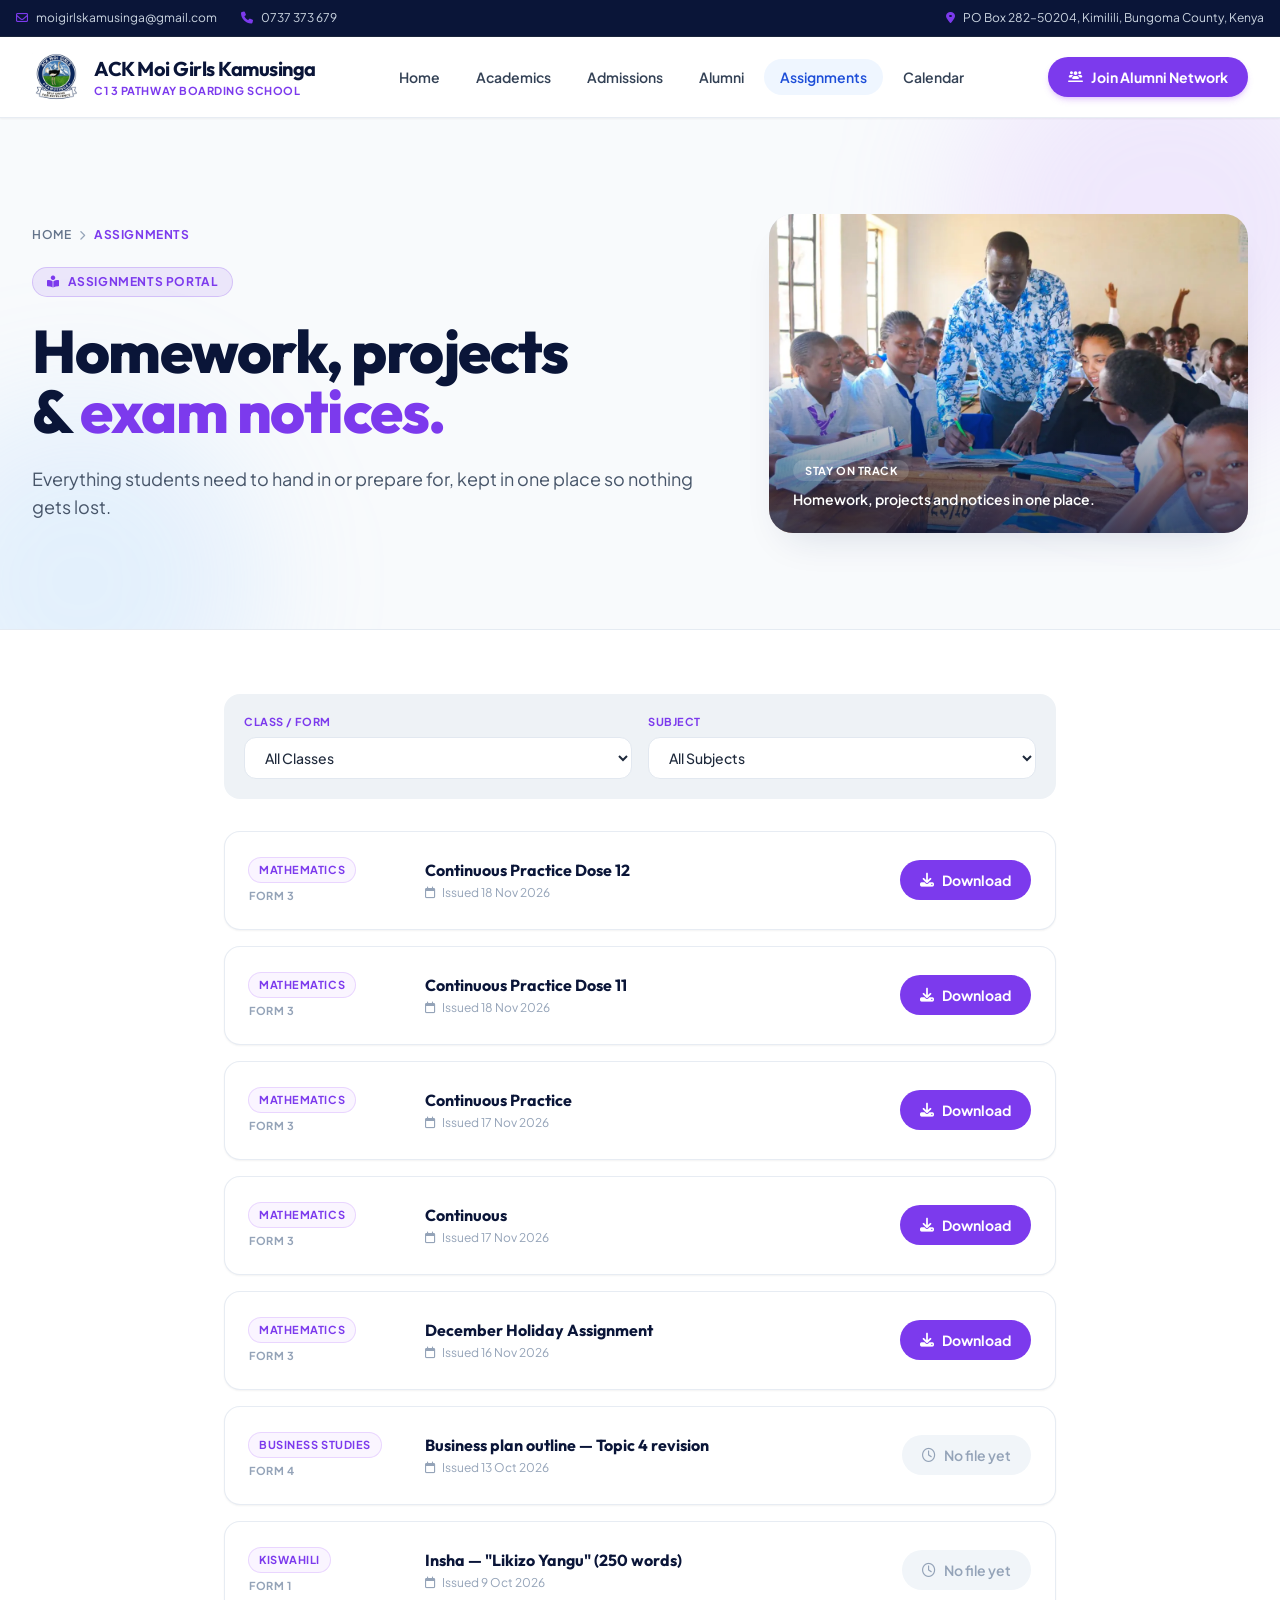
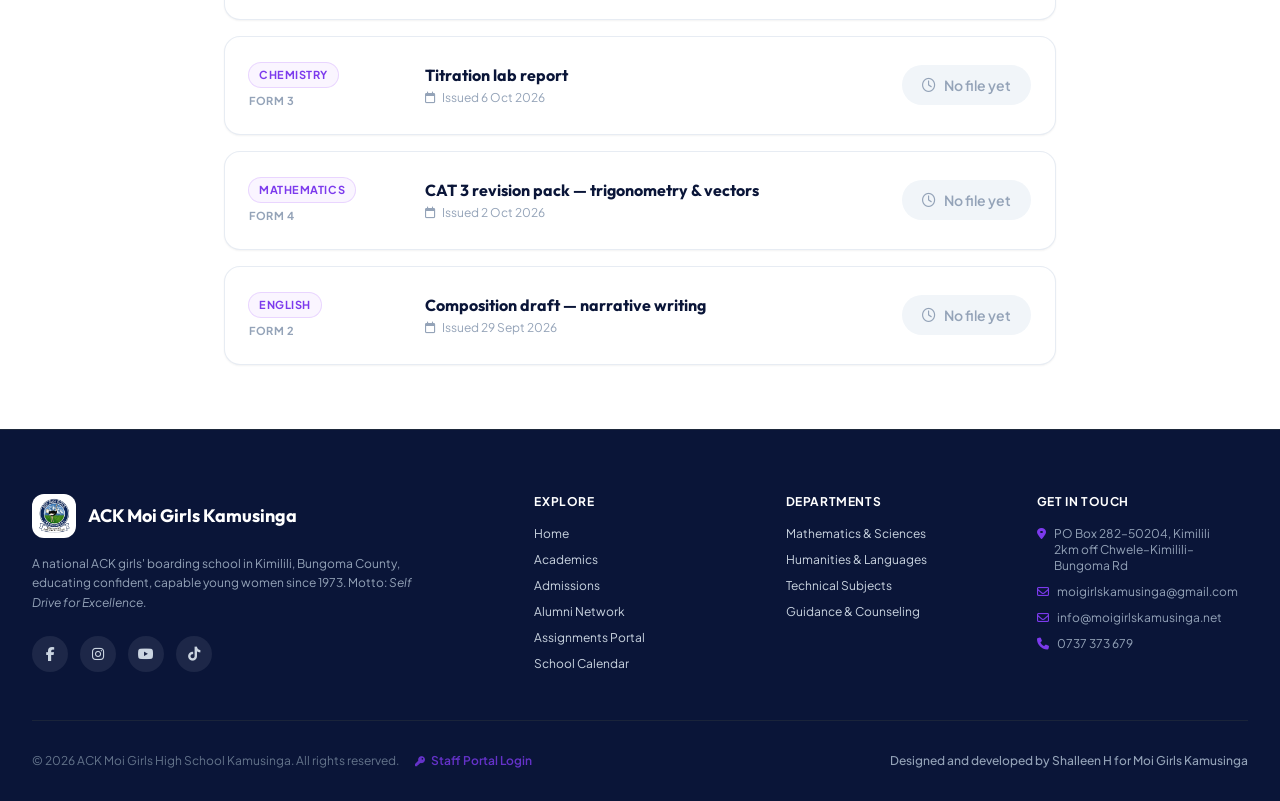
<file: assignments.html>
<!DOCTYPE html>
<html lang="en">
<head>
<meta charset="UTF-8">
<meta name="viewport" content="width=device-width, initial-scale=1.0">
<title>Student Assignments | ACK Moi Girls Kamusinga, Bungoma County</title>
<meta name="description" content="Homework, projects and exam notices for students of ACK Moi Girls Kamusinga, a girls' school in Bungoma County, western Kenya.">
<meta name="keywords" content="ACK Moi Girls Kamusinga assignments, Kamusinga student portal, best girls schools in western Kenya, best girls schools in Bungoma county, girls schools in western Kenya, girls schools in Bungoma county">

<link rel="canonical" href="https://www.moigirlskamusinga.net/assignments">

<!-- Social sharing -->
<meta property="og:type" content="website">
<meta property="og:site_name" content="ACK Moi Girls High School Kamusinga">
<meta property="og:title" content="Student Assignments | ACK Moi Girls Kamusinga, Bungoma County">
<meta property="og:description" content="Homework, projects and exam notices for students of ACK Moi Girls Kamusinga, a girls' school in Bungoma County, western Kenya.">
<meta property="og:image" content="https://www.moigirlskamusinga.net/images/photos/og-image.jpg">
<meta name="twitter:card" content="summary_large_image">
<meta name="theme-color" content="#0A1538">
<link rel="icon" href="images/logo.webp" type="image/svg+xml">

<!-- Fonts & icons -->
<link rel="preconnect" href="https://fonts.googleapis.com">
<link rel="preconnect" href="https://fonts.gstatic.com" crossorigin>
<link href="https://fonts.googleapis.com/css2?family=Plus+Jakarta+Sans:wght@300;400;500;600;700;800&family=Outfit:wght@400;500;600;700;800&display=swap" rel="stylesheet">
<link rel="stylesheet" href="assets/fontawesome/css/all.min.css">

<!-- Tailwind: precompiled static stylesheet (colours & fonts still set in assets/site-config.js,
     which is now only a reference doc + the source the build reads from) -->
<link rel="stylesheet" href="assets/tailwind.css">
<link rel="stylesheet" href="assets/site.css">
<script src="assets/site.js"></script>

</head>
<body class="antialiased text-slate-800 flex flex-col min-h-screen">

<!-- Top Utility Bar -->
<div class="bg-brand-navyDark text-slate-300 text-xs py-2.5 px-4 border-b border-slate-800/80">
  <div class="max-w-7xl mx-auto flex flex-col sm:flex-row justify-between items-center gap-2">
    <div class="flex items-center space-x-6">
      <a href="mailto:moigirlskamusinga@gmail.com" class="hover:text-white transition-colors flex items-center gap-2"><i class="fa-regular fa-envelope text-brand-purple"></i>moigirlskamusinga@gmail.com</a>
      <a href="tel:+254737373679" class="hover:text-white transition-colors flex items-center gap-2"><i class="fa-solid fa-phone text-brand-purple"></i>0737 373 679</a>
    </div>
    <div class="flex items-center gap-2 text-slate-300"><i class="fa-solid fa-location-dot text-brand-purple"></i><span>PO Box 282–50204, Kimilili, Bungoma County, Kenya</span></div>
  </div>
</div>

<!-- Header Navigation -->
<header class="sticky top-0 z-50 glass-header border-b border-slate-200/80 shadow-sm">
  <div class="max-w-7xl mx-auto px-4 sm:px-6 lg:px-8">
    <div class="flex items-center justify-between h-20">
      <a href="index.html" class="flex items-center gap-3.5 group">
        <img src="images/logo.webp" alt="ACK Moi Girls High School Kamusinga crest" width="48" height="48" class="w-12 h-12 object-contain">
        <div class="flex flex-col">
          <span class="font-display font-bold text-lg md:text-xl text-brand-navyDark tracking-tight group-hover:text-brand-blue transition-colors">ACK Moi Girls Kamusinga</span>
          <span class="text-[11px] font-bold uppercase tracking-wider text-brand-purple">C1 3 Pathway Boarding School</span>
        </div>
      </a>
      <nav class="hidden lg:flex items-center space-x-1" aria-label="Primary Navigation">
        <a href="index.html" class="px-4 py-2 rounded-full text-sm font-semibold text-slate-700 hover:text-brand-blue hover:bg-slate-50 transition-colors">Home</a><a href="academics.html" class="px-4 py-2 rounded-full text-sm font-semibold text-slate-700 hover:text-brand-blue hover:bg-slate-50 transition-colors">Academics</a><a href="admissions.html" class="px-4 py-2 rounded-full text-sm font-semibold text-slate-700 hover:text-brand-blue hover:bg-slate-50 transition-colors">Admissions</a><a href="alumni.html" class="px-4 py-2 rounded-full text-sm font-semibold text-slate-700 hover:text-brand-purple hover:bg-slate-50 transition-colors">Alumni</a><a href="assignments.html" aria-current="page" class="px-4 py-2 rounded-full text-sm font-semibold text-brand-blue bg-blue-50">Assignments</a><a href="calendar.html" class="px-4 py-2 rounded-full text-sm font-semibold text-slate-700 hover:text-brand-blue hover:bg-slate-50 transition-colors">Calendar</a>
      </nav>
      <div class="flex items-center space-x-4">
        <a href="alumni.html#register" class="hidden sm:inline-flex items-center justify-center px-5 py-2.5 rounded-full text-sm font-bold text-white bg-brand-purple hover:bg-brand-purpleHover transition-all shadow-md shadow-purple-500/25">
          <i class="fa-solid fa-users-line mr-2 text-xs"></i>Join Alumni Network
        </a>
        <button id="nav-toggle" class="lg:hidden p-2.5 rounded-xl text-slate-700 hover:bg-slate-100 focus:outline-none" aria-label="Toggle navigation menu" aria-expanded="false" aria-controls="mobile-menu">
          <i id="nav-icon" class="fa-solid fa-bars text-xl"></i>
        </button>
      </div>
    </div>
  </div>
  <div id="mobile-menu" class="hidden lg:hidden bg-white border-b border-slate-200 px-4 pt-2 pb-6 space-y-2 shadow-xl">
    <a href="index.html" class="block px-4 py-3 rounded-xl text-base font-semibold text-slate-700 hover:bg-slate-50">Home</a><a href="academics.html" class="block px-4 py-3 rounded-xl text-base font-semibold text-slate-700 hover:bg-slate-50">Academics</a><a href="admissions.html" class="block px-4 py-3 rounded-xl text-base font-semibold text-slate-700 hover:bg-slate-50">Admissions</a><a href="alumni.html" class="block px-4 py-3 rounded-xl text-base font-semibold text-slate-700 hover:bg-slate-50">Alumni</a><a href="assignments.html" aria-current="page" class="block px-4 py-3 rounded-xl text-base font-semibold text-brand-blue bg-blue-50">Assignments</a><a href="calendar.html" class="block px-4 py-3 rounded-xl text-base font-semibold text-slate-700 hover:bg-slate-50">Calendar</a>
    <div class="pt-2"><a href="alumni.html#register" class="block w-full text-center py-3 rounded-full font-bold text-white bg-brand-purple hover:bg-brand-purpleHover shadow">Join Alumni Network</a></div>
  </div>
</header>

<main class="flex-grow">

  <section class="relative bg-brand-lightBg border-b border-slate-200/80 overflow-hidden">
    <div class="absolute -top-24 -right-24 w-[26rem] h-[26rem] rounded-full bg-purple-300/25 blur-3xl" aria-hidden="true"></div>
    <div class="absolute -bottom-32 -left-24 w-[22rem] h-[22rem] rounded-full bg-blue-300/20 blur-3xl" aria-hidden="true"></div>
    <div class="relative max-w-7xl mx-auto px-4 sm:px-6 lg:px-8 py-16 lg:py-24">
      <div class="grid lg:grid-cols-12 gap-12 items-center">
        <div class="lg:col-span-7 space-y-6">
          <nav class="flex items-center text-xs font-semibold uppercase tracking-wider text-slate-500 gap-2" aria-label="Breadcrumb">
            <a href="index.html" class="hover:text-brand-purple transition-colors">Home</a>
            <i class="fa-solid fa-chevron-right text-[10px] text-slate-400"></i>
            <span class="text-brand-purple font-bold">Assignments</span>
          </nav>
          <div class="inline-flex items-center gap-2 px-3.5 py-1.5 rounded-full badge-purple text-xs font-bold tracking-wider uppercase"><i class="fa-solid fa-book-open-reader"></i> Assignments Portal</div>
          <h1 class="font-display text-4xl sm:text-5xl lg:text-6xl font-extrabold tracking-tight text-brand-navyDark leading-[1.12]">Homework, projects &amp; <span class="text-brand-purple">exam notices.</span></h1>
          <p class="text-slate-600 text-base sm:text-lg leading-relaxed max-w-2xl">Everything students need to hand in or prepare for, kept in one place so nothing gets lost.</p>
          
        </div>
        <div class="lg:col-span-5">
          <div class="photo rounded-3xl shadow-corporate bg-white group">
            <img src="images/photos/assign.webp" alt="Students studying together" width="1600" height="1200" loading="eager" decoding="async" fetchpriority="high" class="w-full h-[380px] lg:h-[440px] object-cover group-hover:scale-105 transition-transform duration-700">
            <div class="absolute inset-0 bg-gradient-to-t from-brand-navyDark/75 via-transparent to-transparent"></div>
            <div class="absolute bottom-6 left-6 right-6 text-white">
              <span class="text-[11px] font-bold uppercase tracking-wider bg-white/15 backdrop-blur-md px-3 py-1 rounded-full">Stay on track</span>
              <p class="text-sm font-semibold mt-2">Homework, projects and notices in one place.</p>
            </div>
          </div>
        </div>
      </div>
    </div>
  </section>

  <section class="py-16 bg-white">
    <div class="max-w-4xl mx-auto px-4 sm:px-6 lg:px-8">

      <div class="flex flex-col sm:flex-row gap-4 mb-8 bg-brand-sky rounded-2xl p-5">
        <div class="flex-1">
          <label for="filter-form" class="block text-[11px] font-bold uppercase tracking-wider text-brand-purple mb-1.5">Class / Form</label>
          <select id="filter-form" class="w-full px-4 py-2.5 rounded-xl border border-slate-200 bg-white text-sm font-medium focus:outline-none focus:ring-2 focus:ring-brand-purple/40 focus:border-brand-purple">
            <option value="all">All Classes</option>
            <!-- <option value="Form 1">Form 1</option>
            <option value="Form 2">Form 2</option> -->
            <option value="Form 3">Form 3</option>
            <option value="Form 4">Form 4</option>
            <option value="Grade 10">Grade 10</option>
            <option value="Grade 11">Grade 11</option>
            <option value="Grade 12">Grade 12</option>
          </select>
        </div>
        <div class="flex-1">
          <label for="filter-subject" class="block text-[11px] font-bold uppercase tracking-wider text-brand-purple mb-1.5">Subject</label>
          <select id="filter-subject" class="w-full px-4 py-2.5 rounded-xl border border-slate-200 bg-white text-sm font-medium focus:outline-none focus:ring-2 focus:ring-brand-purple/40 focus:border-brand-purple">
            <option value="all">All Subjects</option>
            <option value="English">English</option>
            <option value="Literature in English">Literature in English</option>
            <option value="French">French</option>
            <option value="Kiswahili">Kiswahili</option>
            <option value="Fasihi ya Kiswahili">Fasihi ya Kiswahili</option>
            <option value="Mathematics">Mathematics</option>
            <option value="Biology">Biology</option>
            <option value="Chemistry">Chemistry</option>
            <option value="Physics">Physics</option>
            <option value="History">History</option>
            <option value="Geography">Geography</option>
            <option value="CRE">CRE</option>
            <option value="Business Studies">Business Studies</option>
            <option value="Computer Studies">Computer Studies</option>
            <option value="Agriculture">Agriculture</option>
            <option value="Home Science">Home Science</option>
            <option value="Music & Dance">Music & Dance</option>
            <option value="Theatre & Film">Theatre & Film</option>
          </select>
        </div>
      </div>

      <ul id="assignments-list" class="space-y-4">
        <li class="py-14 text-center text-slate-500"><i class="fa-solid fa-spinner fa-spin text-2xl text-brand-purple mb-3 block"></i>Loading assignments…</li>
      </ul>
    </div>
  </section>

</main>

<!-- FOOTER -->
<footer id="contact-info" class="bg-brand-navyDark text-slate-300 text-sm border-t border-slate-800">
  <div class="max-w-7xl mx-auto px-4 sm:px-6 lg:px-8 pt-16 pb-8">
    <div class="grid grid-cols-1 md:grid-cols-2 lg:grid-cols-5 gap-10 pb-12 border-b border-slate-800/80">
      <div class="lg:col-span-2 space-y-4">
        <div class="flex items-center gap-3">
          <div class="w-11 h-11 rounded-xl bg-white p-1 flex items-center justify-center"><img src="images/logo.webp" alt="" width="36" height="36" class="max-h-full max-w-full"></div>
          <span class="font-display font-bold text-lg text-white">ACK Moi Girls Kamusinga</span>
        </div>
        <p class="text-slate-400 text-xs leading-relaxed max-w-sm">A national ACK girls' boarding school in Kimilili, Bungoma County, educating confident, capable young women since 1973. Motto: <em>Self Drive for Excellence</em>.</p>
        <div class="flex flex-wrap gap-3 pt-2">
          <a href="https://www.facebook.com/people/Moi-Girls-Kamusinga/100076113910541/" target="_blank" rel="noopener" aria-label="Moi Girls Kamusinga on Facebook" class="w-9 h-9 rounded-full flex items-center justify-center text-slate-300 hover:text-white transition-colors" style="background:rgba(255,255,255,.08)"><i class="fa-brands fa-facebook-f"></i></a>
          <a href="https://www.instagram.com/mgkamusinga/" target="_blank" rel="noopener" aria-label="Moi Girls Kamusinga on Instagram" class="w-9 h-9 rounded-full flex items-center justify-center text-slate-300 hover:text-white transition-colors" style="background:rgba(255,255,255,.08)"><i class="fa-brands fa-instagram"></i></a>
          <a href="https://www.youtube.com/@moigirlskamusinga" target="_blank" rel="noopener" aria-label="Moi Girls Kamusinga on YouTube" class="w-9 h-9 rounded-full flex items-center justify-center text-slate-300 hover:text-white transition-colors" style="background:rgba(255,255,255,.08)"><i class="fa-brands fa-youtube"></i></a>
          <a href="https://www.tiktok.com/@moi.girls.kamusinga" target="_blank" rel="noopener" aria-label="Moi Girls Kamusinga on TikTok" class="w-9 h-9 rounded-full flex items-center justify-center text-slate-300 hover:text-white transition-colors" style="background:rgba(255,255,255,.08)"><i class="fa-brands fa-tiktok"></i></a>
        </div>
      </div>
      <div>
        <h5 class="text-white font-bold text-xs uppercase tracking-wider mb-4">Explore</h5>
        <ul class="space-y-2.5 text-xs">
          <li><a href="/" class="hover:text-white transition-colors">Home</a></li>
          <li><a href="academics" class="hover:text-white transition-colors">Academics</a></li>
          <li><a href="admissions" class="hover:text-white transition-colors">Admissions</a></li>
          <li><a href="alumni" class="hover:text-white transition-colors">Alumni Network</a></li>
          <li><a href="assignments" class="hover:text-white transition-colors">Assignments Portal</a></li>
          <li><a href="calendar" class="hover:text-white transition-colors">School Calendar</a></li>
        </ul>
      </div>
      <div>
        <h5 class="text-white font-bold text-xs uppercase tracking-wider mb-4">Departments</h5>
        <ul class="space-y-2.5 text-xs">
          <li><a href="academics.html#sciences" class="hover:text-white transition-colors">Mathematics &amp; Sciences</a></li>
          <li><a href="academics.html#humanities" class="hover:text-white transition-colors">Humanities &amp; Languages</a></li>
          <li><a href="academics.html#technical" class="hover:text-white transition-colors">Technical Subjects</a></li>
          <li><a href="academics.html#careers" class="hover:text-white transition-colors">Guidance &amp; Counseling</a></li>
        </ul>
      </div>
      <div>
        <h5 class="text-white font-bold text-xs uppercase tracking-wider mb-4">Get in touch</h5>
        <div class="space-y-2.5 text-xs text-slate-400">
          <p class="flex items-start gap-2"><i class="fa-solid fa-location-dot text-brand-purple mt-0.5"></i><span>PO Box 282–50204, Kimilili<br>2km off Chwele–Kimilili–Bungoma Rd</span></p>
          <p class="flex items-center gap-2"><i class="fa-regular fa-envelope text-brand-purple"></i><a href="mailto:moigirlskamusinga@gmail.com" class="hover:text-white transition-colors">moigirlskamusinga@gmail.com</a></p>
          <p class="flex items-center gap-2"><i class="fa-regular fa-envelope text-brand-purple"></i><a href="mailto:info@moigirlskamusinga.net" class="hover:text-white transition-colors">info@moigirlskamusinga.net</a></p>
          <p class="flex items-center gap-2"><i class="fa-solid fa-phone text-brand-purple"></i><a href="tel:+254737373679" class="hover:text-white transition-colors">0737 373 679</a></p>
        </div>
      </div>
    </div>
    <div class="pt-8 flex flex-col sm:flex-row justify-between items-center text-xs text-slate-500 gap-3">
      <div class="flex items-center gap-4">
        <span>© <span class="js-year">2026</span> ACK Moi Girls High School Kamusinga. All rights reserved.</span>
        <a href="admin/index.html" class="text-brand-purple/80 hover:text-brand-purple font-semibold transition-colors flex items-center gap-1.5"><i class="fa-solid fa-key text-[10px]"></i>Staff Portal Login</a>
      </div>
      <div class="text-slate-400 font-medium">Designed and developed by <a href="mailto:nikki.hb20@gmail.com?subject=I%20Want%20a%20Website" class="hover:text-brand-purple transition-colors underline-offset-2 hover:underline">Shalleen H</a> for Moi Girls Kamusinga</div>
    </div>
  </div>
</footer>

<script src="assets/portal.js"></script>
<script>
document.addEventListener('DOMContentLoaded', function () {
  Portal.assignments({
    src: 'assets/data/assignments.json',
    list: '#assignments-list',
    formFilter: '#filter-form',
    subjectFilter: '#filter-subject'
  });
});
</script>
</body>
</html>
</file>
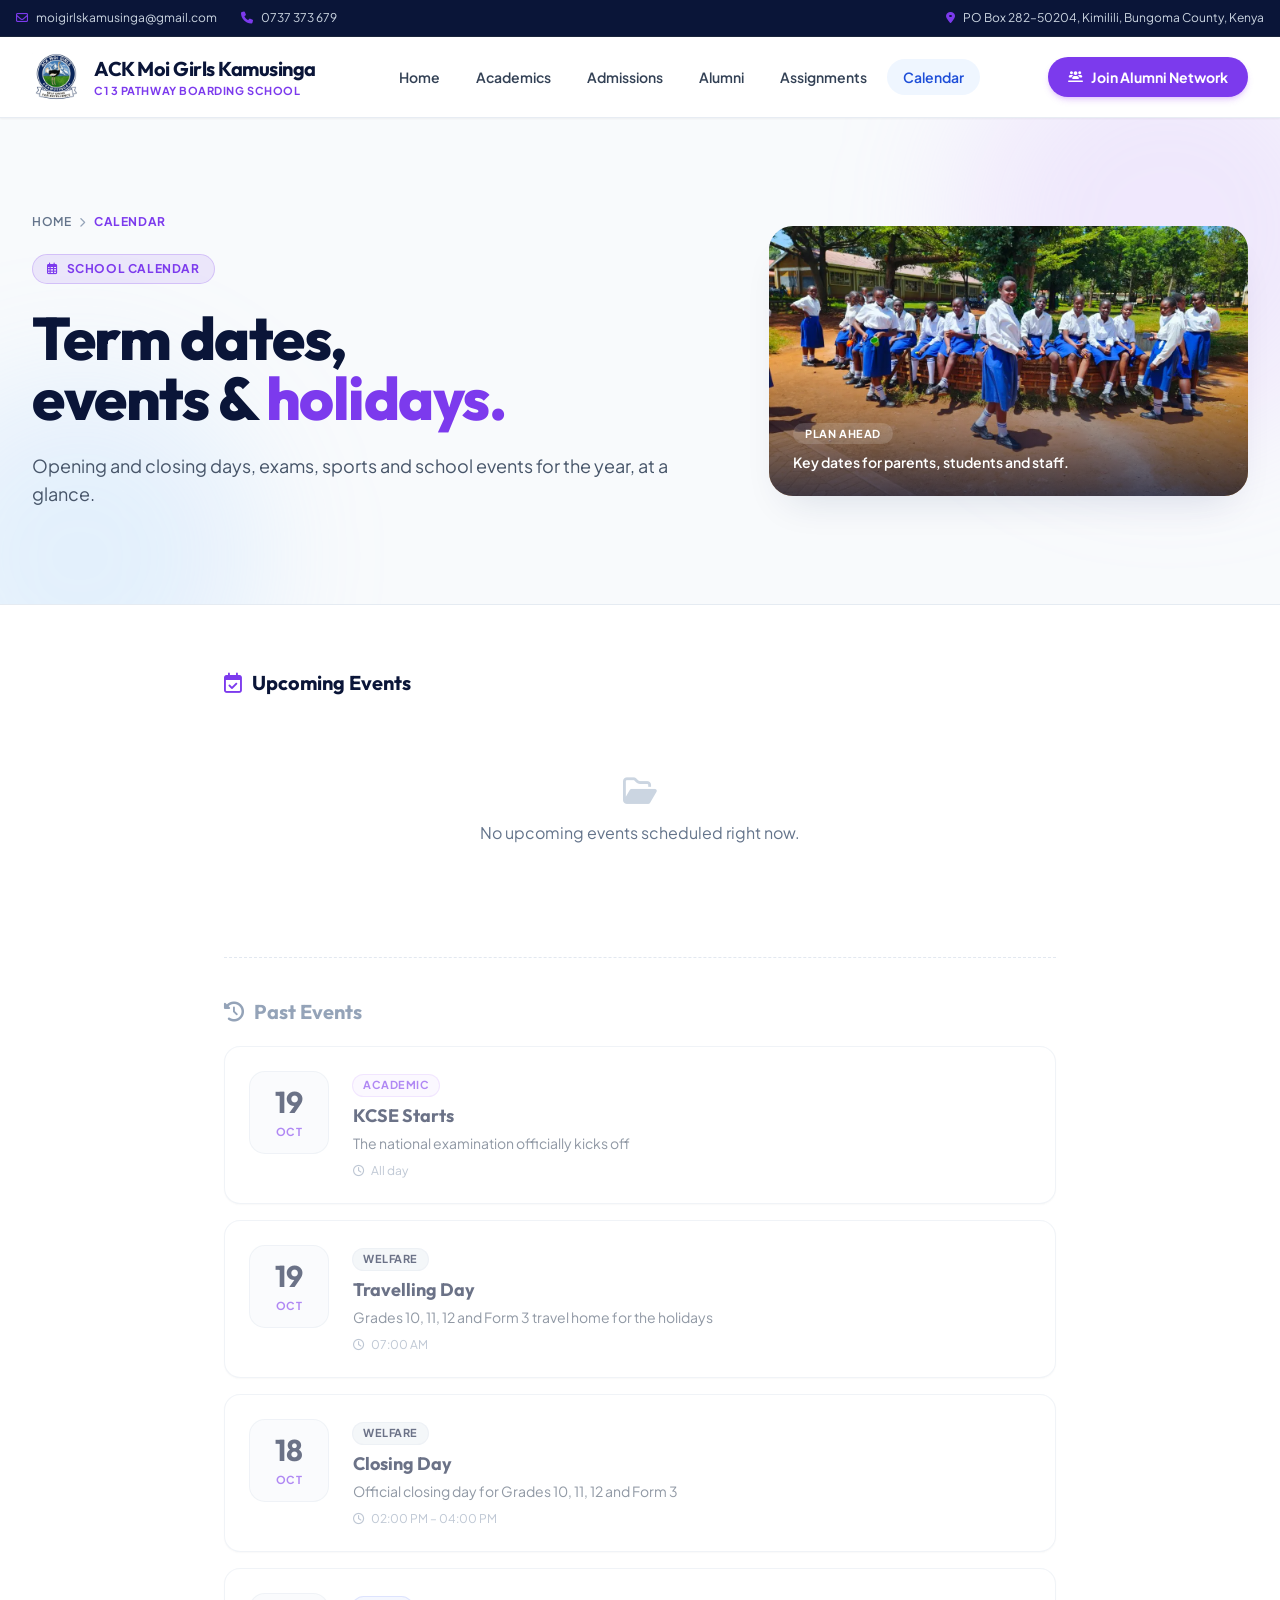
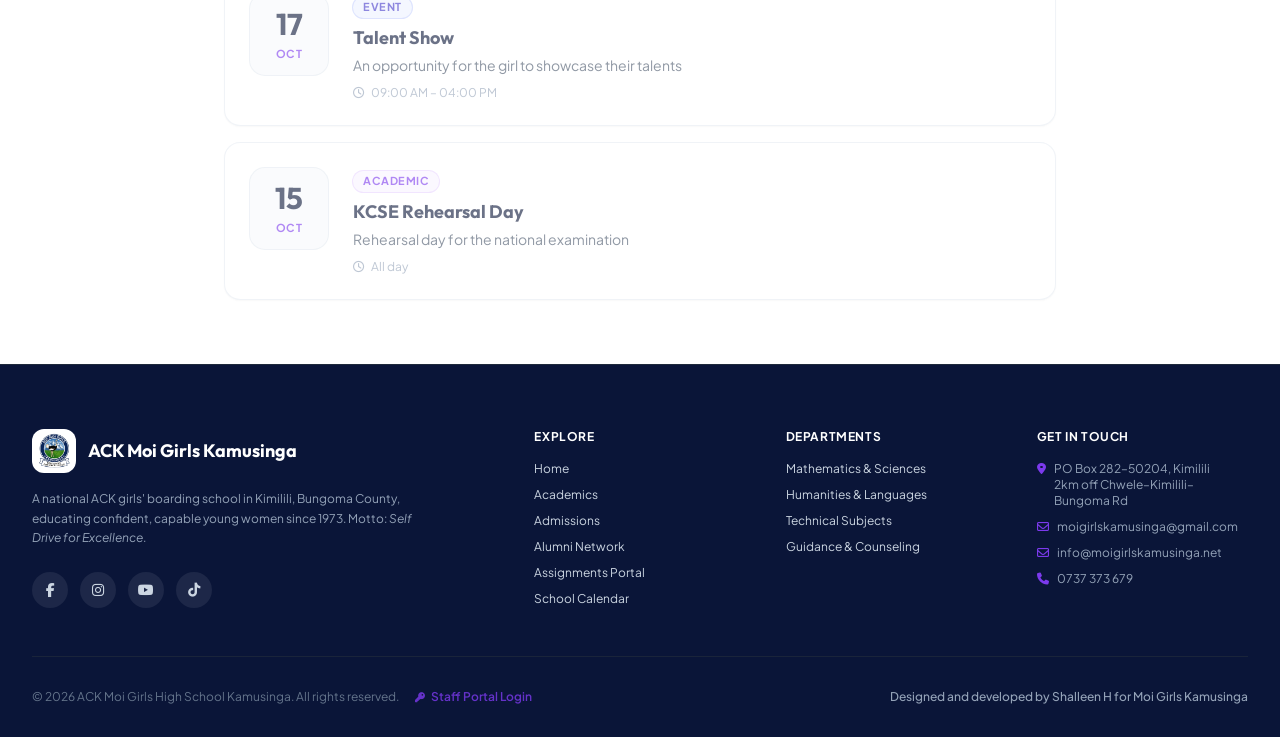
<file: calendar.html>
<!DOCTYPE html>
<html lang="en">
<head>
<meta charset="UTF-8">
<meta name="viewport" content="width=device-width, initial-scale=1.0">
<title>School Calendar &amp; Term Dates | ACK Moi Girls Kamusinga, Bungoma County</title>
<meta name="description" content="Term dates, exams, sports days and events at ACK Moi Girls Kamusinga, Bungoma County, western Kenya.">
<meta name="keywords" content="ACK Moi Girls Kamusinga calendar, Kamusinga term dates, girls schools in western Kenya, girls schools in Bungoma county">

<link rel="canonical" href="https://www.moigirlskamusinga.net/calendar">

<!-- Social sharing -->
<meta property="og:type" content="website">
<meta property="og:site_name" content="ACK Moi Girls High School Kamusinga">
<meta property="og:title" content="School Calendar &amp; Term Dates | ACK Moi Girls Kamusinga, Bungoma County">
<meta property="og:description" content="Term dates, exams, sports days and events at ACK Moi Girls Kamusinga, Bungoma County, western Kenya.">
<meta property="og:image" content="https://www.moigirlskamusinga.net/images/photos/og-image.jpg">
<meta name="twitter:card" content="summary_large_image">
<meta name="theme-color" content="#0A1538">
<link rel="icon" href="images/logo.webp" type="image/svg+xml">

<!-- Fonts & icons -->
<link rel="preconnect" href="https://fonts.googleapis.com">
<link rel="preconnect" href="https://fonts.gstatic.com" crossorigin>
<link href="https://fonts.googleapis.com/css2?family=Plus+Jakarta+Sans:wght@300;400;500;600;700;800&family=Outfit:wght@400;500;600;700;800&display=swap" rel="stylesheet">
<link rel="stylesheet" href="assets/fontawesome/css/all.min.css">

<!-- Tailwind: precompiled static stylesheet (colours & fonts still set in assets/site-config.js,
     which is now only a reference doc + the source the build reads from) -->
<link rel="stylesheet" href="assets/tailwind.css">
<link rel="stylesheet" href="assets/site.css">
<script src="assets/site.js"></script>

</head>
<body class="antialiased text-slate-800 flex flex-col min-h-screen">

<!-- Top Utility Bar -->
<div class="bg-brand-navyDark text-slate-300 text-xs py-2.5 px-4 border-b border-slate-800/80">
  <div class="max-w-7xl mx-auto flex flex-col sm:flex-row justify-between items-center gap-2">
    <div class="flex items-center space-x-6">
      <a href="mailto:moigirlskamusinga@gmail.com" class="hover:text-white transition-colors flex items-center gap-2"><i class="fa-regular fa-envelope text-brand-purple"></i>moigirlskamusinga@gmail.com</a>
      <a href="tel:+254737373679" class="hover:text-white transition-colors flex items-center gap-2"><i class="fa-solid fa-phone text-brand-purple"></i>0737 373 679</a>
    </div>
    <div class="flex items-center gap-2 text-slate-300"><i class="fa-solid fa-location-dot text-brand-purple"></i><span>PO Box 282–50204, Kimilili, Bungoma County, Kenya</span></div>
  </div>
</div>

<!-- Header Navigation -->
<header class="sticky top-0 z-50 glass-header border-b border-slate-200/80 shadow-sm">
  <div class="max-w-7xl mx-auto px-4 sm:px-6 lg:px-8">
    <div class="flex items-center justify-between h-20">
      <a href="index.html" class="flex items-center gap-3.5 group">
        <img src="images/logo.webp" alt="ACK Moi Girls High School Kamusinga crest" width="48" height="48" class="w-12 h-12 object-contain">
        <div class="flex flex-col">
          <span class="font-display font-bold text-lg md:text-xl text-brand-navyDark tracking-tight group-hover:text-brand-blue transition-colors">ACK Moi Girls Kamusinga</span>
          <span class="text-[11px] font-bold uppercase tracking-wider text-brand-purple">C1 3 Pathway Boarding School</span>
        </div>
      </a>
      <nav class="hidden lg:flex items-center space-x-1" aria-label="Primary Navigation">
        <a href="index.html" class="px-4 py-2 rounded-full text-sm font-semibold text-slate-700 hover:text-brand-blue hover:bg-slate-50 transition-colors">Home</a><a href="academics.html" class="px-4 py-2 rounded-full text-sm font-semibold text-slate-700 hover:text-brand-blue hover:bg-slate-50 transition-colors">Academics</a><a href="admissions.html" class="px-4 py-2 rounded-full text-sm font-semibold text-slate-700 hover:text-brand-blue hover:bg-slate-50 transition-colors">Admissions</a><a href="alumni.html" class="px-4 py-2 rounded-full text-sm font-semibold text-slate-700 hover:text-brand-purple hover:bg-slate-50 transition-colors">Alumni</a><a href="assignments.html" class="px-4 py-2 rounded-full text-sm font-semibold text-slate-700 hover:text-brand-blue hover:bg-slate-50 transition-colors">Assignments</a><a href="calendar.html" aria-current="page" class="px-4 py-2 rounded-full text-sm font-semibold text-brand-blue bg-blue-50">Calendar</a>
      </nav>
      <div class="flex items-center space-x-4">
        <a href="alumni.html#register" class="hidden sm:inline-flex items-center justify-center px-5 py-2.5 rounded-full text-sm font-bold text-white bg-brand-purple hover:bg-brand-purpleHover transition-all shadow-md shadow-purple-500/25">
          <i class="fa-solid fa-users-line mr-2 text-xs"></i>Join Alumni Network
        </a>
        <button id="nav-toggle" class="lg:hidden p-2.5 rounded-xl text-slate-700 hover:bg-slate-100 focus:outline-none" aria-label="Toggle navigation menu" aria-expanded="false" aria-controls="mobile-menu">
          <i id="nav-icon" class="fa-solid fa-bars text-xl"></i>
        </button>
      </div>
    </div>
  </div>
  <div id="mobile-menu" class="hidden lg:hidden bg-white border-b border-slate-200 px-4 pt-2 pb-6 space-y-2 shadow-xl">
    <a href="index.html" class="block px-4 py-3 rounded-xl text-base font-semibold text-slate-700 hover:bg-slate-50">Home</a><a href="academics.html" class="block px-4 py-3 rounded-xl text-base font-semibold text-slate-700 hover:bg-slate-50">Academics</a><a href="admissions.html" class="block px-4 py-3 rounded-xl text-base font-semibold text-slate-700 hover:bg-slate-50">Admissions</a><a href="alumni.html" class="block px-4 py-3 rounded-xl text-base font-semibold text-slate-700 hover:bg-slate-50">Alumni</a><a href="assignments.html" class="block px-4 py-3 rounded-xl text-base font-semibold text-slate-700 hover:bg-slate-50">Assignments</a><a href="calendar.html" aria-current="page" class="block px-4 py-3 rounded-xl text-base font-semibold text-brand-blue bg-blue-50">Calendar</a>
    <div class="pt-2"><a href="alumni.html#register" class="block w-full text-center py-3 rounded-full font-bold text-white bg-brand-purple hover:bg-brand-purpleHover shadow">Join Alumni Network</a></div>
  </div>
</header>

<main class="flex-grow">

  <section class="relative bg-brand-lightBg border-b border-slate-200/80 overflow-hidden">
    <div class="absolute -top-24 -right-24 w-[26rem] h-[26rem] rounded-full bg-purple-300/25 blur-3xl" aria-hidden="true"></div>
    <div class="absolute -bottom-32 -left-24 w-[22rem] h-[22rem] rounded-full bg-blue-300/20 blur-3xl" aria-hidden="true"></div>
    <div class="relative max-w-7xl mx-auto px-4 sm:px-6 lg:px-8 py-16 lg:py-24">
      <div class="grid lg:grid-cols-12 gap-12 items-center">
        <div class="lg:col-span-7 space-y-6">
          <nav class="flex items-center text-xs font-semibold uppercase tracking-wider text-slate-500 gap-2" aria-label="Breadcrumb">
            <a href="index.html" class="hover:text-brand-purple transition-colors">Home</a>
            <i class="fa-solid fa-chevron-right text-[10px] text-slate-400"></i>
            <span class="text-brand-purple font-bold">Calendar</span>
          </nav>
          <div class="inline-flex items-center gap-2 px-3.5 py-1.5 rounded-full badge-purple text-xs font-bold tracking-wider uppercase"><i class="fa-regular fa-calendar-days"></i> School Calendar</div>
          <h1 class="font-display text-4xl sm:text-5xl lg:text-6xl font-extrabold tracking-tight text-brand-navyDark leading-[1.12]">Term dates, events &amp; <span class="text-brand-purple">holidays.</span></h1>
          <p class="text-slate-600 text-base sm:text-lg leading-relaxed max-w-2xl">Opening and closing days, exams, sports and school events for the year, at a glance.</p>
          
        </div>
        <div class="lg:col-span-5">
          <div class="photo rounded-3xl shadow-corporate bg-white group">
            <img src="images/photos/cal.webp" alt="Students at a school event" width="1600" height="1200" loading="eager" decoding="async" fetchpriority="high" class="w-full h-[380px] lg:h-[440px] object-cover group-hover:scale-105 transition-transform duration-700">
            <div class="absolute inset-0 bg-gradient-to-t from-brand-navyDark/75 via-transparent to-transparent"></div>
            <div class="absolute bottom-6 left-6 right-6 text-white">
              <span class="text-[11px] font-bold uppercase tracking-wider bg-white/15 backdrop-blur-md px-3 py-1 rounded-full">Plan ahead</span>
              <p class="text-sm font-semibold mt-2">Key dates for parents, students and staff.</p>
            </div>
          </div>
        </div>
      </div>
    </div>
  </section>

  <section class="py-16 bg-white">
    <div class="max-w-4xl mx-auto px-4 sm:px-6 lg:px-8">

      <h2 class="font-display text-xl font-bold text-brand-navyDark mb-5 flex items-center gap-2.5"><i class="fa-regular fa-calendar-check text-brand-purple"></i> Upcoming Events</h2>
      <ul id="upcoming-list" class="space-y-4 mb-14">
        <li class="py-14 text-center text-slate-500"><i class="fa-solid fa-spinner fa-spin text-2xl text-brand-purple mb-3 block"></i>Loading calendar…</li>
      </ul>

      <h2 class="font-display text-xl font-bold text-slate-400 mb-5 flex items-center gap-2.5 border-t border-dashed border-slate-200 pt-10"><i class="fa-solid fa-clock-rotate-left"></i> Past Events</h2>
      <ul id="past-list" class="space-y-4"></ul>
    </div>
  </section>

</main>

<!-- FOOTER -->
<footer id="contact-info" class="bg-brand-navyDark text-slate-300 text-sm border-t border-slate-800">
  <div class="max-w-7xl mx-auto px-4 sm:px-6 lg:px-8 pt-16 pb-8">
    <div class="grid grid-cols-1 md:grid-cols-2 lg:grid-cols-5 gap-10 pb-12 border-b border-slate-800/80">
      <div class="lg:col-span-2 space-y-4">
        <div class="flex items-center gap-3">
          <div class="w-11 h-11 rounded-xl bg-white p-1 flex items-center justify-center"><img src="images/logo.webp" alt="" width="36" height="36" class="max-h-full max-w-full"></div>
          <span class="font-display font-bold text-lg text-white">ACK Moi Girls Kamusinga</span>
        </div>
        <p class="text-slate-400 text-xs leading-relaxed max-w-sm">A national ACK girls' boarding school in Kimilili, Bungoma County, educating confident, capable young women since 1973. Motto: <em>Self Drive for Excellence</em>.</p>
        <div class="flex flex-wrap gap-3 pt-2">
          <a href="https://www.facebook.com/people/Moi-Girls-Kamusinga/100076113910541/" target="_blank" rel="noopener" aria-label="Moi Girls Kamusinga on Facebook" class="w-9 h-9 rounded-full flex items-center justify-center text-slate-300 hover:text-white transition-colors" style="background:rgba(255,255,255,.08)"><i class="fa-brands fa-facebook-f"></i></a>
          <a href="https://www.instagram.com/mgkamusinga/" target="_blank" rel="noopener" aria-label="Moi Girls Kamusinga on Instagram" class="w-9 h-9 rounded-full flex items-center justify-center text-slate-300 hover:text-white transition-colors" style="background:rgba(255,255,255,.08)"><i class="fa-brands fa-instagram"></i></a>
          <a href="https://www.youtube.com/@moigirlskamusinga" target="_blank" rel="noopener" aria-label="Moi Girls Kamusinga on YouTube" class="w-9 h-9 rounded-full flex items-center justify-center text-slate-300 hover:text-white transition-colors" style="background:rgba(255,255,255,.08)"><i class="fa-brands fa-youtube"></i></a>
          <a href="https://www.tiktok.com/@moi.girls.kamusinga" target="_blank" rel="noopener" aria-label="Moi Girls Kamusinga on TikTok" class="w-9 h-9 rounded-full flex items-center justify-center text-slate-300 hover:text-white transition-colors" style="background:rgba(255,255,255,.08)"><i class="fa-brands fa-tiktok"></i></a>
        </div>
      </div>
      <div>
        <h5 class="text-white font-bold text-xs uppercase tracking-wider mb-4">Explore</h5>
        <ul class="space-y-2.5 text-xs">
          <li><a href="/" class="hover:text-white transition-colors">Home</a></li>
          <li><a href="academics" class="hover:text-white transition-colors">Academics</a></li>
          <li><a href="admissions" class="hover:text-white transition-colors">Admissions</a></li>
          <li><a href="alumni" class="hover:text-white transition-colors">Alumni Network</a></li>
          <li><a href="assignments" class="hover:text-white transition-colors">Assignments Portal</a></li>
          <li><a href="calendar" class="hover:text-white transition-colors">School Calendar</a></li>
        </ul>
      </div>
      <div>
        <h5 class="text-white font-bold text-xs uppercase tracking-wider mb-4">Departments</h5>
        <ul class="space-y-2.5 text-xs">
          <li><a href="academics.html#sciences" class="hover:text-white transition-colors">Mathematics &amp; Sciences</a></li>
          <li><a href="academics.html#humanities" class="hover:text-white transition-colors">Humanities &amp; Languages</a></li>
          <li><a href="academics.html#technical" class="hover:text-white transition-colors">Technical Subjects</a></li>
          <li><a href="academics.html#careers" class="hover:text-white transition-colors">Guidance &amp; Counseling</a></li>
        </ul>
      </div>
      <div>
        <h5 class="text-white font-bold text-xs uppercase tracking-wider mb-4">Get in touch</h5>
        <div class="space-y-2.5 text-xs text-slate-400">
          <p class="flex items-start gap-2"><i class="fa-solid fa-location-dot text-brand-purple mt-0.5"></i><span>PO Box 282–50204, Kimilili<br>2km off Chwele–Kimilili–Bungoma Rd</span></p>
          <p class="flex items-center gap-2"><i class="fa-regular fa-envelope text-brand-purple"></i><a href="mailto:moigirlskamusinga@gmail.com" class="hover:text-white transition-colors">moigirlskamusinga@gmail.com</a></p>
          <p class="flex items-center gap-2"><i class="fa-regular fa-envelope text-brand-purple"></i><a href="mailto:info@moigirlskamusinga.net" class="hover:text-white transition-colors">info@moigirlskamusinga.net</a></p>
          <p class="flex items-center gap-2"><i class="fa-solid fa-phone text-brand-purple"></i><a href="tel:+254737373679" class="hover:text-white transition-colors">0737 373 679</a></p>
        </div>
      </div>
    </div>
    <div class="pt-8 flex flex-col sm:flex-row justify-between items-center text-xs text-slate-500 gap-3">
      <div class="flex items-center gap-4">
        <span>© <span class="js-year">2026</span> ACK Moi Girls High School Kamusinga. All rights reserved.</span>
        <a href="admin/index.html" class="text-brand-purple/80 hover:text-brand-purple font-semibold transition-colors flex items-center gap-1.5"><i class="fa-solid fa-key text-[10px]"></i>Staff Portal Login</a>
      </div>
      <div class="text-slate-400 font-medium">Designed and developed by <a href="mailto:nikki.hb20@gmail.com?subject=I%20Want%20a%20Website" class="hover:text-brand-purple transition-colors underline-offset-2 hover:underline">Shalleen H</a> for Moi Girls Kamusinga</div>
    </div>
  </div>
</footer>

<script src="assets/portal.js"></script>
<script>
document.addEventListener('DOMContentLoaded', function () {
  Portal.calendar({
    src: 'assets/data/calendar.json',
    upcoming: '#upcoming-list',
    past: '#past-list'
  });
});
</script>
</body>
</html>
</file>
<file: assets/site.css>
/* Shared look-and-feel for every page */
html { scroll-behavior: smooth; }
body { font-family: 'Plus Jakarta Sans', system-ui, sans-serif; color: #0F172A; background: #fff; }
h1, h2, h3, h4 { text-wrap: balance; }
[id] { scroll-margin-top: 104px; }

.glass-header { background: rgba(255,255,255,.92); backdrop-filter: blur(14px); -webkit-backdrop-filter: blur(14px); }

/* Hero backgrounds */
.hero-gradient { background: linear-gradient(135deg, #0A1538 0%, #12318f 58%, #5b2bc9 100%); }
.hero-gradient::before {          /* soft light bloom */
  content: ''; position: absolute; inset: 0; pointer-events: none;
  background: radial-gradient(60% 80% at 85% 10%, rgba(124,58,237,.35), transparent 60%),
              radial-gradient(50% 70% at 0% 100%, rgba(29,78,216,.45), transparent 60%);
}
.hero-grid::after {               /* faint grid texture, fading to the edges */
  content: ''; position: absolute; inset: 0; pointer-events: none;
  background-image:
    radial-gradient(70% 70% at 50% 40%, transparent 0%, transparent 45%, rgba(10,21,56,.55) 75%, #0A1538 100%),
    linear-gradient(rgba(255,255,255,.05) 1px, transparent 1px),
    linear-gradient(90deg, rgba(255,255,255,.05) 1px, transparent 1px);
  background-size: 100% 100%, 56px 56px, 56px 56px;
}
.purple-gradient-card { background: linear-gradient(135deg, #0A1538 0%, #1E1B4B 50%, #4C1D95 100%); }

.badge-blue   { background: rgba(29,78,216,.10);  color: #1D4ED8; }
.badge-purple { background: rgba(124,58,237,.10); color: #7C3AED; border: 1px solid rgba(124,58,237,.22); }

/* Photos: consistent framing for every image slot */
.photo { position: relative; overflow: hidden; background: #E2E8F0; }
.photo img { width: 100%; height: 100%; object-fit: cover; }

/* Fade a photo in once it has actually finished loading, instead of an
   abrupt pop from the placeholder background straight to the image. */
.photo img { opacity: 0; transition: opacity .35s ease; }
.photo img.loaded { opacity: 1; }

/* Hero slider */
.hero-slide.active { animation: slideIn .7s ease both; }
@keyframes slideIn { from { opacity: 0; transform: translateY(14px); } to { opacity: 1; transform: none; } }

/* Scroll reveal — only hides things when JS is running, so no-JS visitors still see everything */
.js-reveal .reveal { opacity: 0; transform: translateY(18px); transition: opacity .7s ease, transform .7s ease; }
.js-reveal .reveal.in { opacity: 1; transform: none; }

:focus-visible { outline: 3px solid #7C3AED; outline-offset: 3px; border-radius: 6px; }

@media (prefers-reduced-motion: reduce) {
  html { scroll-behavior: auto; }
  .hero-slide.active, .js-reveal .reveal, .photo img { animation: none; transition: none; opacity: 1; transform: none; }
}
</file>
